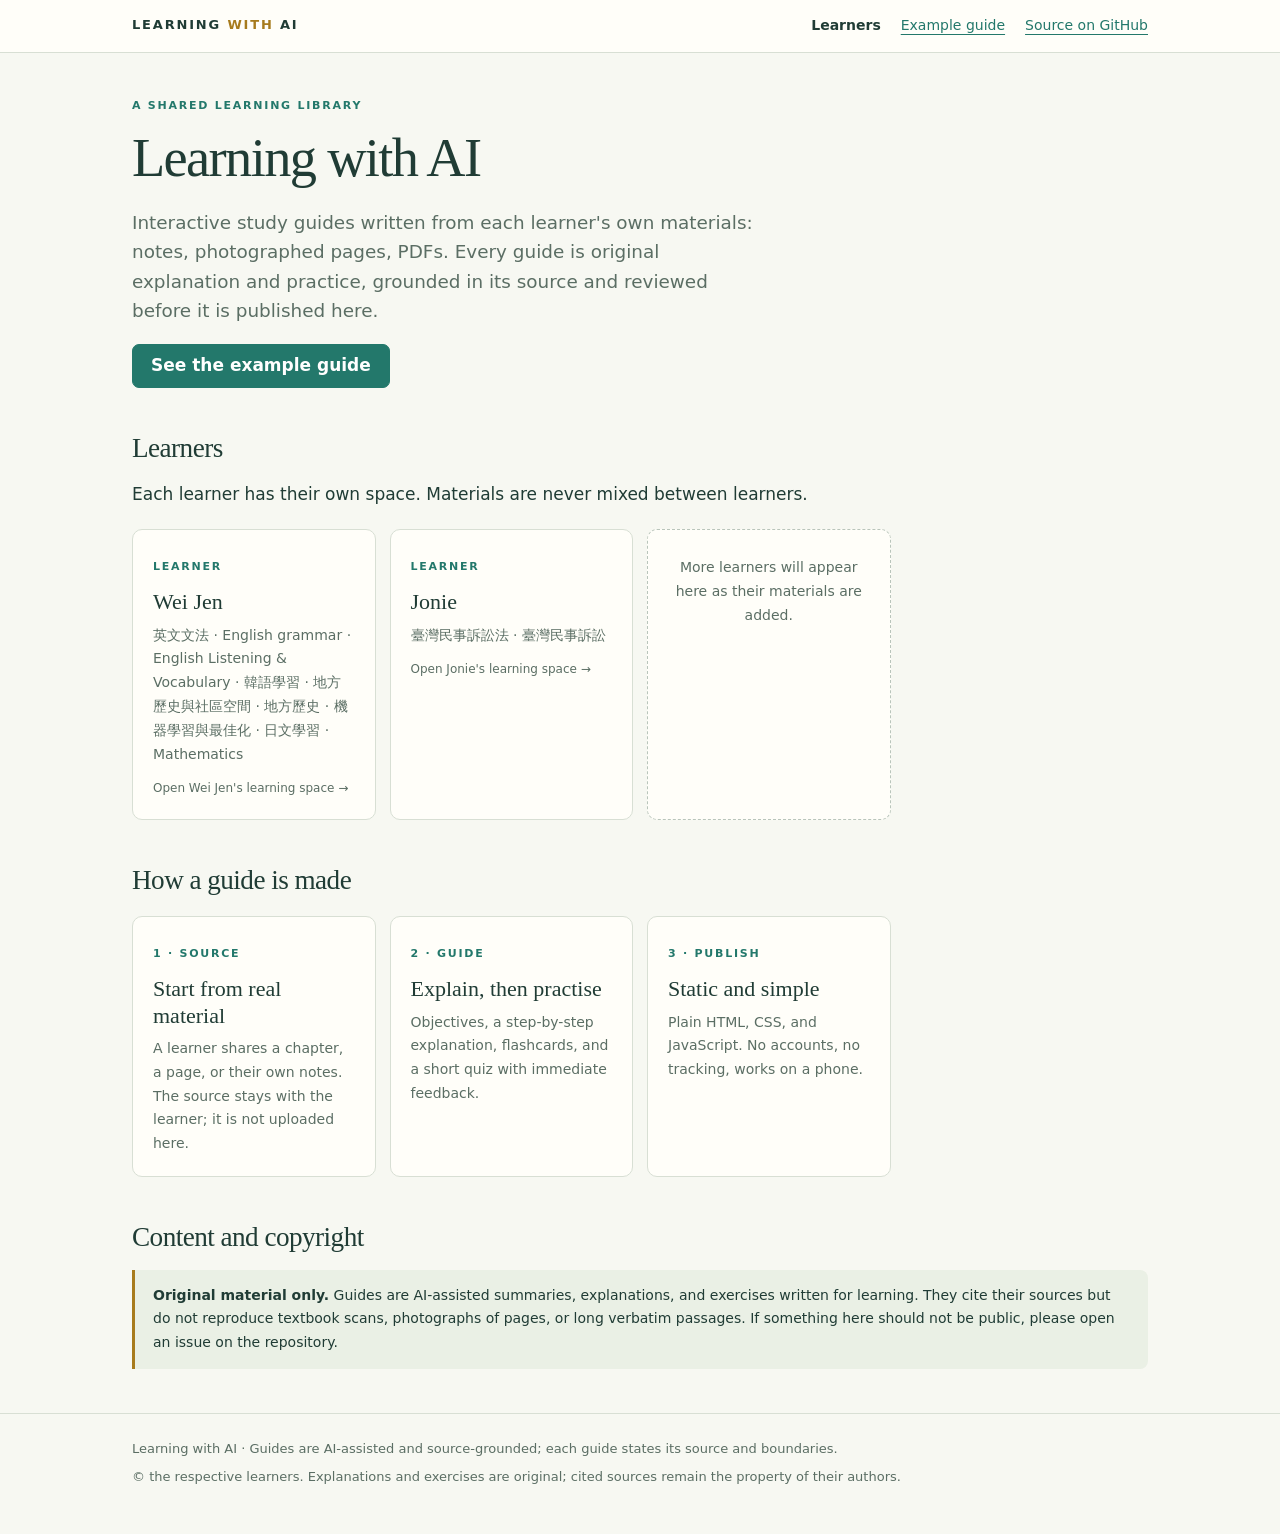
<file: index.html>
<!doctype html>
<html lang="en">
<head>
<meta charset="utf-8">
<meta name="viewport" content="width=device-width, initial-scale=1">
<meta name="description" content="Learning with AI: a public library of original, interactive study guides, organised per learner.">
<meta name="generator" content="hermes-azure learn_publisher">
<title>Learning with AI</title>
<link rel="icon" href="data:image/svg+xml,%3Csvg xmlns=%27http://www.w3.org/2000/svg%27 viewBox=%270 0 32 32%27%3E%3Crect width=%2732%27 height=%2732%27 rx=%277%27 fill=%27%2323786b%27/%3E%3Ctext x=%2716%27 y=%2722%27 font-family=%27Georgia,serif%27 font-size=%2719%27 text-anchor=%27middle%27 fill=%27%23fffef9%27%3EL%3C/text%3E%3C/svg%3E">
<link rel="stylesheet" href="assets/css/site.css">
<script src="assets/js/site.js" defer></script>
</head>
<body>
<a class="skip" href="#main">Skip to content</a>
<header class="site-header">
  <div class="wrap">
    <a class="brand" href="./">Learning <span>with</span> AI</a>
    <nav class="site-nav" aria-label="Site"><a href="./" aria-current="page">Learners</a><a href="examples/interactive-study-guide/">Example guide</a><a href="https://github.com/weijen-ai/learn">Source on GitHub</a></nav>
  </div>
</header>

<main id="main" class="wrap">
  <section aria-labelledby="intro">
    <p class="eyebrow">A shared learning library</p>
    <h1 id="intro">Learning with AI</h1>
    <p class="lede">Interactive study guides written from each learner's own materials: notes, photographed pages, PDFs. Every guide is original explanation and practice, grounded in its source and reviewed before it is published here.</p>
    <p><a class="button" href="examples/interactive-study-guide/">See the example guide</a></p>
  </section>

  <section aria-labelledby="learners">
    <h2 id="learners">Learners</h2>
    <p>Each learner has their own space. Materials are never mixed between learners.</p>
    <div class="cards">
      <a class="card" href="weijen/">
        <span class="eyebrow">Learner</span>
        <h3>Wei Jen</h3>
        <p>英文文法 · English grammar · English Listening &amp; Vocabulary · 韓語學習 · 地方歷史與社區空間 · 地方歷史 · 機器學習與最佳化 · 日文學習 · Mathematics</p>
        <span class="meta">Open Wei Jen's learning space →</span>
      </a>
      <a class="card" href="jonie/">
        <span class="eyebrow">Learner</span>
        <h3>Jonie</h3>
        <p>臺灣民事訴訟法 · 臺灣民事訴訟</p>
        <span class="meta">Open Jonie's learning space →</span>
      </a>
      <div class="card empty" aria-label="More learners coming soon">
        <p>More learners will appear here as their materials are added.</p>
      </div>
    </div>
  </section>

  <section aria-labelledby="how">
    <h2 id="how">How a guide is made</h2>
    <div class="cards">
      <article class="card">
        <span class="eyebrow">1 · Source</span>
        <h3>Start from real material</h3>
        <p>A learner shares a chapter, a page, or their own notes. The source stays with the learner; it is not uploaded here.</p>
      </article>
      <article class="card">
        <span class="eyebrow">2 · Guide</span>
        <h3>Explain, then practise</h3>
        <p>Objectives, a step-by-step explanation, flashcards, and a short quiz with immediate feedback.</p>
      </article>
      <article class="card">
        <span class="eyebrow">3 · Publish</span>
        <h3>Static and simple</h3>
        <p>Plain HTML, CSS, and JavaScript. No accounts, no tracking, works on a phone.</p>
      </article>
    </div>
  </section>

  <section aria-labelledby="policy">
    <h2 id="policy">Content and copyright</h2>
    <div class="notice gold">
      <p><strong>Original material only.</strong> Guides are AI-assisted summaries, explanations, and exercises written for learning. They cite their sources but do not reproduce textbook scans, photographs of pages, or long verbatim passages. If something here should not be public, please open an issue on the repository.</p>
    </div>
  </section>
</main>

<footer class="site-footer">
  <div class="wrap">
    <p>Learning with AI · Guides are AI-assisted and source-grounded; each guide states its source and boundaries.</p>
    <p>© the respective learners. Explanations and exercises are original; cited sources remain the property of their authors.</p>
  </div>
</footer>
</body>
</html>
</file>
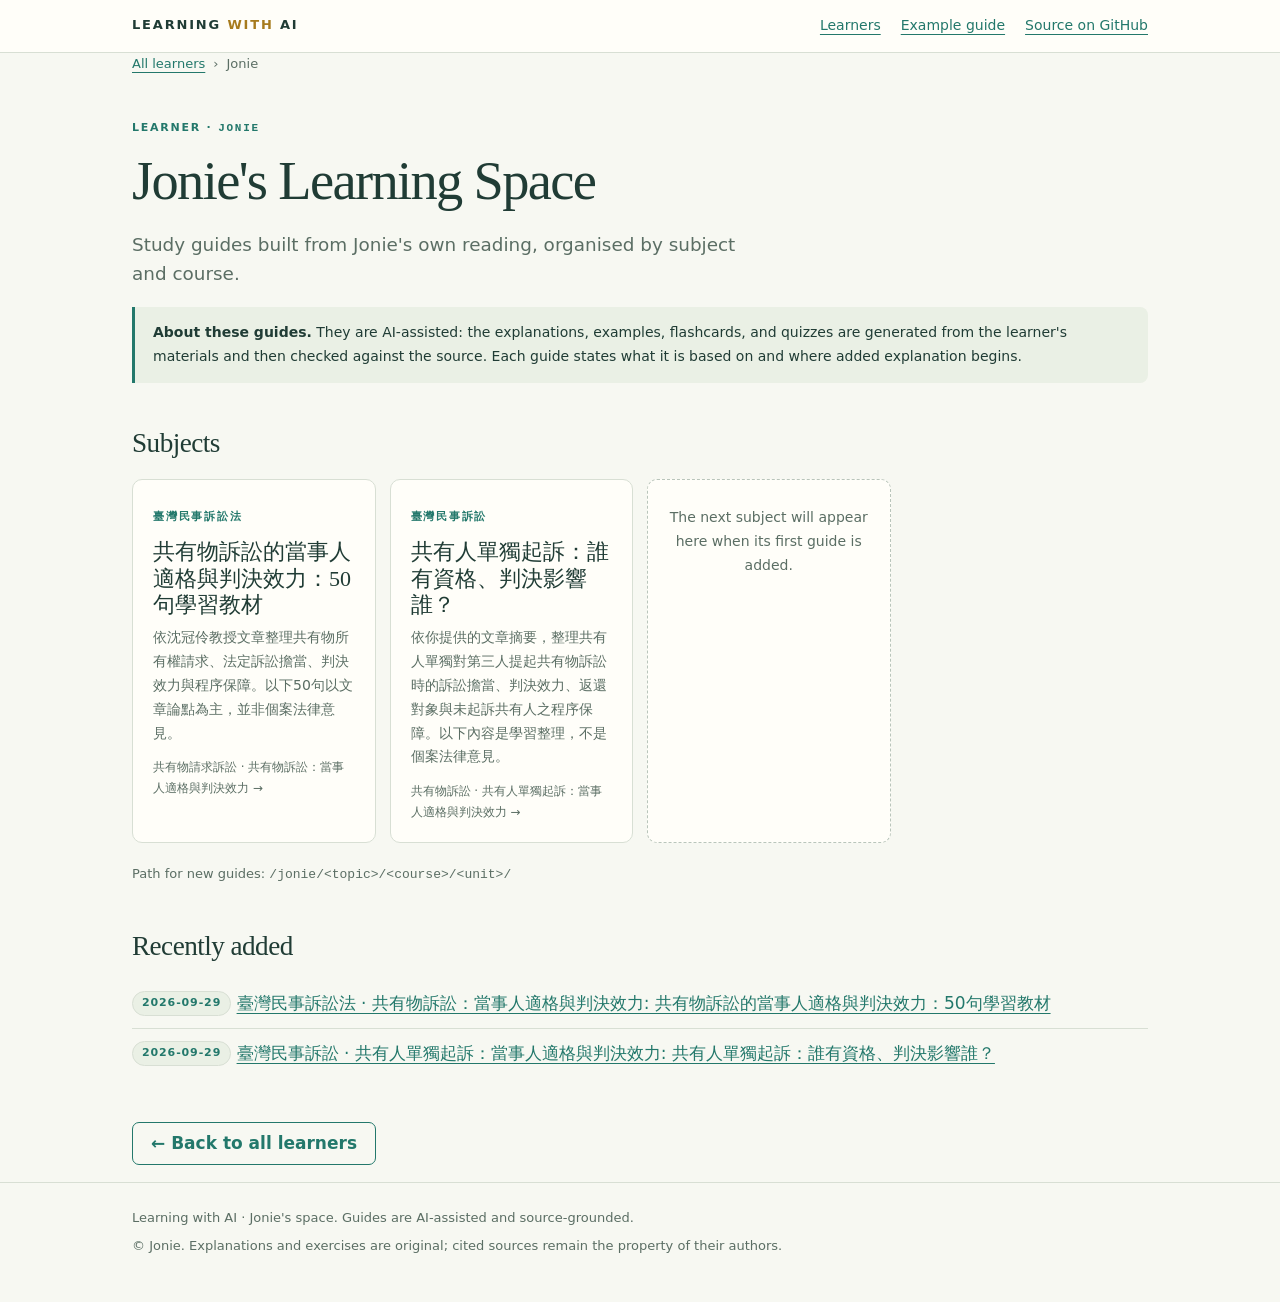
<file: jonie/index.html>
<!doctype html>
<html lang="en">
<head>
<meta charset="utf-8">
<meta name="viewport" content="width=device-width, initial-scale=1">
<meta name="description" content="Jonie&#x27;s learning space: subjects, courses, and recently added study guides.">
<meta name="generator" content="hermes-azure learn_publisher">
<title>Jonie&#x27;s Learning Space · Learning with AI</title>
<link rel="icon" href="data:image/svg+xml,%3Csvg xmlns=%27http://www.w3.org/2000/svg%27 viewBox=%270 0 32 32%27%3E%3Crect width=%2732%27 height=%2732%27 rx=%277%27 fill=%27%2323786b%27/%3E%3Ctext x=%2716%27 y=%2722%27 font-family=%27Georgia,serif%27 font-size=%2719%27 text-anchor=%27middle%27 fill=%27%23fffef9%27%3EL%3C/text%3E%3C/svg%3E">
<link rel="stylesheet" href="../assets/css/site.css">
<script src="../assets/js/site.js" defer></script>
</head>
<body>
<a class="skip" href="#main">Skip to content</a>
<header class="site-header">
  <div class="wrap">
    <a class="brand" href="../">Learning <span>with</span> AI</a>
    <nav class="site-nav" aria-label="Site"><a href="../">Learners</a><a href="../examples/interactive-study-guide/">Example guide</a><a href="https://github.com/weijen-ai/learn">Source on GitHub</a></nav>
  </div>
</header>

<main id="main" class="wrap">
  <nav class="breadcrumb" aria-label="Breadcrumb">
    <ol>
      <li><a href="../">All learners</a></li>
      <li aria-current="page">Jonie</li>
    </ol>
  </nav>

  <section aria-labelledby="title">
    <p class="eyebrow">Learner · <code>jonie</code></p>
    <h1 id="title">Jonie's Learning Space</h1>
    <p class="lede">Study guides built from Jonie&#x27;s own reading, organised by subject and course.</p>
    <div class="notice">
      <p><strong>About these guides.</strong> They are AI-assisted: the explanations, examples, flashcards, and quizzes are generated from the learner's materials and then checked against the source. Each guide states what it is based on and where added explanation begins.</p>
    </div>
  </section>

  <section aria-labelledby="subjects">
    <h2 id="subjects">Subjects</h2>
    <div class="cards">
      <a class="card" href="taiwan-civil-procedure/shared-property-litigation/party-standing-and-judgment-effect/">
        <span class="eyebrow">臺灣民事訴訟法</span>
        <h3>共有物訴訟的當事人適格與判決效力：50句學習教材</h3>
        <p>依沈冠伶教授文章整理共有物所有權請求、法定訴訟擔當、判決效力與程序保障。以下50句以文章論點為主，並非個案法律意見。</p>
        <span class="meta">共有物請求訴訟 · 共有物訴訟：當事人適格與判決效力 →</span>
      </a>
      <a class="card" href="taiwan-civil-procedure/shared-property-litigation/single-co-owner-standing-and-judgment-effect/">
        <span class="eyebrow">臺灣民事訴訟</span>
        <h3>共有人單獨起訴：誰有資格、判決影響誰？</h3>
        <p>依你提供的文章摘要，整理共有人單獨對第三人提起共有物訴訟時的訴訟擔當、判決效力、返還對象與未起訴共有人之程序保障。以下內容是學習整理，不是個案法律意見。</p>
        <span class="meta">共有物訴訟 · 共有人單獨起訴：當事人適格與判決效力 →</span>
      </a>
      <div class="card empty" aria-label="Next subject coming soon">
        <p>The next subject will appear here when its first guide is added.</p>
      </div>
    </div>
    <p class="breadcrumb">Path for new guides: <code>/jonie/&lt;topic&gt;/&lt;course&gt;/&lt;unit&gt;/</code></p>
  </section>

  <section aria-labelledby="recent">
    <h2 id="recent">Recently added</h2>
    <ul class="plain">
      <li><span class="badge">2026-09-29</span> <a href="taiwan-civil-procedure/shared-property-litigation/party-standing-and-judgment-effect/">臺灣民事訴訟法 · 共有物訴訟：當事人適格與判決效力: 共有物訴訟的當事人適格與判決效力：50句學習教材</a></li>
      <li><span class="badge">2026-09-29</span> <a href="taiwan-civil-procedure/shared-property-litigation/single-co-owner-standing-and-judgment-effect/">臺灣民事訴訟 · 共有人單獨起訴：當事人適格與判決效力: 共有人單獨起訴：誰有資格、判決影響誰？</a></li>
    </ul>
  </section>

  <p><a class="button secondary" href="../">← Back to all learners</a></p>
</main>

<footer class="site-footer">
  <div class="wrap">
    <p>Learning with AI · Jonie's space. Guides are AI-assisted and source-grounded.</p>
    <p>© Jonie. Explanations and exercises are original; cited sources remain the property of their authors.</p>
  </div>
</footer>
</body>
</html>
</file>
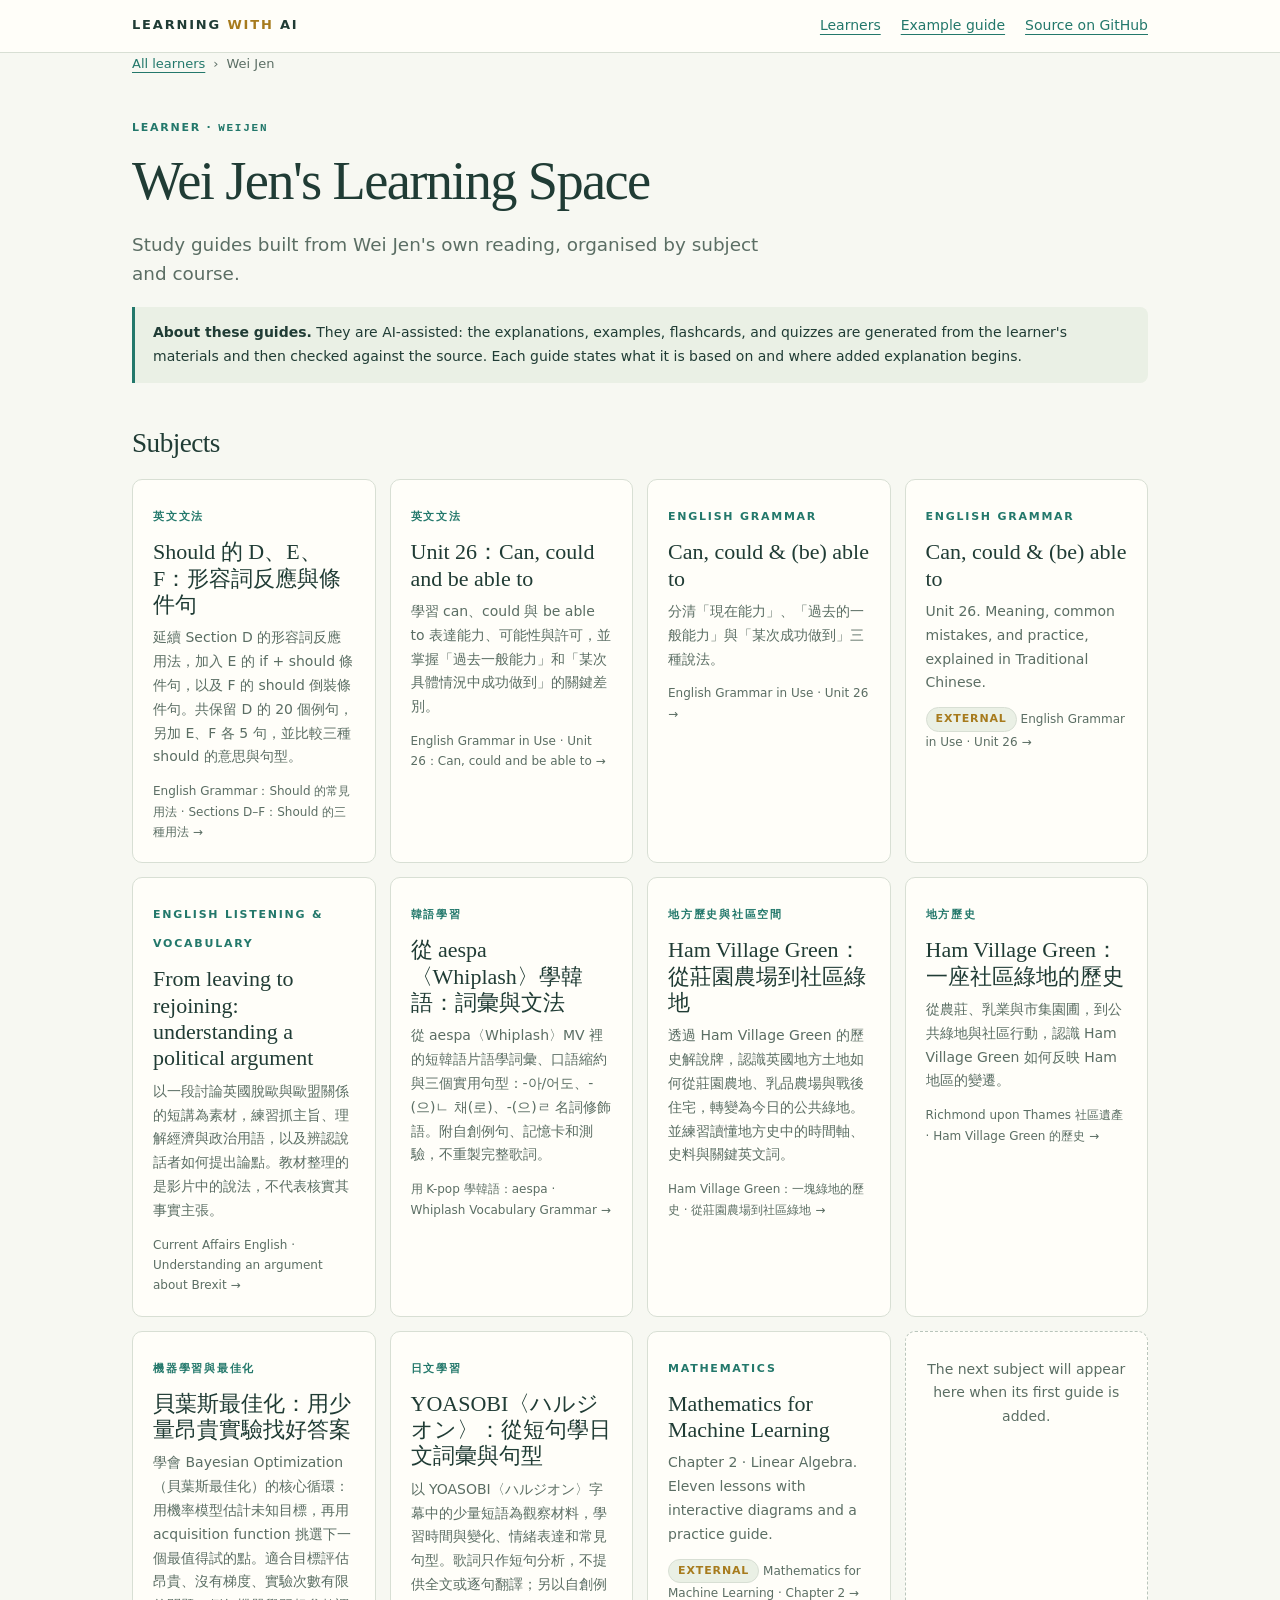
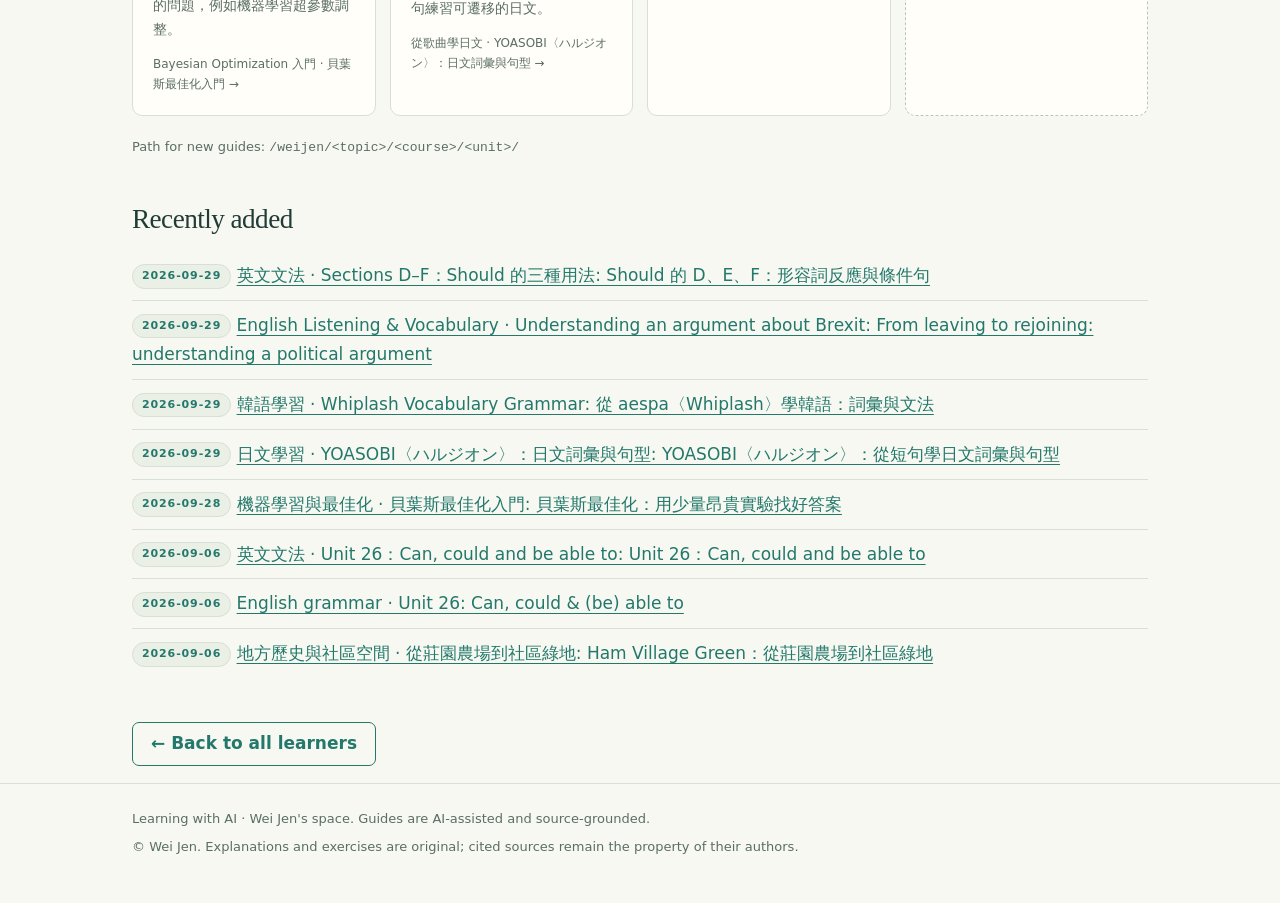
<file: weijen/index.html>
<!doctype html>
<html lang="en">
<head>
<meta charset="utf-8">
<meta name="viewport" content="width=device-width, initial-scale=1">
<meta name="description" content="Wei Jen&#x27;s learning space: subjects, courses, and recently added study guides.">
<meta name="generator" content="hermes-azure learn_publisher">
<title>Wei Jen&#x27;s Learning Space · Learning with AI</title>
<link rel="icon" href="data:image/svg+xml,%3Csvg xmlns=%27http://www.w3.org/2000/svg%27 viewBox=%270 0 32 32%27%3E%3Crect width=%2732%27 height=%2732%27 rx=%277%27 fill=%27%2323786b%27/%3E%3Ctext x=%2716%27 y=%2722%27 font-family=%27Georgia,serif%27 font-size=%2719%27 text-anchor=%27middle%27 fill=%27%23fffef9%27%3EL%3C/text%3E%3C/svg%3E">
<link rel="stylesheet" href="../assets/css/site.css">
<script src="../assets/js/site.js" defer></script>
</head>
<body>
<a class="skip" href="#main">Skip to content</a>
<header class="site-header">
  <div class="wrap">
    <a class="brand" href="../">Learning <span>with</span> AI</a>
    <nav class="site-nav" aria-label="Site"><a href="../">Learners</a><a href="../examples/interactive-study-guide/">Example guide</a><a href="https://github.com/weijen-ai/learn">Source on GitHub</a></nav>
  </div>
</header>

<main id="main" class="wrap">
  <nav class="breadcrumb" aria-label="Breadcrumb">
    <ol>
      <li><a href="../">All learners</a></li>
      <li aria-current="page">Wei Jen</li>
    </ol>
  </nav>

  <section aria-labelledby="title">
    <p class="eyebrow">Learner · <code>weijen</code></p>
    <h1 id="title">Wei Jen's Learning Space</h1>
    <p class="lede">Study guides built from Wei Jen&#x27;s own reading, organised by subject and course.</p>
    <div class="notice">
      <p><strong>About these guides.</strong> They are AI-assisted: the explanations, examples, flashcards, and quizzes are generated from the learner's materials and then checked against the source. Each guide states what it is based on and where added explanation begins.</p>
    </div>
  </section>

  <section aria-labelledby="subjects">
    <h2 id="subjects">Subjects</h2>
    <div class="cards">
      <a class="card" href="english-grammar/english-grammar-should/should-after-adjectives-d/">
        <span class="eyebrow">英文文法</span>
        <h3>Should 的 D、E、F：形容詞反應與條件句</h3>
        <p>延續 Section D 的形容詞反應用法，加入 E 的 if + should 條件句，以及 F 的 should 倒裝條件句。共保留 D 的 20 個例句，另加 E、F 各 5 句，並比較三種 should 的意思與句型。</p>
        <span class="meta">English Grammar：Should 的常見用法 · Sections D–F：Should 的三種用法 →</span>
      </a>
      <a class="card" href="english-grammar/english-grammar-in-use/unit-26-can-could-be-able-to/">
        <span class="eyebrow">英文文法</span>
        <h3>Unit 26：Can, could and be able to</h3>
        <p>學習 can、could 與 be able to 表達能力、可能性與許可，並掌握「過去一般能力」和「某次具體情況中成功做到」的關鍵差別。</p>
        <span class="meta">English Grammar in Use · Unit 26：Can, could and be able to →</span>
      </a>
      <a class="card" href="english-grammar/english-grammar-in-use/unit-26/">
        <span class="eyebrow">English grammar</span>
        <h3>Can, could &amp; (be) able to</h3>
        <p>分清「現在能力」、「過去的一般能力」與「某次成功做到」三種說法。</p>
        <span class="meta">English Grammar in Use · Unit 26 →</span>
      </a>
      <a class="card" href="https://weijen.github.io/Learning-with-ai/weijen/english-grammar/can-could-able-to/unit-26/">
        <span class="eyebrow">English grammar</span>
        <h3>Can, could &amp; (be) able to</h3>
        <p>Unit 26. Meaning, common mistakes, and practice, explained in Traditional Chinese.</p>
        <span class="meta"><span class="badge gold">External</span> English Grammar in Use · Unit 26 →</span>
      </a>
      <a class="card" href="english-listening/current-affairs-english/brexit-prosperity-argument/">
        <span class="eyebrow">English Listening &amp; Vocabulary</span>
        <h3>From leaving to rejoining: understanding a political argument</h3>
        <p>以一段討論英國脫歐與歐盟關係的短講為素材，練習抓主旨、理解經濟與政治用語，以及辨認說話者如何提出論點。教材整理的是影片中的說法，不代表核實其事實主張。</p>
        <span class="meta">Current Affairs English · Understanding an argument about Brexit →</span>
      </a>
      <a class="card" href="korean-learning/aespa-whiplash-korean/whiplash-vocabulary-grammar/">
        <span class="eyebrow">韓語學習</span>
        <h3>從 aespa〈Whiplash〉學韓語：詞彙與文法</h3>
        <p>從 aespa〈Whiplash〉MV 裡的短韓語片語學詞彙、口語縮約與三個實用句型：-아/어도、-(으)ㄴ 채(로)、-(으)ㄹ 名詞修飾語。附自創例句、記憶卡和測驗，不重製完整歌詞。</p>
        <span class="meta">用 K-pop 學韓語：aespa · Whiplash Vocabulary Grammar →</span>
      </a>
      <a class="card" href="local-history/ham-village-green/from-manor-farm-to-community-green/">
        <span class="eyebrow">地方歷史與社區空間</span>
        <h3>Ham Village Green：從莊園農場到社區綠地</h3>
        <p>透過 Ham Village Green 的歷史解說牌，認識英國地方土地如何從莊園農地、乳品農場與戰後住宅，轉變為今日的公共綠地。並練習讀懂地方史中的時間軸、史料與關鍵英文詞。</p>
        <span class="meta">Ham Village Green：一塊綠地的歷史 · 從莊園農場到社區綠地 →</span>
      </a>
      <a class="card" href="local-history/richmond-upon-thames-heritage/ham-village-green/">
        <span class="eyebrow">地方歷史</span>
        <h3>Ham Village Green：一座社區綠地的歷史</h3>
        <p>從農莊、乳業與市集園圃，到公共綠地與社區行動，認識 Ham Village Green 如何反映 Ham 地區的變遷。</p>
        <span class="meta">Richmond upon Thames 社區遺產 · Ham Village Green 的歷史 →</span>
      </a>
      <a class="card" href="machine-learning/bayesian-optimization-foundations/bayesian-optimization-intro/">
        <span class="eyebrow">機器學習與最佳化</span>
        <h3>貝葉斯最佳化：用少量昂貴實驗找好答案</h3>
        <p>學會 Bayesian Optimization（貝葉斯最佳化）的核心循環：用機率模型估計未知目標，再用 acquisition function 挑選下一個最值得試的點。適合目標評估昂貴、沒有梯度、實驗次數有限的問題，例如機器學習超參數調整。</p>
        <span class="meta">Bayesian Optimization 入門 · 貝葉斯最佳化入門 →</span>
      </a>
      <a class="card" href="japanese-learning/japanese-through-music/yoasobi-halzion-japanese/">
        <span class="eyebrow">日文學習</span>
        <h3>YOASOBI〈ハルジオン〉：從短句學日文詞彙與句型</h3>
        <p>以 YOASOBI〈ハルジオン〉字幕中的少量短語為觀察材料，學習時間與變化、情緒表達和常見句型。歌詞只作短句分析，不提供全文或逐句翻譯；另以自創例句練習可遷移的日文。</p>
        <span class="meta">從歌曲學日文 · YOASOBI〈ハルジオン〉：日文詞彙與句型 →</span>
      </a>
      <a class="card" href="https://weijen.github.io/mml/chapter-2/">
        <span class="eyebrow">Mathematics</span>
        <h3>Mathematics for Machine Learning</h3>
        <p>Chapter 2 · Linear Algebra. Eleven lessons with interactive diagrams and a practice guide.</p>
        <span class="meta"><span class="badge gold">External</span> Mathematics for Machine Learning · Chapter 2 →</span>
      </a>
      <div class="card empty" aria-label="Next subject coming soon">
        <p>The next subject will appear here when its first guide is added.</p>
      </div>
    </div>
    <p class="breadcrumb">Path for new guides: <code>/weijen/&lt;topic&gt;/&lt;course&gt;/&lt;unit&gt;/</code></p>
  </section>

  <section aria-labelledby="recent">
    <h2 id="recent">Recently added</h2>
    <ul class="plain">
      <li><span class="badge">2026-09-29</span> <a href="english-grammar/english-grammar-should/should-after-adjectives-d/">英文文法 · Sections D–F：Should 的三種用法: Should 的 D、E、F：形容詞反應與條件句</a></li>
      <li><span class="badge">2026-09-29</span> <a href="english-listening/current-affairs-english/brexit-prosperity-argument/">English Listening &amp; Vocabulary · Understanding an argument about Brexit: From leaving to rejoining: understanding a political argument</a></li>
      <li><span class="badge">2026-09-29</span> <a href="korean-learning/aespa-whiplash-korean/whiplash-vocabulary-grammar/">韓語學習 · Whiplash Vocabulary Grammar: 從 aespa〈Whiplash〉學韓語：詞彙與文法</a></li>
      <li><span class="badge">2026-09-29</span> <a href="japanese-learning/japanese-through-music/yoasobi-halzion-japanese/">日文學習 · YOASOBI〈ハルジオン〉：日文詞彙與句型: YOASOBI〈ハルジオン〉：從短句學日文詞彙與句型</a></li>
      <li><span class="badge">2026-09-28</span> <a href="machine-learning/bayesian-optimization-foundations/bayesian-optimization-intro/">機器學習與最佳化 · 貝葉斯最佳化入門: 貝葉斯最佳化：用少量昂貴實驗找好答案</a></li>
      <li><span class="badge">2026-09-06</span> <a href="english-grammar/english-grammar-in-use/unit-26-can-could-be-able-to/">英文文法 · Unit 26：Can, could and be able to: Unit 26：Can, could and be able to</a></li>
      <li><span class="badge">2026-09-06</span> <a href="english-grammar/english-grammar-in-use/unit-26/">English grammar · Unit 26: Can, could &amp; (be) able to</a></li>
      <li><span class="badge">2026-09-06</span> <a href="local-history/ham-village-green/from-manor-farm-to-community-green/">地方歷史與社區空間 · 從莊園農場到社區綠地: Ham Village Green：從莊園農場到社區綠地</a></li>
    </ul>
  </section>

  <p><a class="button secondary" href="../">← Back to all learners</a></p>
</main>

<footer class="site-footer">
  <div class="wrap">
    <p>Learning with AI · Wei Jen's space. Guides are AI-assisted and source-grounded.</p>
    <p>© Wei Jen. Explanations and exercises are original; cited sources remain the property of their authors.</p>
  </div>
</footer>
</body>
</html>
</file>
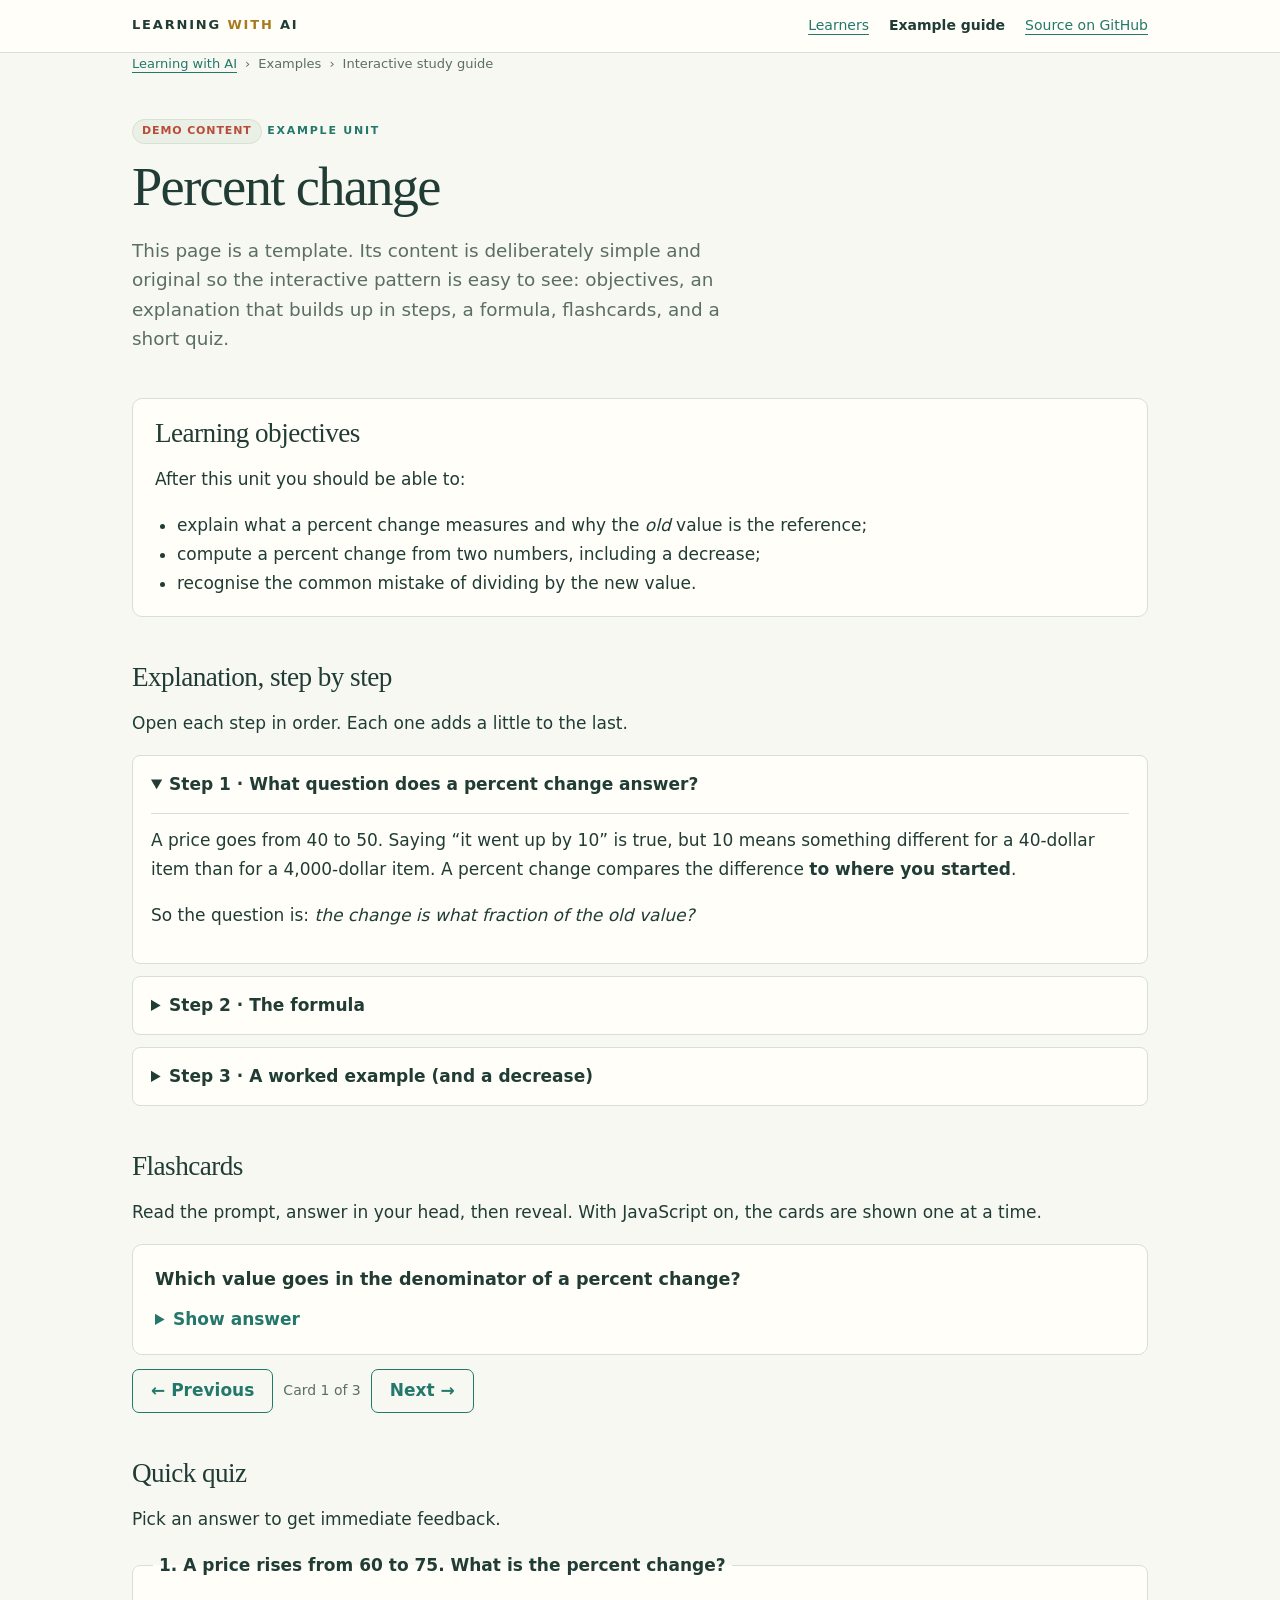
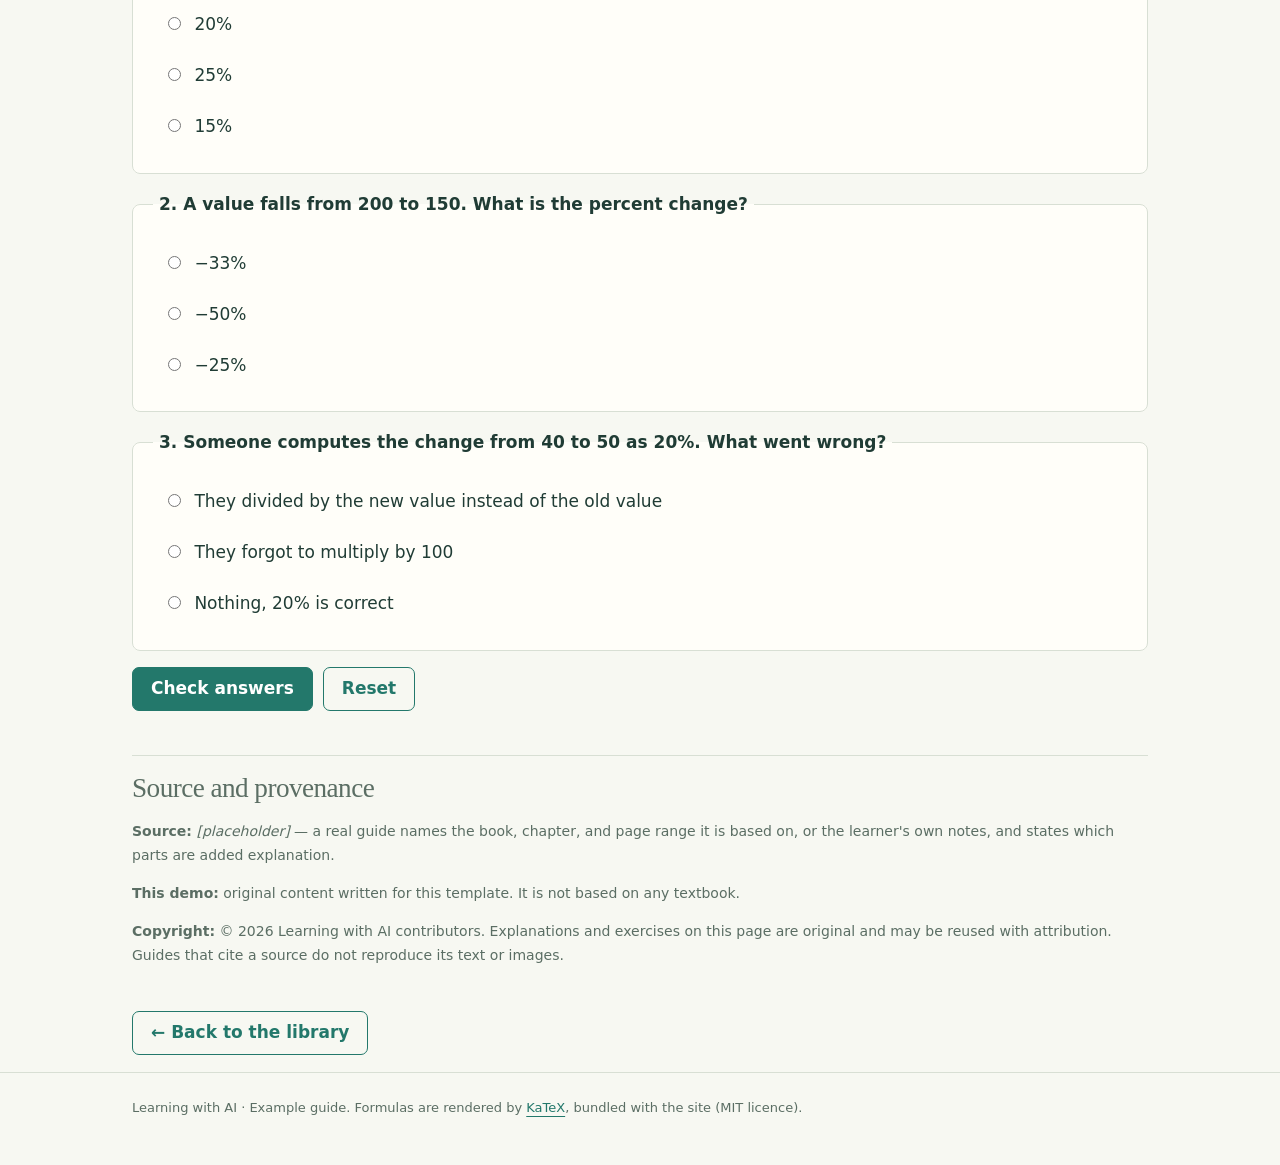
<file: examples/interactive-study-guide/index.html>
<!doctype html>
<html lang="en">
<head>
<meta charset="utf-8">
<meta name="viewport" content="width=device-width, initial-scale=1">
<meta name="description" content="Demo study guide showing the Learning with AI pattern: objectives, progressive explanation, formulas, flashcards, and a quiz with immediate feedback.">
<title>Example study guide · Percent change</title>
<link rel="icon" href="data:image/svg+xml,%3Csvg xmlns=%27http://www.w3.org/2000/svg%27 viewBox=%270 0 32 32%27%3E%3Crect width=%2732%27 height=%2732%27 rx=%277%27 fill=%27%2323786b%27/%3E%3Ctext x=%2716%27 y=%2722%27 font-family=%27Georgia,serif%27 font-size=%2719%27 text-anchor=%27middle%27 fill=%27%23fffef9%27%3EL%3C/text%3E%3C/svg%3E">
<link rel="stylesheet" href="../../assets/css/site.css">
<link rel="stylesheet" href="../../assets/vendor/katex/katex.min.css">
<script src="../../assets/vendor/katex/katex.min.js" defer></script>
<script src="../../assets/vendor/katex/contrib/auto-render.min.js" defer></script>
<script src="../../assets/js/site.js" defer></script>
</head>
<body>
<a class="skip" href="#main">Skip to content</a>
<header class="site-header">
  <div class="wrap">
    <a class="brand" href="../../">Learning <span>with</span> AI</a>
    <nav class="site-nav" aria-label="Site">
      <a href="../../">Learners</a>
      <a href="./" aria-current="page">Example guide</a>
      <a href="https://github.com/weijen-ai/learn">Source on GitHub</a>
    </nav>
  </div>
</header>

<main id="main" class="wrap">
  <nav class="breadcrumb" aria-label="Breadcrumb">
    <ol>
      <li><a href="../../">Learning with AI</a></li>
      <li>Examples</li>
      <li aria-current="page">Interactive study guide</li>
    </ol>
  </nav>

  <section aria-labelledby="title">
    <p class="eyebrow"><span class="badge coral">Demo content</span> Example unit</p>
    <h1 id="title">Percent change</h1>
    <p class="lede">This page is a template. Its content is deliberately simple and original so the interactive pattern is easy to see: objectives, an explanation that builds up in steps, a formula, flashcards, and a short quiz.</p>
  </section>

  <section class="objectives" aria-labelledby="objectives">
    <h2 id="objectives">Learning objectives</h2>
    <p>After this unit you should be able to:</p>
    <ul>
      <li>explain what a percent change measures and why the <em>old</em> value is the reference;</li>
      <li>compute a percent change from two numbers, including a decrease;</li>
      <li>recognise the common mistake of dividing by the new value.</li>
    </ul>
  </section>

  <section aria-labelledby="explain">
    <h2 id="explain">Explanation, step by step</h2>
    <p>Open each step in order. Each one adds a little to the last.</p>

    <details class="step" open>
      <summary>Step 1 · What question does a percent change answer?</summary>
      <div class="body">
        <p>A price goes from 40 to 50. Saying “it went up by 10” is true, but 10 means something different for a 40-dollar item than for a 4,000-dollar item. A percent change compares the difference <strong>to where you started</strong>.</p>
        <p>So the question is: <em>the change is what fraction of the old value?</em></p>
      </div>
    </details>

    <details class="step">
      <summary>Step 2 · The formula</summary>
      <div class="body">
        <p>Write the old value as $\text{old}$ and the new value as $\text{new}$. Then</p>
        <div class="math-block">$$\text{percent change} = \frac{\text{new} - \text{old}}{\text{old}} \times 100\%$$</div>
        <p>The numerator is the change. The denominator is the reference: always the old value.</p>
      </div>
    </details>

    <details class="step">
      <summary>Step 3 · A worked example (and a decrease)</summary>
      <div class="body">
        <p>From 40 to 50: $\frac{50 - 40}{40} \times 100\% = \frac{10}{40} \times 100\% = 25\%$.</p>
        <p>From 50 back to 40: $\frac{40 - 50}{50} \times 100\% = -20\%$. The same 10 is now a smaller share, because the reference is 50, and the sign tells you it is a decrease.</p>
        <p><strong>Check yourself:</strong> going up 25% and then down 20% returns you to the start. Percent changes do not simply cancel.</p>
      </div>
    </details>
  </section>

  <section aria-labelledby="flashcards">
    <h2 id="flashcards">Flashcards</h2>
    <p>Read the prompt, answer in your head, then reveal. With JavaScript on, the cards are shown one at a time.</p>
    <div class="flashcard-deck">
      <article class="flashcard">
        <p class="prompt">Which value goes in the denominator of a percent change?</p>
        <details><summary>Show answer</summary><div class="answer">The <strong>old</strong> value. The change is measured relative to where you started.</div></details>
      </article>
      <article class="flashcard">
        <p class="prompt">A quantity goes from 80 to 100. What is the percent change?</p>
        <details><summary>Show answer</summary><div class="answer">$\frac{100-80}{80}\times100\% = 25\%$.</div></details>
      </article>
      <article class="flashcard">
        <p class="prompt">What does a negative percent change mean?</p>
        <details><summary>Show answer</summary><div class="answer">A decrease: the new value is smaller than the old one.</div></details>
      </article>
    </div>
  </section>

  <section aria-labelledby="quiz">
    <h2 id="quiz">Quick quiz</h2>
    <p>Pick an answer to get immediate feedback.</p>
    <form class="quiz" novalidate>
      <fieldset class="quiz-item" data-answer="b" data-explain="The change is 15 and the reference is the old value 60, so 15 ÷ 60 = 25%.">
        <legend>1. A price rises from 60 to 75. What is the percent change?</legend>
        <label><input type="radio" name="q1" value="a"> 20%</label>
        <label><input type="radio" name="q1" value="b"> 25%</label>
        <label><input type="radio" name="q1" value="c"> 15%</label>
      </fieldset>
      <fieldset class="quiz-item" data-answer="c" data-explain="From 200 to 150 the change is −50, and −50 ÷ 200 = −25%.">
        <legend>2. A value falls from 200 to 150. What is the percent change?</legend>
        <label><input type="radio" name="q2" value="a"> −33%</label>
        <label><input type="radio" name="q2" value="b"> −50%</label>
        <label><input type="radio" name="q2" value="c"> −25%</label>
      </fieldset>
      <fieldset class="quiz-item" data-answer="a" data-explain="Dividing by the new value gives 10 ÷ 50 = 20%, which is the common mistake; the correct reference is the old value.">
        <legend>3. Someone computes the change from 40 to 50 as 20%. What went wrong?</legend>
        <label><input type="radio" name="q3" value="a"> They divided by the new value instead of the old value</label>
        <label><input type="radio" name="q3" value="b"> They forgot to multiply by 100</label>
        <label><input type="radio" name="q3" value="c"> Nothing, 20% is correct</label>
      </fieldset>
      <p class="quiz-score" role="status" aria-live="polite"></p>
      <div class="quiz-actions">
        <button type="submit" class="button">Check answers</button>
        <button type="reset" class="button secondary">Reset</button>
      </div>
    </form>
  </section>

  <section class="provenance" aria-labelledby="source">
    <h2 id="source">Source and provenance</h2>
    <p><strong>Source:</strong> <em>[placeholder]</em> — a real guide names the book, chapter, and page range it is based on, or the learner's own notes, and states which parts are added explanation.</p>
    <p><strong>This demo:</strong> original content written for this template. It is not based on any textbook.</p>
    <p><strong>Copyright:</strong> © 2026 Learning with AI contributors. Explanations and exercises on this page are original and may be reused with attribution. Guides that cite a source do not reproduce its text or images.</p>
  </section>

  <p><a class="button secondary" href="../../">← Back to the library</a></p>
</main>

<footer class="site-footer">
  <div class="wrap">
    <p>Learning with AI · Example guide. Formulas are rendered by <a href="https://katex.org/">KaTeX</a>, bundled with the site (MIT licence).</p>
  </div>
</footer>
</body>
</html>
</file>
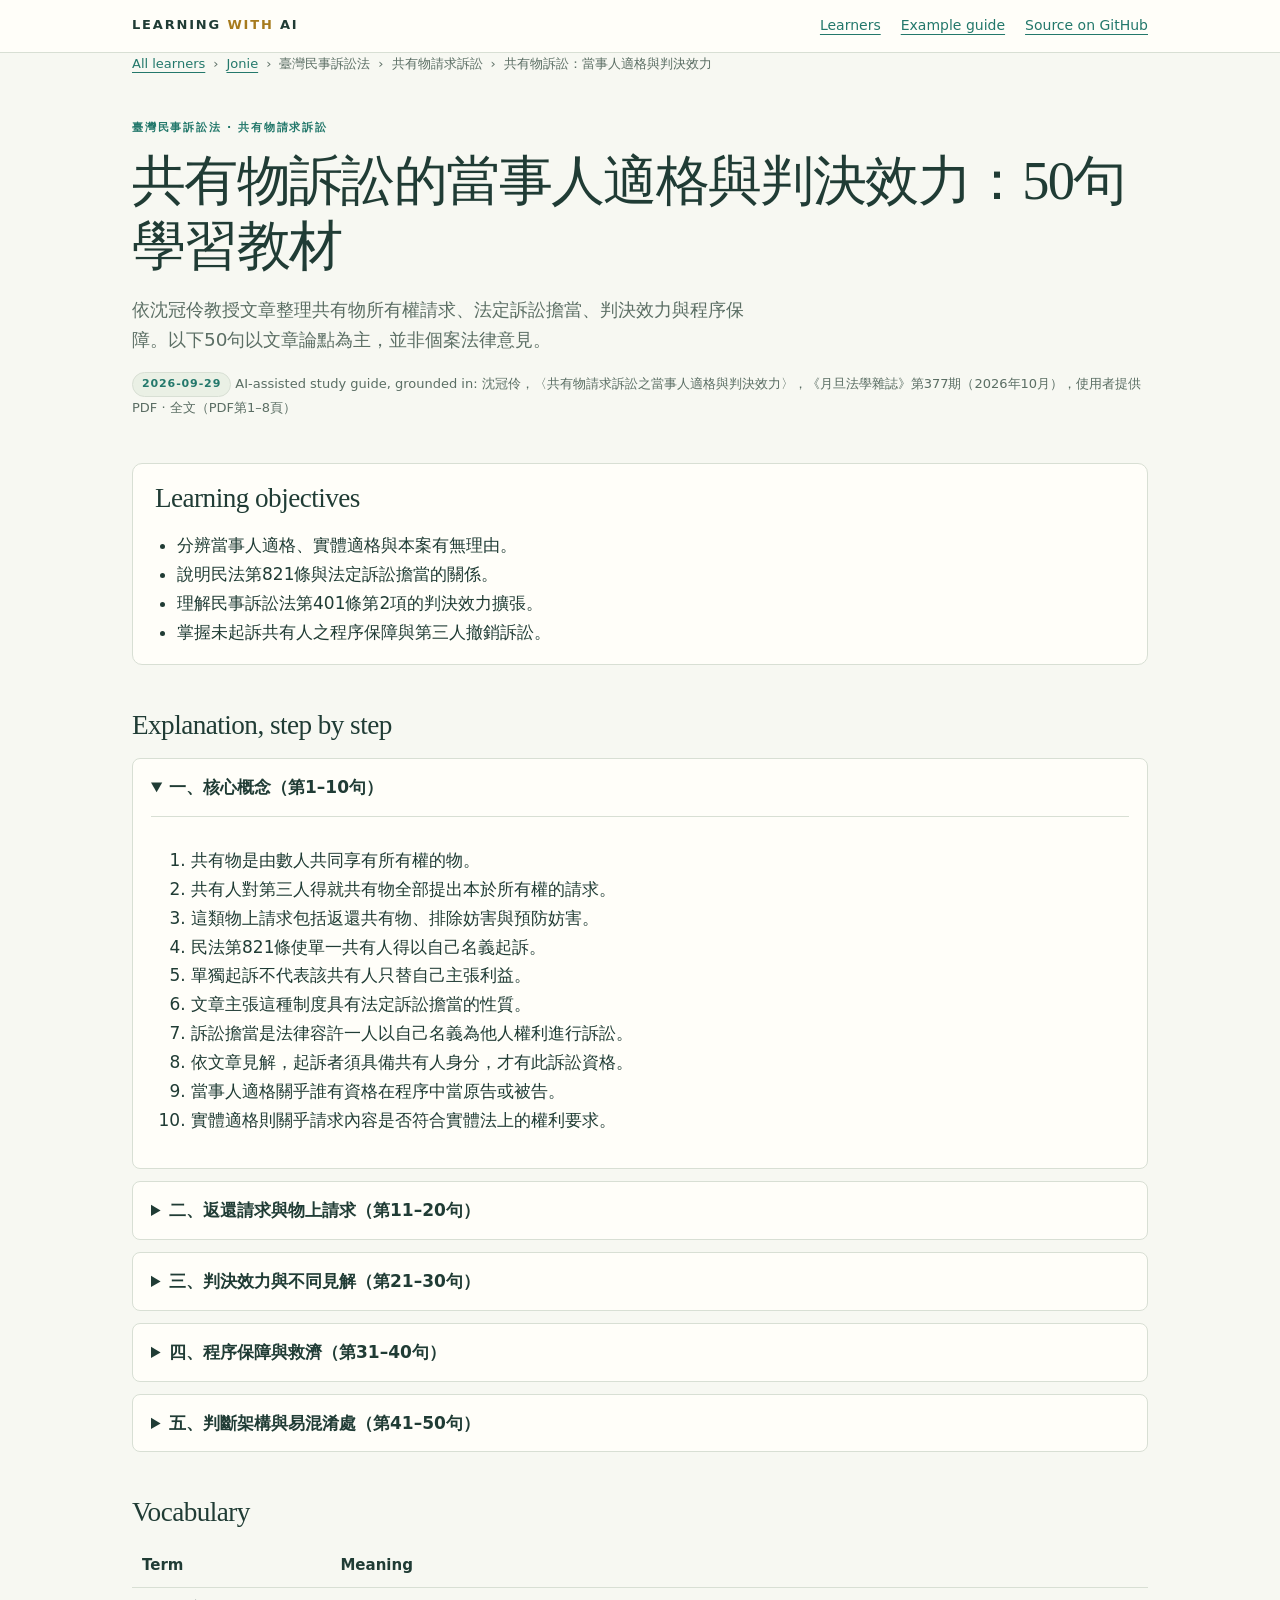
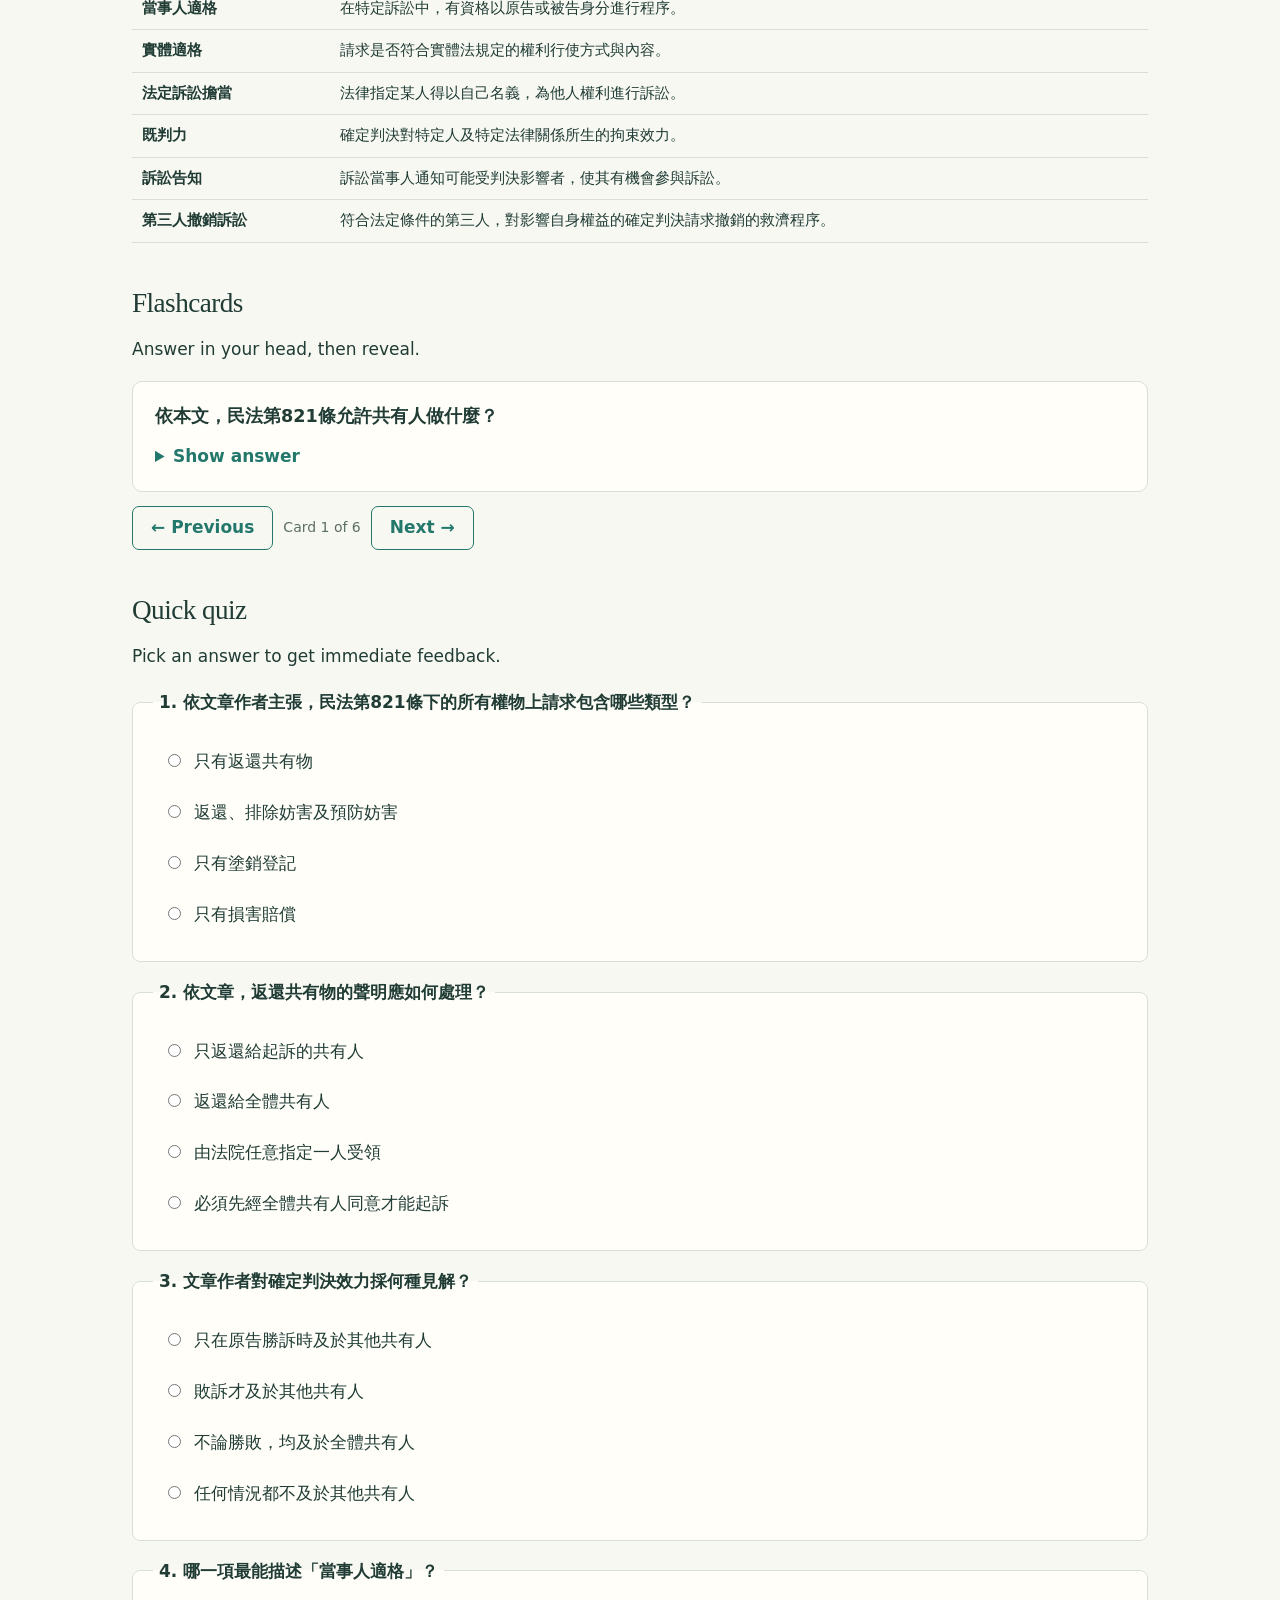
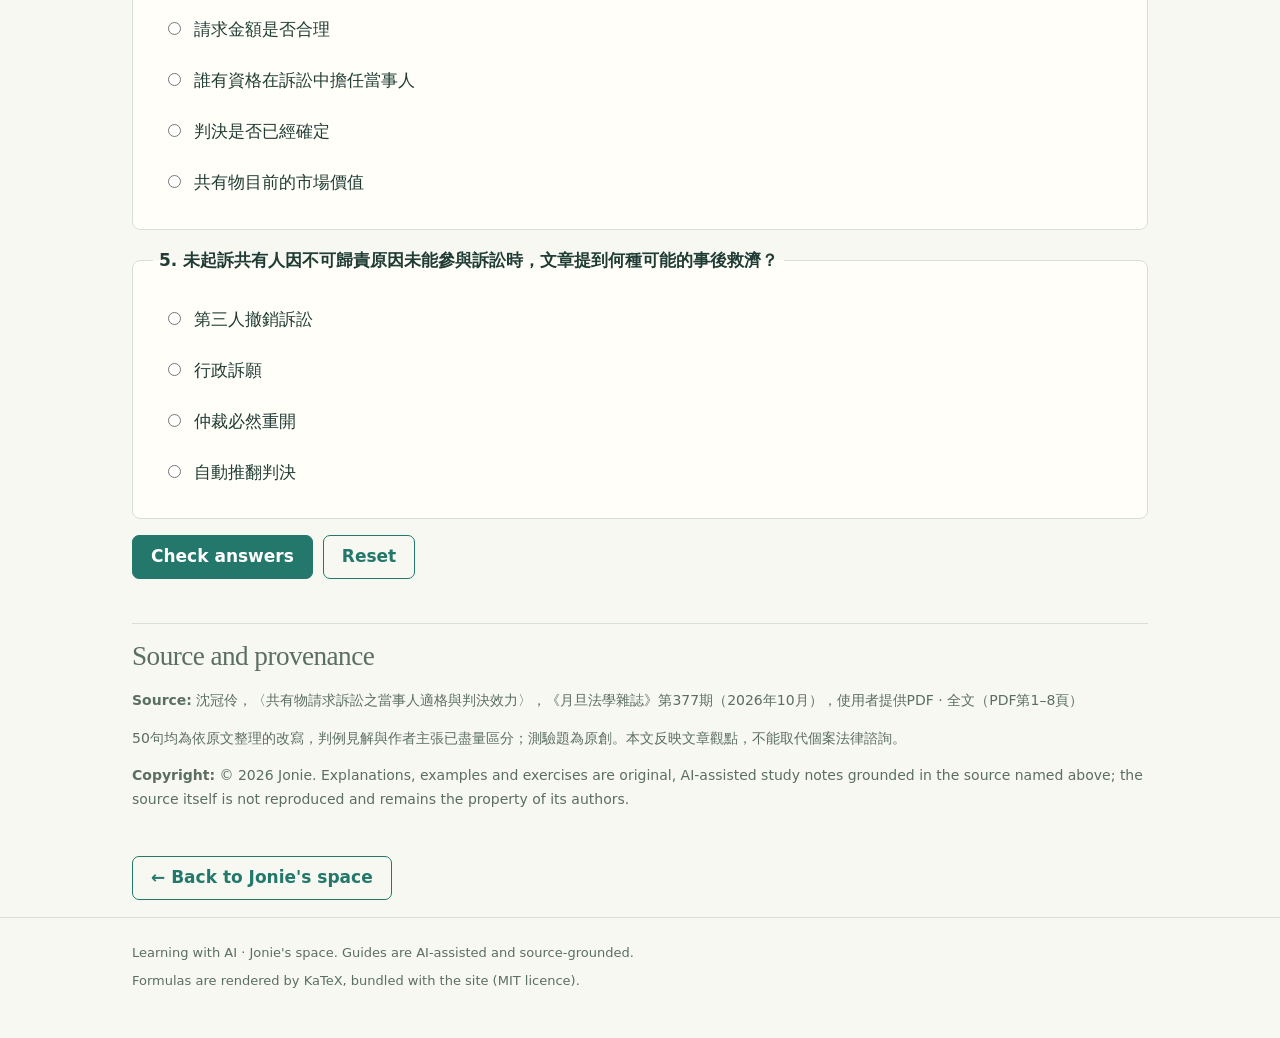
<file: jonie/taiwan-civil-procedure/shared-property-litigation/party-standing-and-judgment-effect/index.html>
<!doctype html>
<html lang="zh-Hant">
<head>
<meta charset="utf-8">
<meta name="viewport" content="width=device-width, initial-scale=1">
<meta name="description" content="依沈冠伶教授文章整理共有物所有權請求、法定訴訟擔當、判決效力與程序保障。以下50句以文章論點為主，並非個案法律意見。">
<meta name="learn-publish-id" content="06e8c16a23d64311b0d5326a2d3a79f9">
<meta name="generator" content="hermes-azure learn_publisher">
<title>共有物訴訟的當事人適格與判決效力：50句學習教材 · Jonie · Learning with AI</title>
<link rel="icon" href="data:image/svg+xml,%3Csvg xmlns=%27http://www.w3.org/2000/svg%27 viewBox=%270 0 32 32%27%3E%3Crect width=%2732%27 height=%2732%27 rx=%277%27 fill=%27%2323786b%27/%3E%3Ctext x=%2716%27 y=%2722%27 font-family=%27Georgia,serif%27 font-size=%2719%27 text-anchor=%27middle%27 fill=%27%23fffef9%27%3EL%3C/text%3E%3C/svg%3E">
<link rel="stylesheet" href="../../../../assets/css/site.css">
<link rel="stylesheet" href="../../../../assets/vendor/katex/katex.min.css">
<script src="../../../../assets/vendor/katex/katex.min.js" defer></script>
<script src="../../../../assets/vendor/katex/contrib/auto-render.min.js" defer></script>
<script src="../../../../assets/js/site.js" defer></script>
</head>
<body>
<a class="skip" href="#main">Skip to content</a>
<header class="site-header">
  <div class="wrap">
    <a class="brand" href="../../../../">Learning <span>with</span> AI</a>
    <nav class="site-nav" aria-label="Site"><a href="../../../../">Learners</a><a href="../../../../examples/interactive-study-guide/">Example guide</a><a href="https://github.com/weijen-ai/learn">Source on GitHub</a></nav>
  </div>
</header>

<main id="main" class="wrap">
  <nav class="breadcrumb" aria-label="Breadcrumb">
    <ol>
      <li><a href="../../../../">All learners</a></li>
      <li><a href="../../../../jonie/">Jonie</a></li>
      <li>臺灣民事訴訟法</li>
      <li>共有物請求訴訟</li>
      <li aria-current="page">共有物訴訟：當事人適格與判決效力</li>
    </ol>
  </nav>

  <section aria-labelledby="title">
    <p class="eyebrow">臺灣民事訴訟法 · 共有物請求訴訟</p>
    <h1 id="title">共有物訴訟的當事人適格與判決效力：50句學習教材</h1>
    <p class="lede">依沈冠伶教授文章整理共有物所有權請求、法定訴訟擔當、判決效力與程序保障。以下50句以文章論點為主，並非個案法律意見。</p>
    <p class="breadcrumb"><span class="badge">2026-09-29</span> AI-assisted study guide, grounded in: 沈冠伶，〈共有物請求訴訟之當事人適格與判決效力〉，《月旦法學雜誌》第377期（2026年10月），使用者提供PDF · 全文（PDF第1–8頁）</p>
  </section>

  <section class="objectives" aria-labelledby="objectives">
    <h2 id="objectives">Learning objectives</h2>
    <ul><li>分辨當事人適格、實體適格與本案有無理由。</li><li>說明民法第821條與法定訴訟擔當的關係。</li><li>理解民事訴訟法第401條第2項的判決效力擴張。</li><li>掌握未起訴共有人之程序保障與第三人撤銷訴訟。</li></ul>
  </section>

  <section aria-labelledby="explain">
    <h2 id="explain">Explanation, step by step</h2>
<details class="step" open>
<summary>一、核心概念（第1–10句）</summary>
<div class="body">
<ol><li>共有物是由數人共同享有所有權的物。</li><li>共有人對第三人得就共有物全部提出本於所有權的請求。</li><li>這類物上請求包括返還共有物、排除妨害與預防妨害。</li><li>民法第821條使單一共有人得以自己名義起訴。</li><li>單獨起訴不代表該共有人只替自己主張利益。</li><li>文章主張這種制度具有法定訴訟擔當的性質。</li><li>訴訟擔當是法律容許一人以自己名義為他人權利進行訴訟。</li><li>依文章見解，起訴者須具備共有人身分，才有此訴訟資格。</li><li>當事人適格關乎誰有資格在程序中當原告或被告。</li><li>實體適格則關乎請求內容是否符合實體法上的權利要求。</li></ol>
</div>
</details>
<details class="step">
<summary>二、返還請求與物上請求（第11–20句）</summary>
<div class="body">
<ol><li>返還共有物是要求占有人把物交還給權利人。</li><li>民法第821條但書要求返還請求須為全體共有人利益而行使。</li><li>因此返還聲明原則上應寫明返還給全體共有人。</li><li>文章將這項返還對象要求定位為實體上的行使方式。</li><li>所以只請求返還給起訴者自己，可能是實體請求有問題。</li><li>這種聲明瑕疵不必然等於原告欠缺當事人適格。</li><li>妨害排除請求是要求除去已存在的所有權妨害。</li><li>妨害預防請求是要求防止可預見的所有權妨害發生。</li><li>文章認為三類物上請求都可能涉及共有物全部及其他共有人權利。</li><li>所以文章主張法定訴訟擔當不限於返還共有物的案件。</li></ol>
</div>
</details>
<details class="step">
<summary>三、判決效力與不同見解（第21–30句）</summary>
<div class="body">
<ol><li>民事訴訟法第401條第2項規定，為他人而為原告或被告的確定判決，對該他人也有效力。</li><li>所謂判決效力擴張，是判決影響到沒有列名為當事人的權利主體。</li><li>學說與裁判曾對共有物訴訟是否屬訴訟擔當有不同看法。</li><li>有見解認為只有返還共有物才是為全體共有人進行訴訟。</li><li>另有見解認為妨害排除或預防也可能是為其他共有人主張權利。</li><li>對於判決結果，有人主張效力一概不及其他共有人。</li><li>也有人主張勝訴效力及於其他共有人、敗訴效力則不及。</li><li>文章作者採取不區分勝敗結果的法定訴訟擔當說。</li><li>依作者主張，共有人依法進行所有權請求時，確定判決效力及於全體共有人。</li><li>作者認為此解釋有助於統一解決紛爭並避免被告重複應訴。</li></ol>
</div>
</details>
<details class="step">
<summary>四、程序保障與救濟（第31–40句）</summary>
<div class="body">
<ol><li>判決效力擴張可能使未參加訴訟的共有人也受判決拘束。</li><li>因此程序保障是判決效力正當化的重要議題。</li><li>未起訴共有人可能透過訴訟參加表達意見及提出證據。</li><li>當事人也可能以訴訟告知方式通知其他共有人訴訟正在進行。</li><li>法院在適當情形下可依民事訴訟法第67條之1職權通知利害關係人。</li><li>文章指出，這些機制可讓未起訴者有事前參與機會。</li><li>若共有人因不可歸責於己的原因未能參與，可能涉及事後救濟。</li><li>民事訴訟法第507條之1規範第三人撤銷訴訟。</li><li>第三人撤銷訴訟可在法定條件下請求撤銷對自己不利的確定判決部分。</li><li>個案是否符合救濟要件與期間，仍須依卷證及現行法判斷。</li></ol>
</div>
</details>
<details class="step">
<summary>五、判斷架構與易混淆處（第41–50句）</summary>
<div class="body">
<ol><li>分析案件時，先確認起訴者是否主張自己是共有人。</li><li>接著辨認其請求是返還、排除妨害還是預防妨害。</li><li>再檢查返還聲明是否要求交付給全體共有人。</li><li>然後判斷案件是否屬法定訴訟擔當及判決效力是否擴張。</li><li>最後檢視未起訴共有人是否有參與或事後救濟的機會。</li><li>若起訴者根本不是共有人，文章認為其欠缺法定訴訟擔當資格。</li><li>欠缺當事人適格與有當事人適格但實體請求不成立，是兩種不同問題。</li><li>前者屬程序資格欠缺，後者才是實體請求有無理由的判斷。</li><li>文章認為欠缺當事人適格時，判決不應被混同為實體敗訴判決。</li><li>本文結論是以紛爭統一解決為原則，同時重視共有人程序保障。</li></ol>
</div>
</details>
  </section>

<section aria-labelledby="vocab">
<h2 id="vocab">Vocabulary</h2>
<div class="table-wrap"><table><thead><tr><th scope="col">Term</th><th scope="col">Meaning</th></tr></thead><tbody><tr><th scope="row">當事人適格</th><td>在特定訴訟中，有資格以原告或被告身分進行程序。</td></tr><tr><th scope="row">實體適格</th><td>請求是否符合實體法規定的權利行使方式與內容。</td></tr><tr><th scope="row">法定訴訟擔當</th><td>法律指定某人得以自己名義，為他人權利進行訴訟。</td></tr><tr><th scope="row">既判力</th><td>確定判決對特定人及特定法律關係所生的拘束效力。</td></tr><tr><th scope="row">訴訟告知</th><td>訴訟當事人通知可能受判決影響者，使其有機會參與訴訟。</td></tr><tr><th scope="row">第三人撤銷訴訟</th><td>符合法定條件的第三人，對影響自身權益的確定判決請求撤銷的救濟程序。</td></tr></tbody></table></div>
</section>
<section aria-labelledby="flashcards">
<h2 id="flashcards">Flashcards</h2>
<p>Answer in your head, then reveal.</p>
<div class="flashcard-deck">
<article class="flashcard">
<p class="prompt">依本文，民法第821條允許共有人做什麼？</p>
<details><summary>Show answer</summary><div class="answer"><p>共有人得就共有物全部，單獨以自己名義提出本於所有權的請求。</p></div></details>
</article>
<article class="flashcard">
<p class="prompt">本文列出哪三種所有權物上請求？</p>
<details><summary>Show answer</summary><div class="answer"><p>共有物返還、妨害排除及妨害預防。</p></div></details>
</article>
<article class="flashcard">
<p class="prompt">返還共有物的聲明應返還給誰？</p>
<details><summary>Show answer</summary><div class="answer"><p>依民法第821條但書，應為全體共有人利益而請求返還。</p></div></details>
</article>
<article class="flashcard">
<p class="prompt">本文如何解釋法定訴訟擔當下的判決效力？</p>
<details><summary>Show answer</summary><div class="answer"><p>依作者見解，確定判決不論勝敗，效力均及於全體共有人。</p></div></details>
</article>
<article class="flashcard">
<p class="prompt">當事人適格和實體請求有無理由差在哪裡？</p>
<details><summary>Show answer</summary><div class="answer"><p>當事人適格是程序上誰能當事；有無理由是實體法上的權利請求是否成立。</p></div></details>
</article>
<article class="flashcard">
<p class="prompt">未起訴共有人可能有哪些程序保障？</p>
<details><summary>Show answer</summary><div class="answer"><p>訴訟參加、訴訟告知、法院職權通知，以及符合條件時的第三人撤銷訴訟。</p></div></details>
</article>
</div>
</section>
<section aria-labelledby="quiz">
<h2 id="quiz">Quick quiz</h2>
<p>Pick an answer to get immediate feedback.</p>
<form class="quiz" novalidate>
<fieldset class="quiz-item" data-answer="b" data-explain="文章認為所有權物上請求包括返還、妨害排除及妨害預防。">
<legend>1. 依文章作者主張，民法第821條下的所有權物上請求包含哪些類型？</legend>
<label><input type="radio" name="q1" value="a"> 只有返還共有物</label>
<label><input type="radio" name="q1" value="b"> 返還、排除妨害及預防妨害</label>
<label><input type="radio" name="q1" value="c"> 只有塗銷登記</label>
<label><input type="radio" name="q1" value="d"> 只有損害賠償</label>
</fieldset>
<fieldset class="quiz-item" data-answer="b" data-explain="民法第821條但書要求回復共有物的請求為全體共有人利益而為。">
<legend>2. 依文章，返還共有物的聲明應如何處理？</legend>
<label><input type="radio" name="q2" value="a"> 只返還給起訴的共有人</label>
<label><input type="radio" name="q2" value="b"> 返還給全體共有人</label>
<label><input type="radio" name="q2" value="c"> 由法院任意指定一人受領</label>
<label><input type="radio" name="q2" value="d"> 必須先經全體共有人同意才能起訴</label>
</fieldset>
<fieldset class="quiz-item" data-answer="c" data-explain="作者認為法定訴訟擔當下，依民事訴訟法第401條第2項，判決效力不因勝敗而區別。">
<legend>3. 文章作者對確定判決效力採何種見解？</legend>
<label><input type="radio" name="q3" value="a"> 只在原告勝訴時及於其他共有人</label>
<label><input type="radio" name="q3" value="b"> 敗訴才及於其他共有人</label>
<label><input type="radio" name="q3" value="c"> 不論勝敗，均及於全體共有人</label>
<label><input type="radio" name="q3" value="d"> 任何情況都不及於其他共有人</label>
</fieldset>
<fieldset class="quiz-item" data-answer="b" data-explain="當事人適格是程序上能否以當事人身分進行特定訴訟的問題。">
<legend>4. 哪一項最能描述「當事人適格」？</legend>
<label><input type="radio" name="q4" value="a"> 請求金額是否合理</label>
<label><input type="radio" name="q4" value="b"> 誰有資格在訴訟中擔任當事人</label>
<label><input type="radio" name="q4" value="c"> 判決是否已經確定</label>
<label><input type="radio" name="q4" value="d"> 共有物目前的市場價值</label>
</fieldset>
<fieldset class="quiz-item" data-answer="a" data-explain="文章提及民事訴訟法第507條之1的第三人撤銷訴訟，但仍須符合法定要件。">
<legend>5. 未起訴共有人因不可歸責原因未能參與訴訟時，文章提到何種可能的事後救濟？</legend>
<label><input type="radio" name="q5" value="a"> 第三人撤銷訴訟</label>
<label><input type="radio" name="q5" value="b"> 行政訴願</label>
<label><input type="radio" name="q5" value="c"> 仲裁必然重開</label>
<label><input type="radio" name="q5" value="d"> 自動推翻判決</label>
</fieldset>
<p class="quiz-score" role="status" aria-live="polite"></p>
<div class="quiz-actions"><button type="submit" class="button">Check answers</button><button type="reset" class="button secondary">Reset</button></div>
</form>
</section>
  <section class="provenance" aria-labelledby="source">
    <h2 id="source">Source and provenance</h2>
    <p><strong>Source:</strong> 沈冠伶，〈共有物請求訴訟之當事人適格與判決效力〉，《月旦法學雜誌》第377期（2026年10月），使用者提供PDF · 全文（PDF第1–8頁）</p>
    <p>50句均為依原文整理的改寫，判例見解與作者主張已盡量區分；測驗題為原創。本文反映文章觀點，不能取代個案法律諮詢。</p>
    <p><strong>Copyright:</strong> © 2026 Jonie. Explanations, examples and exercises are original, AI-assisted study notes grounded in the source named above; the source itself is not reproduced and remains the property of its authors.</p>
  </section>

  <p><a class="button secondary" href="../../../../jonie/">← Back to Jonie's space</a></p>
</main>

<footer class="site-footer">
  <div class="wrap">
    <p>Learning with AI · Jonie's space. Guides are AI-assisted and source-grounded.</p>
    <p>Formulas are rendered by KaTeX, bundled with the site (MIT licence).</p>
  </div>
</footer>
</body>
</html>
</file>
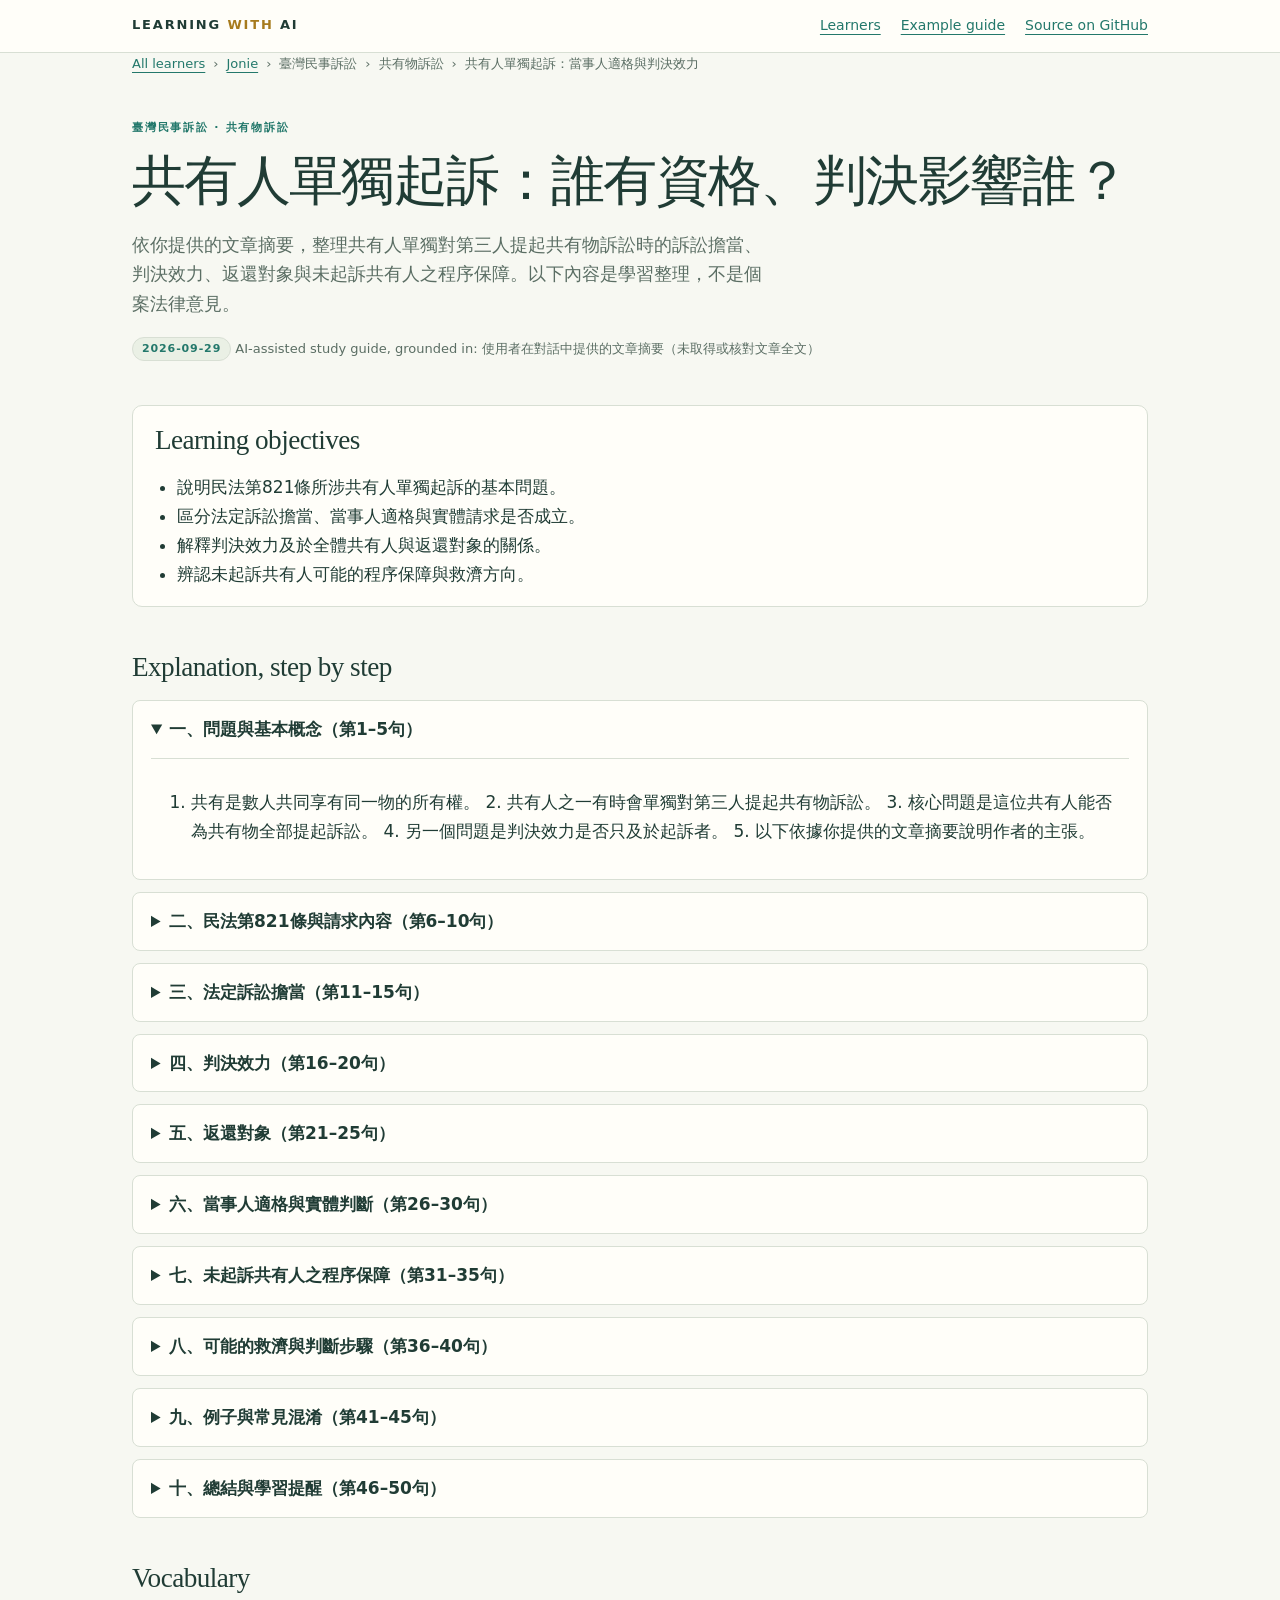
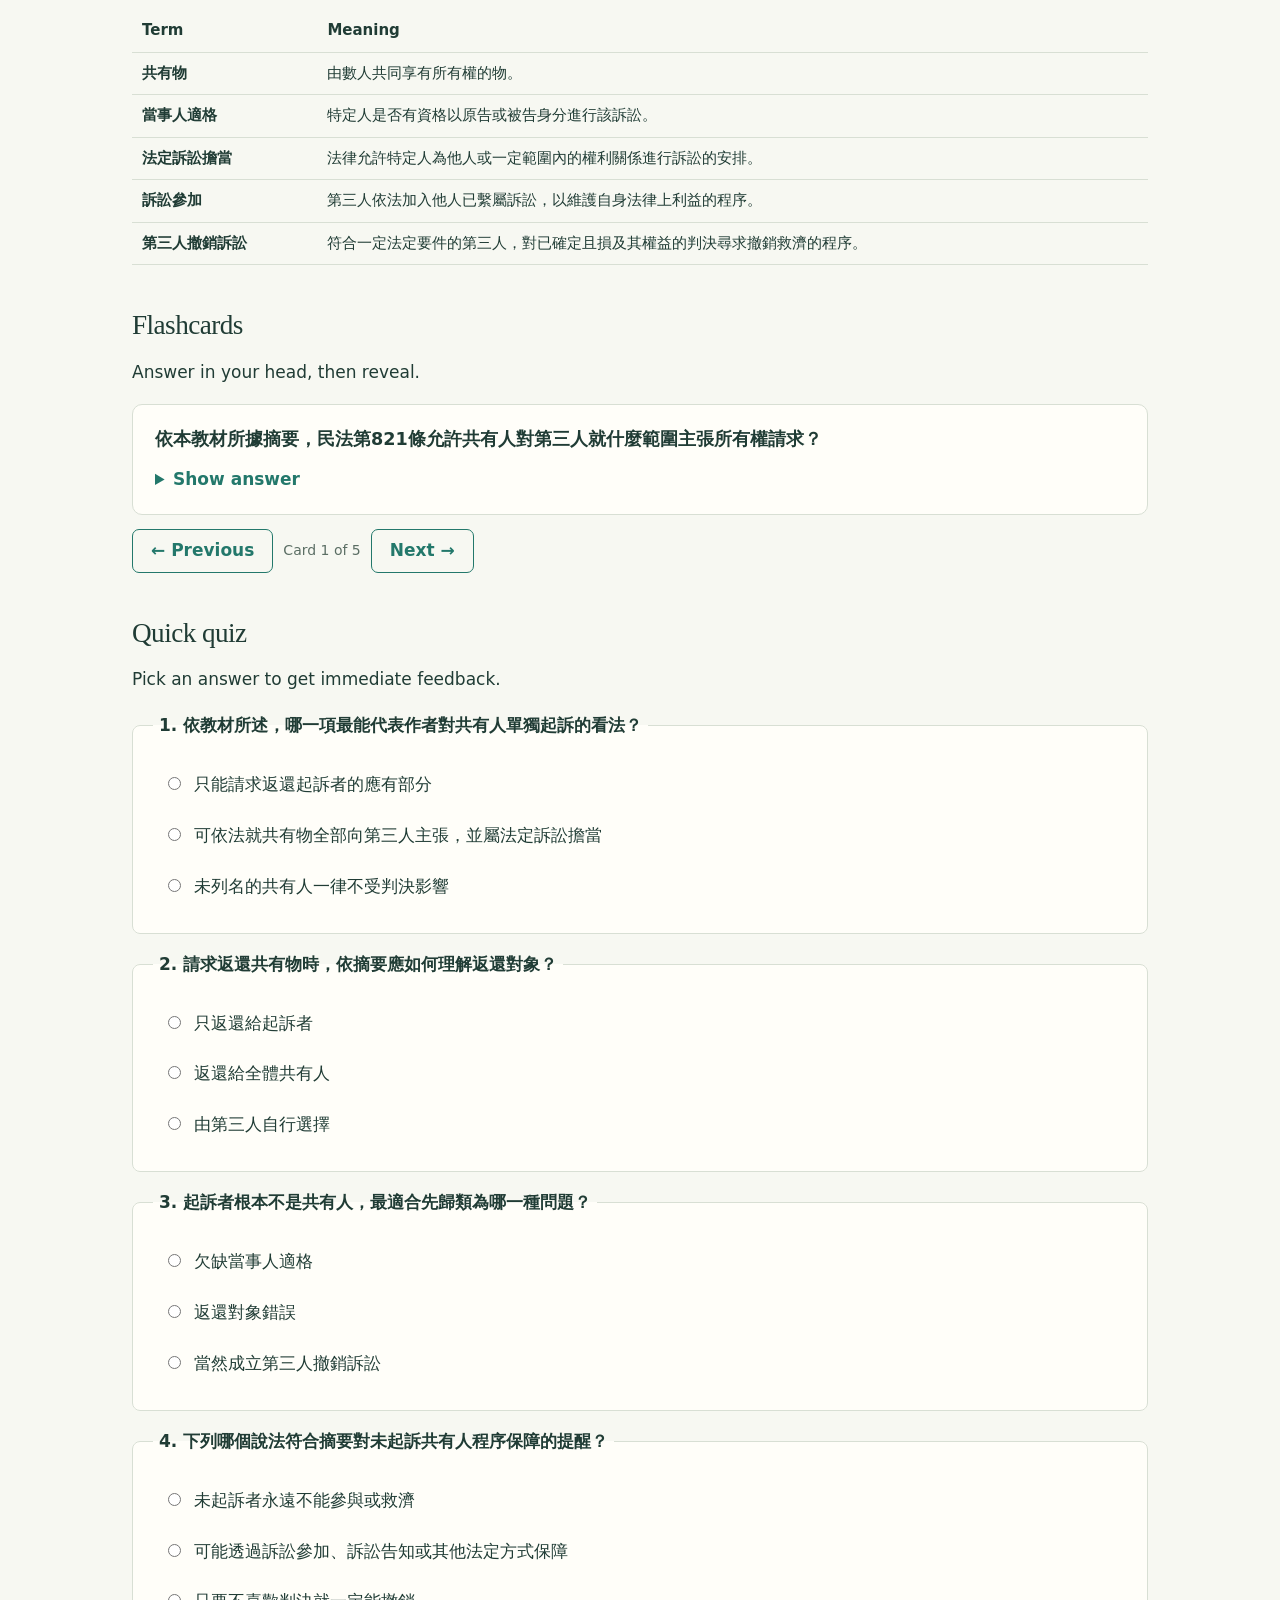
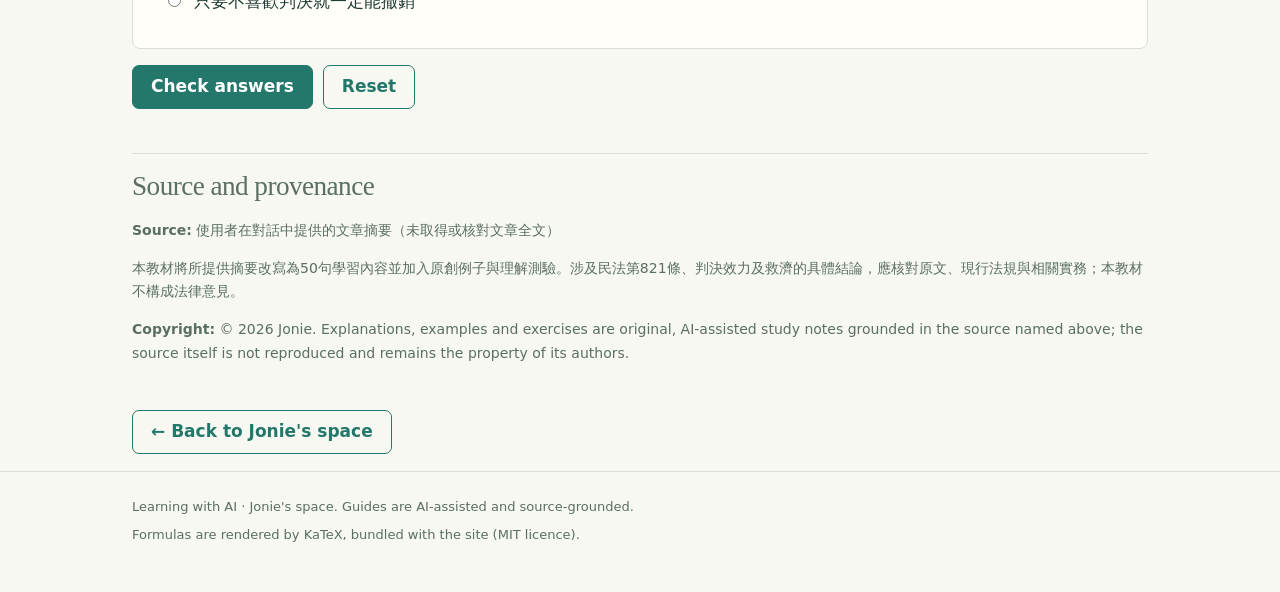
<file: jonie/taiwan-civil-procedure/shared-property-litigation/single-co-owner-standing-and-judgment-effect/index.html>
<!doctype html>
<html lang="zh-Hant">
<head>
<meta charset="utf-8">
<meta name="viewport" content="width=device-width, initial-scale=1">
<meta name="description" content="依你提供的文章摘要，整理共有人單獨對第三人提起共有物訴訟時的訴訟擔當、判決效力、返還對象與未起訴共有人之程序保障。以下內容是學習整理，不是個案法律意見。">
<meta name="learn-publish-id" content="a648e9baedb647008a16f077d8f91fc4">
<meta name="generator" content="hermes-azure learn_publisher">
<title>共有人單獨起訴：誰有資格、判決影響誰？ · Jonie · Learning with AI</title>
<link rel="icon" href="data:image/svg+xml,%3Csvg xmlns=%27http://www.w3.org/2000/svg%27 viewBox=%270 0 32 32%27%3E%3Crect width=%2732%27 height=%2732%27 rx=%277%27 fill=%27%2323786b%27/%3E%3Ctext x=%2716%27 y=%2722%27 font-family=%27Georgia,serif%27 font-size=%2719%27 text-anchor=%27middle%27 fill=%27%23fffef9%27%3EL%3C/text%3E%3C/svg%3E">
<link rel="stylesheet" href="../../../../assets/css/site.css">
<link rel="stylesheet" href="../../../../assets/vendor/katex/katex.min.css">
<script src="../../../../assets/vendor/katex/katex.min.js" defer></script>
<script src="../../../../assets/vendor/katex/contrib/auto-render.min.js" defer></script>
<script src="../../../../assets/js/site.js" defer></script>
</head>
<body>
<a class="skip" href="#main">Skip to content</a>
<header class="site-header">
  <div class="wrap">
    <a class="brand" href="../../../../">Learning <span>with</span> AI</a>
    <nav class="site-nav" aria-label="Site"><a href="../../../../">Learners</a><a href="../../../../examples/interactive-study-guide/">Example guide</a><a href="https://github.com/weijen-ai/learn">Source on GitHub</a></nav>
  </div>
</header>

<main id="main" class="wrap">
  <nav class="breadcrumb" aria-label="Breadcrumb">
    <ol>
      <li><a href="../../../../">All learners</a></li>
      <li><a href="../../../../jonie/">Jonie</a></li>
      <li>臺灣民事訴訟</li>
      <li>共有物訴訟</li>
      <li aria-current="page">共有人單獨起訴：當事人適格與判決效力</li>
    </ol>
  </nav>

  <section aria-labelledby="title">
    <p class="eyebrow">臺灣民事訴訟 · 共有物訴訟</p>
    <h1 id="title">共有人單獨起訴：誰有資格、判決影響誰？</h1>
    <p class="lede">依你提供的文章摘要，整理共有人單獨對第三人提起共有物訴訟時的訴訟擔當、判決效力、返還對象與未起訴共有人之程序保障。以下內容是學習整理，不是個案法律意見。</p>
    <p class="breadcrumb"><span class="badge">2026-09-29</span> AI-assisted study guide, grounded in: 使用者在對話中提供的文章摘要（未取得或核對文章全文）</p>
  </section>

  <section class="objectives" aria-labelledby="objectives">
    <h2 id="objectives">Learning objectives</h2>
    <ul><li>說明民法第821條所涉共有人單獨起訴的基本問題。</li><li>區分法定訴訟擔當、當事人適格與實體請求是否成立。</li><li>解釋判決效力及於全體共有人與返還對象的關係。</li><li>辨認未起訴共有人可能的程序保障與救濟方向。</li></ul>
  </section>

  <section aria-labelledby="explain">
    <h2 id="explain">Explanation, step by step</h2>
<details class="step" open>
<summary>一、問題與基本概念（第1–5句）</summary>
<div class="body">
<ol><li>共有是數人共同享有同一物的所有權。 2. 共有人之一有時會單獨對第三人提起共有物訴訟。 3. 核心問題是這位共有人能否為共有物全部提起訴訟。 4. 另一個問題是判決效力是否只及於起訴者。 5. 以下依據你提供的文章摘要說明作者的主張。</li></ol>
</div>
</details>
<details class="step">
<summary>二、民法第821條與請求內容（第6–10句）</summary>
<div class="body">
<ol><li>摘要指出，民法第821條允許共有人就共有物全部向第三人提出所有權請求。 7. 這類請求可能包括返還共有物。 8. 這類請求也可能包括排除妨害。 9. 若妨害尚未發生，請求還可能是預防妨害。 10. 請求範圍指向共有物全部，不是只限於起訴者的應有部分。</li></ol>
</div>
</details>
<details class="step">
<summary>三、法定訴訟擔當（第11–15句）</summary>
<div class="body">
<ol><li>作者將這種單獨起訴的安排理解為法定訴訟擔當。 12. 訴訟擔當是由一人依法在訴訟中為特定權利主張。 13. 在此理解下，起訴者不只是為自己個人利益請求救濟。 14. 起訴者的訴訟行為具有代表全體共有人處理共有物請求的意義。 15. 因此，其他共有人沒有共同列名為原告，不必然表示訴訟無效。</li></ol>
</div>
</details>
<details class="step">
<summary>四、判決效力（第16–20句）</summary>
<div class="body">
<ol><li>依摘要所述，只要起訴者確實具有共有人身分，判決確定後效力原則上及於全體共有人。 17. 這項主張不以起訴者勝訴為限。 18. 起訴者敗訴時，判決效力原則上也及於全體共有人。 19. 判決效力及於全體，與誰實際列名為原告是不同問題。 20. 判斷效力前，仍須確認起訴者是否確為共有人。</li></ol>
</div>
</details>
<details class="step">
<summary>五、返還對象（第21–25句）</summary>
<div class="body">
<ol><li>訴訟請求的內容仍須符合實體法上的要求。 22. 若請求返還共有物，摘要指出返還對象應是全體共有人。 23. 請求不宜表述成只把共有物交給起訴者個人。 24. 返還給誰，屬於請求內容是否適當的問題。 25. 返還對象的問題，不等同於原告有沒有起訴資格。</li></ol>
</div>
</details>
<details class="step">
<summary>六、當事人適格與實體判斷（第26–30句）</summary>
<div class="body">
<ol><li>當事人適格是在問這個人能不能以原告身分提起該訴訟。 27. 實體判斷則是在問所主張的權利與請求是否成立。 28. 若起訴者確是共有人，依摘要中的作者見解，其可依法單獨主張共有物請求。 29. 若起訴者根本不是共有人，問題是欠缺當事人適格。 30. 欠缺當事人適格不應和實體請求沒有理由混為一談。</li></ol>
</div>
</details>
<details class="step">
<summary>七、未起訴共有人之程序保障（第31–35句）</summary>
<div class="body">
<ol><li>判決可能影響未起訴的共有人，因此程序保障不可忽略。 32. 摘要提到，未起訴共有人可能透過訴訟參加加入程序。 33. 起訴者也可能透過訴訟告知使其他共有人知悉訴訟。 34. 摘要另提及法院通知參與作為可能的保障方式。 35. 具體可用的程序方式仍須依適用法律與案件情況判斷。</li></ol>
</div>
</details>
<details class="step">
<summary>八、可能的救濟與判斷步驟（第36–40句）</summary>
<div class="body">
<ol><li>若未起訴共有人因不可歸責於自己的原因未能參與，摘要提到可能有第三人撤銷訴訟等救濟。 37. 這類救濟不是只要未參加訴訟就必然可以提起。 38. 是否符合救濟條件，須依法律規定與個案事實確認。 39. 閱讀案件時，可先確認起訴者是不是共有人。 40. 接著可分別檢查請求範圍、返還對象、判決效力與未起訴者的程序保障。</li></ol>
</div>
</details>
<details class="step">
<summary>九、例子與常見混淆（第41–45句）</summary>
<div class="body">
<ol><li>假設甲與乙共有一間房屋，而第三人丙無權占有房屋。 42. 依摘要中的見解，甲可能單獨對丙提起返還共有物的請求。 43. 若請求返還，請求內容應指向全體共有人，而非只交給甲。 44. 甲是否為共有人是起訴資格問題，而房屋應返還給誰是請求內容問題。 45. 乙未列名為原告，也不代表判決效力必然只及於甲。</li></ol>
</div>
</details>
<details class="step">
<summary>十、總結與學習提醒（第46–50句）</summary>
<div class="body">
<ol><li>這篇文章摘要的主軸是共有人依法得單獨對第三人主張共有物全部的權利。 47. 作者認為這種安排屬於法定訴訟擔當。 48. 在起訴者確有共有人身分的前提下，確定判決原則上及於全體共有人。 49. 起訴資格、請求內容、判決效力與程序保障必須分開分析。 50. 本教材依據你貼出的摘要編寫，引用原文或處理實際案件前仍應核對法條、原文與最新實務。</li></ol>
</div>
</details>
  </section>

<section aria-labelledby="vocab">
<h2 id="vocab">Vocabulary</h2>
<div class="table-wrap"><table><thead><tr><th scope="col">Term</th><th scope="col">Meaning</th></tr></thead><tbody><tr><th scope="row">共有物</th><td>由數人共同享有所有權的物。</td></tr><tr><th scope="row">當事人適格</th><td>特定人是否有資格以原告或被告身分進行該訴訟。</td></tr><tr><th scope="row">法定訴訟擔當</th><td>法律允許特定人為他人或一定範圍內的權利關係進行訴訟的安排。</td></tr><tr><th scope="row">訴訟參加</th><td>第三人依法加入他人已繫屬訴訟，以維護自身法律上利益的程序。</td></tr><tr><th scope="row">第三人撤銷訴訟</th><td>符合一定法定要件的第三人，對已確定且損及其權益的判決尋求撤銷救濟的程序。</td></tr></tbody></table></div>
</section>
<section aria-labelledby="flashcards">
<h2 id="flashcards">Flashcards</h2>
<p>Answer in your head, then reveal.</p>
<div class="flashcard-deck">
<article class="flashcard">
<p class="prompt">依本教材所據摘要，民法第821條允許共有人對第三人就什麼範圍主張所有權請求？</p>
<details><summary>Show answer</summary><div class="answer"><p>可就共有物全部主張，例如請求返還、排除妨害或預防妨害。</p></div></details>
</article>
<article class="flashcard">
<p class="prompt">作者如何定性共有人單獨為共有物全部提起訴訟？</p>
<details><summary>Show answer</summary><div class="answer"><p>作者將其理解為法定訴訟擔當。</p></div></details>
</article>
<article class="flashcard">
<p class="prompt">依摘要中的主張，起訴共有人勝訴或敗訴時，確定判決效力原則上及於誰？</p>
<details><summary>Show answer</summary><div class="answer"><p>原則上及於全體共有人。</p></div></details>
</article>
<article class="flashcard">
<p class="prompt">返還共有物的請求，摘要認為返還對象應是誰？</p>
<details><summary>Show answer</summary><div class="answer"><p>應是全體共有人，而不是只交給起訴者個人。</p></div></details>
</article>
<article class="flashcard">
<p class="prompt">若起訴者根本不是共有人，摘要指出首先涉及什麼問題？</p>
<details><summary>Show answer</summary><div class="answer"><p>涉及當事人適格，而非單純把它當成實體請求敗訴。</p></div></details>
</article>
</div>
</section>
<section aria-labelledby="quiz">
<h2 id="quiz">Quick quiz</h2>
<p>Pick an answer to get immediate feedback.</p>
<form class="quiz" novalidate>
<fieldset class="quiz-item" data-answer="b" data-explain="摘要指出民法第821條容許共有人就共有物全部對第三人請求，作者並將其理解為法定訴訟擔當。">
<legend>1. 依教材所述，哪一項最能代表作者對共有人單獨起訴的看法？</legend>
<label><input type="radio" name="q1" value="a"> 只能請求返還起訴者的應有部分</label>
<label><input type="radio" name="q1" value="b"> 可依法就共有物全部向第三人主張，並屬法定訴訟擔當</label>
<label><input type="radio" name="q1" value="c"> 未列名的共有人一律不受判決影響</label>
</fieldset>
<fieldset class="quiz-item" data-answer="b" data-explain="摘要認為請求應是返還給全體共有人；這屬於請求內容問題。">
<legend>2. 請求返還共有物時，依摘要應如何理解返還對象？</legend>
<label><input type="radio" name="q2" value="a"> 只返還給起訴者</label>
<label><input type="radio" name="q2" value="b"> 返還給全體共有人</label>
<label><input type="radio" name="q2" value="c"> 由第三人自行選擇</label>
</fieldset>
<fieldset class="quiz-item" data-answer="a" data-explain="摘要明確區分起訴資格與實體請求是否成立，非共有人涉及當事人適格。">
<legend>3. 起訴者根本不是共有人，最適合先歸類為哪一種問題？</legend>
<label><input type="radio" name="q3" value="a"> 欠缺當事人適格</label>
<label><input type="radio" name="q3" value="b"> 返還對象錯誤</label>
<label><input type="radio" name="q3" value="c"> 當然成立第三人撤銷訴訟</label>
</fieldset>
<fieldset class="quiz-item" data-answer="b" data-explain="摘要提到程序參與及符合法定條件時可能的救濟，但都要視法律要件與案件事實判斷。">
<legend>4. 下列哪個說法符合摘要對未起訴共有人程序保障的提醒？</legend>
<label><input type="radio" name="q4" value="a"> 未起訴者永遠不能參與或救濟</label>
<label><input type="radio" name="q4" value="b"> 可能透過訴訟參加、訴訟告知或其他法定方式保障</label>
<label><input type="radio" name="q4" value="c"> 只要不喜歡判決就一定能撤銷</label>
</fieldset>
<p class="quiz-score" role="status" aria-live="polite"></p>
<div class="quiz-actions"><button type="submit" class="button">Check answers</button><button type="reset" class="button secondary">Reset</button></div>
</form>
</section>
  <section class="provenance" aria-labelledby="source">
    <h2 id="source">Source and provenance</h2>
    <p><strong>Source:</strong> 使用者在對話中提供的文章摘要（未取得或核對文章全文）</p>
    <p>本教材將所提供摘要改寫為50句學習內容並加入原創例子與理解測驗。涉及民法第821條、判決效力及救濟的具體結論，應核對原文、現行法規與相關實務；本教材不構成法律意見。</p>
    <p><strong>Copyright:</strong> © 2026 Jonie. Explanations, examples and exercises are original, AI-assisted study notes grounded in the source named above; the source itself is not reproduced and remains the property of its authors.</p>
  </section>

  <p><a class="button secondary" href="../../../../jonie/">← Back to Jonie's space</a></p>
</main>

<footer class="site-footer">
  <div class="wrap">
    <p>Learning with AI · Jonie's space. Guides are AI-assisted and source-grounded.</p>
    <p>Formulas are rendered by KaTeX, bundled with the site (MIT licence).</p>
  </div>
</footer>
</body>
</html>
</file>
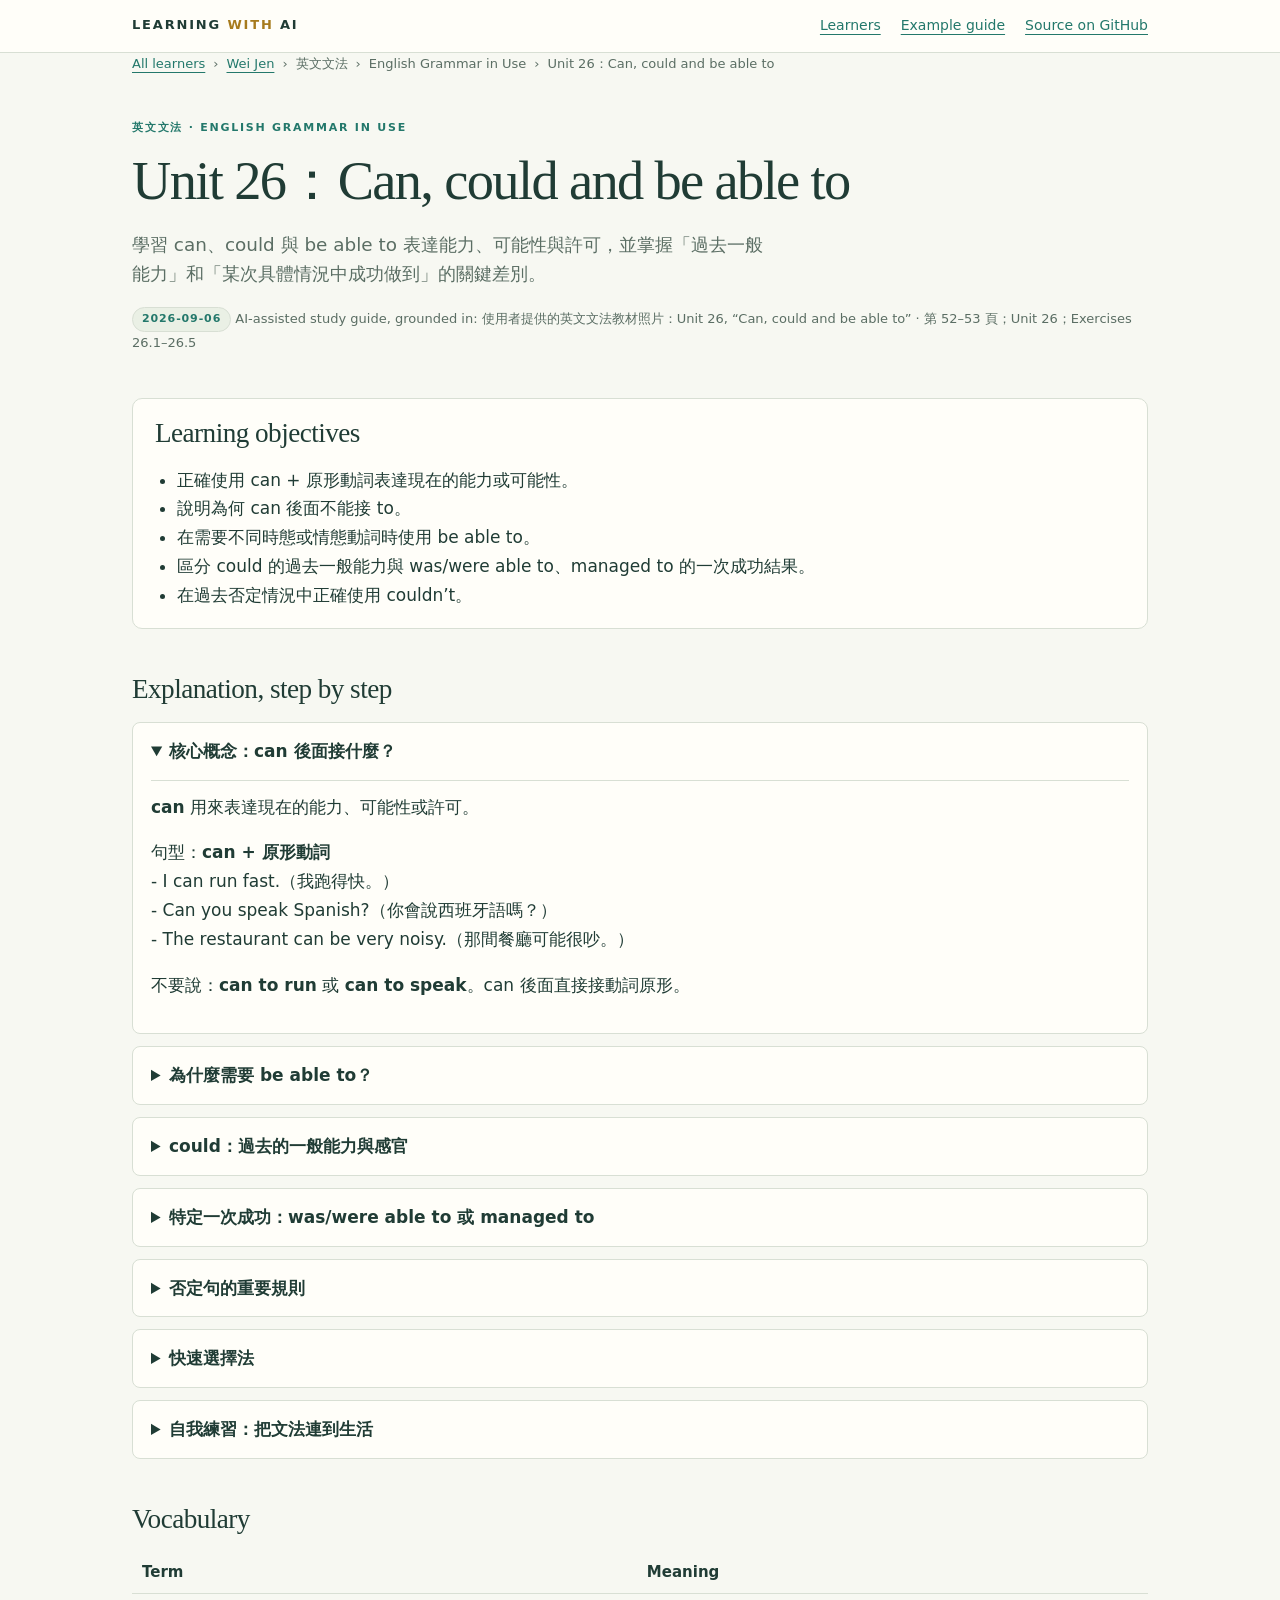
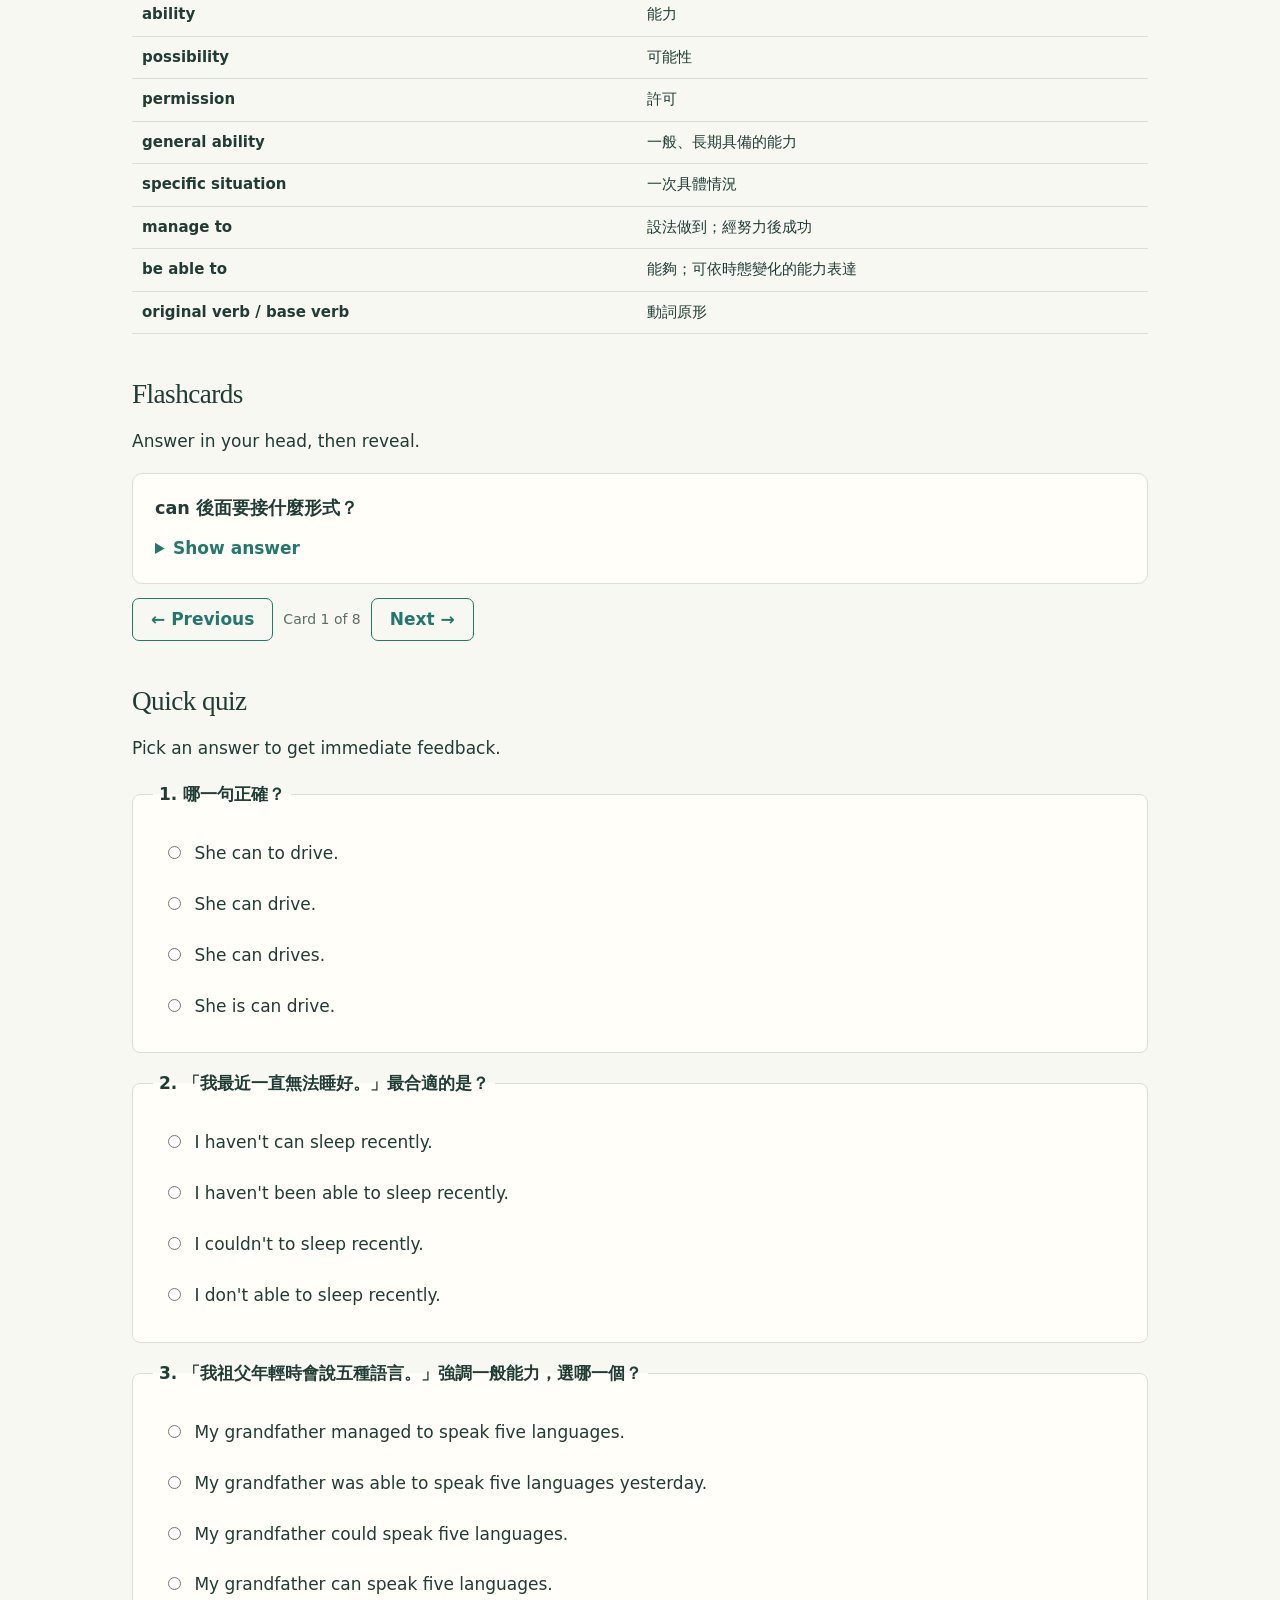
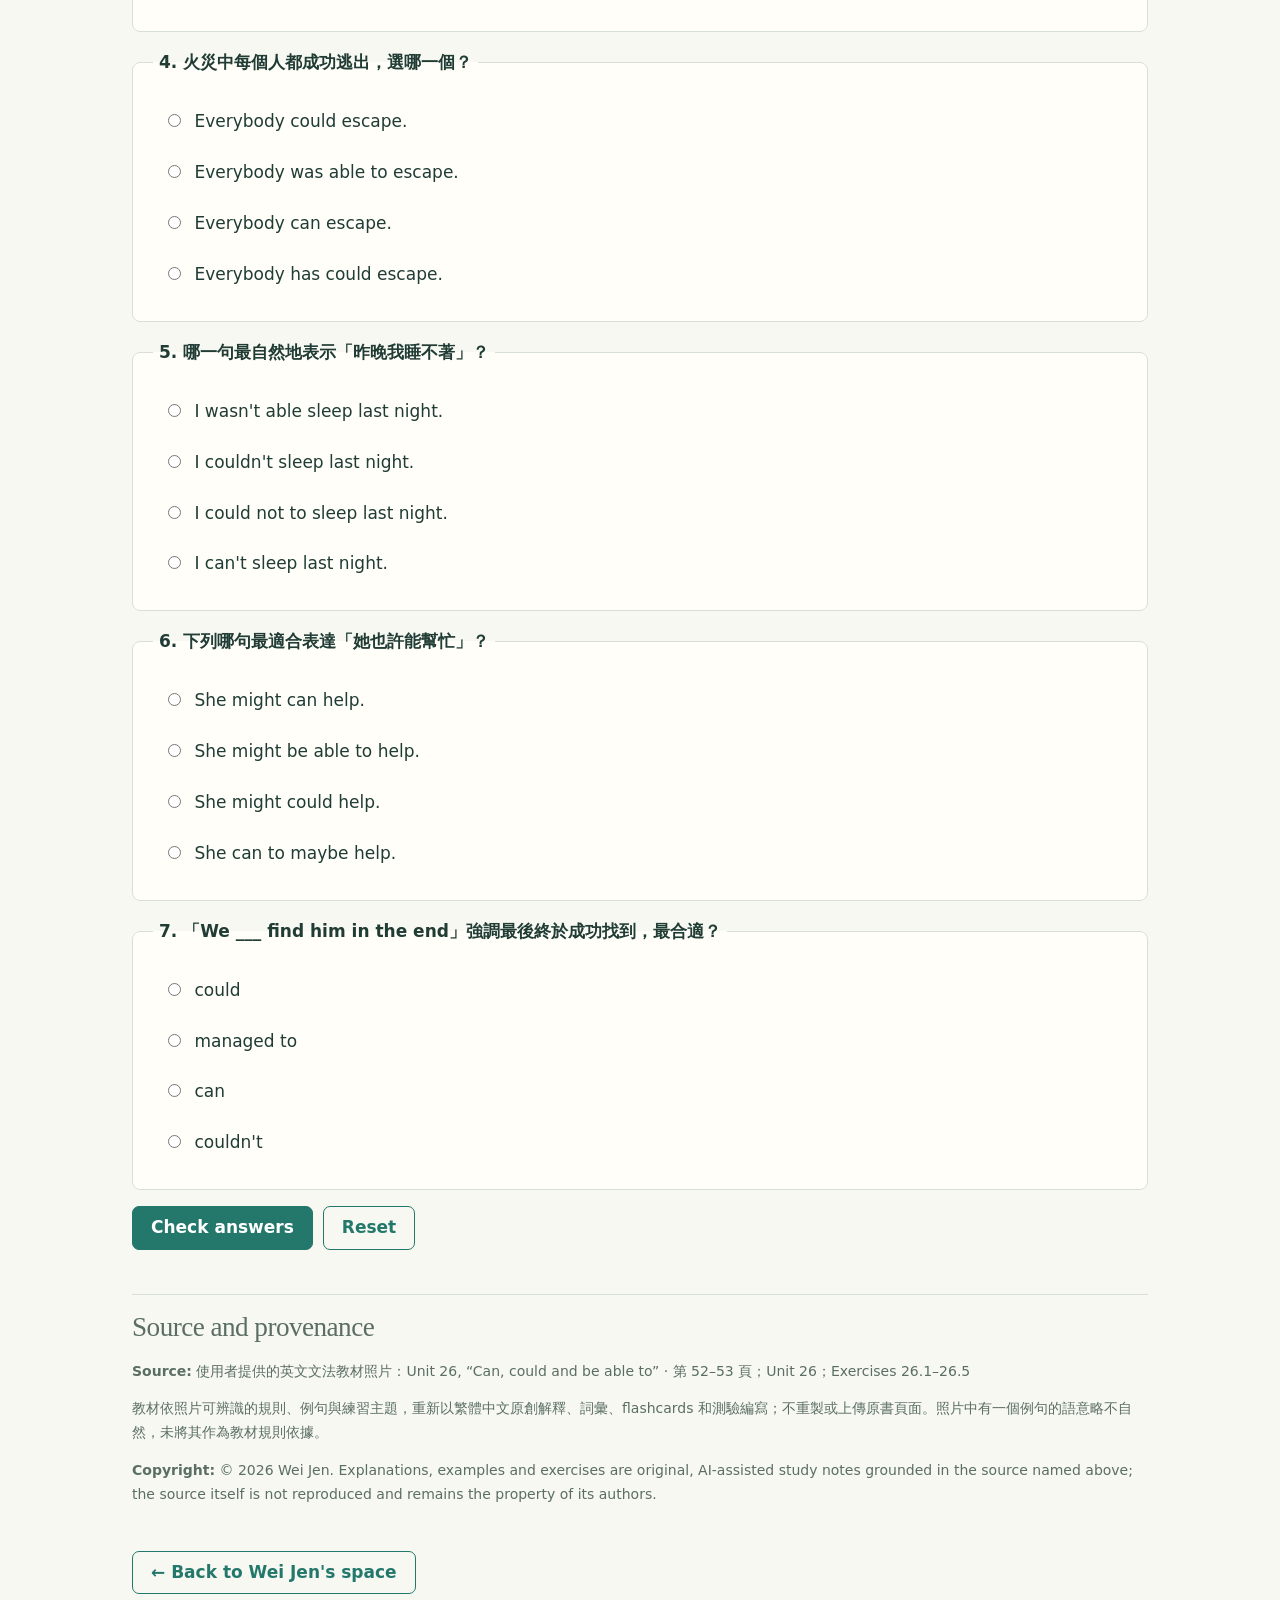
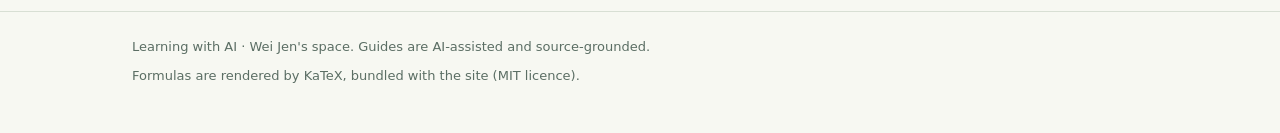
<file: weijen/english-grammar/english-grammar-in-use/unit-26-can-could-be-able-to/index.html>
<!doctype html>
<html lang="zh-Hant">
<head>
<meta charset="utf-8">
<meta name="viewport" content="width=device-width, initial-scale=1">
<meta name="description" content="學習 can、could 與 be able to 表達能力、可能性與許可，並掌握「過去一般能力」和「某次具體情況中成功做到」的關鍵差別。">
<meta name="learn-publish-id" content="687b8474f378428ea85e5047614fcc50">
<meta name="generator" content="hermes-azure learn_publisher">
<title>Unit 26：Can, could and be able to · Wei Jen · Learning with AI</title>
<link rel="icon" href="data:image/svg+xml,%3Csvg xmlns=%27http://www.w3.org/2000/svg%27 viewBox=%270 0 32 32%27%3E%3Crect width=%2732%27 height=%2732%27 rx=%277%27 fill=%27%2323786b%27/%3E%3Ctext x=%2716%27 y=%2722%27 font-family=%27Georgia,serif%27 font-size=%2719%27 text-anchor=%27middle%27 fill=%27%23fffef9%27%3EL%3C/text%3E%3C/svg%3E">
<link rel="stylesheet" href="../../../../assets/css/site.css">
<link rel="stylesheet" href="../../../../assets/vendor/katex/katex.min.css">
<script src="../../../../assets/vendor/katex/katex.min.js" defer></script>
<script src="../../../../assets/vendor/katex/contrib/auto-render.min.js" defer></script>
<script src="../../../../assets/js/site.js" defer></script>
</head>
<body>
<a class="skip" href="#main">Skip to content</a>
<header class="site-header">
  <div class="wrap">
    <a class="brand" href="../../../../">Learning <span>with</span> AI</a>
    <nav class="site-nav" aria-label="Site"><a href="../../../../">Learners</a><a href="../../../../examples/interactive-study-guide/">Example guide</a><a href="https://github.com/weijen-ai/learn">Source on GitHub</a></nav>
  </div>
</header>

<main id="main" class="wrap">
  <nav class="breadcrumb" aria-label="Breadcrumb">
    <ol>
      <li><a href="../../../../">All learners</a></li>
      <li><a href="../../../../weijen/">Wei Jen</a></li>
      <li>英文文法</li>
      <li>English Grammar in Use</li>
      <li aria-current="page">Unit 26：Can, could and be able to</li>
    </ol>
  </nav>

  <section aria-labelledby="title">
    <p class="eyebrow">英文文法 · English Grammar in Use</p>
    <h1 id="title">Unit 26：Can, could and be able to</h1>
    <p class="lede">學習 can、could 與 be able to 表達能力、可能性與許可，並掌握「過去一般能力」和「某次具體情況中成功做到」的關鍵差別。</p>
    <p class="breadcrumb"><span class="badge">2026-09-06</span> AI-assisted study guide, grounded in: 使用者提供的英文文法教材照片：Unit 26, “Can, could and be able to” · 第 52–53 頁；Unit 26；Exercises 26.1–26.5</p>
  </section>

  <section class="objectives" aria-labelledby="objectives">
    <h2 id="objectives">Learning objectives</h2>
    <ul><li>正確使用 can + 原形動詞表達現在的能力或可能性。</li><li>說明為何 can 後面不能接 to。</li><li>在需要不同時態或情態動詞時使用 be able to。</li><li>區分 could 的過去一般能力與 was/were able to、managed to 的一次成功結果。</li><li>在過去否定情況中正確使用 couldn’t。</li></ul>
  </section>

  <section aria-labelledby="explain">
    <h2 id="explain">Explanation, step by step</h2>
<details class="step" open>
<summary>核心概念：can 後面接什麼？</summary>
<div class="body">
<p><strong>can</strong> 用來表達現在的能力、可能性或許可。</p>
<p>句型：<strong>can + 原形動詞</strong><br>- I can run fast.（我跑得快。）<br>- Can you speak Spanish?（你會說西班牙語嗎？）<br>- The restaurant can be very noisy.（那間餐廳可能很吵。）</p>
<p>不要說：<strong>can to run</strong> 或 <strong>can to speak</strong>。can 後面直接接動詞原形。</p>
</div>
</details>
<details class="step">
<summary>為什麼需要 be able to？</summary>
<div class="body">
<p><strong>can</strong> 只有 can（現在）和 could（過去）兩個形式。當句子需要完成式、未來式，或搭配其他情態動詞時，改用 <strong>be able to</strong>。</p>
<ul><li>I haven&#x27;t been able to sleep recently.（我最近一直沒能睡好。）</li><li>Applicants must be able to speak two foreign languages.（申請者必須能說兩種外語。）</li><li>She might be able to help you.（她或許能幫你。）</li></ul>
<p>把 be 隨主詞和時態變化：am/is/are able to、was/were able to、have been able to、will be able to。</p>
</div>
</details>
<details class="step">
<summary>could：過去的一般能力與感官</summary>
<div class="body">
<p><strong>could</strong> 可表示過去的一般能力或許可。<br>- My grandfather could speak five languages.（我祖父會說五種語言。）<br>- We could do what we wanted.（我們可以做想做的事。）</p>
<p>could 特別常搭配感官與理解動詞：<strong>see, hear, smell, taste, feel, remember, understand</strong>。<br>- We could see the lake.<br>- I could smell gas.<br>- I couldn&#x27;t hear very well.</p>
<p>這類句子描述當時能否感知或理解，因此 could / couldn&#x27;t 很自然。</p>
</div>
</details>
<details class="step">
<summary>特定一次成功：was/were able to 或 managed to</summary>
<div class="body">
<p>要表達某人<strong>在某個具體情境中真的成功完成了事情</strong>，使用 <strong>was/were able to</strong> 或 <strong>managed to</strong>，通常不使用 could 的肯定句。</p>
<ul><li>Everybody was able to escape.（每個人都成功逃出。）</li><li>We managed to find David in the end.（我們最後成功找到 David。）</li><li>Jack managed to beat Andy.（Jack 這一次成功打敗 Andy。）</li></ul>
<p><strong>managed to</strong> 常帶有「經過困難、努力後終於成功」的語氣。</p>
</div>
</details>
<details class="step">
<summary>否定句的重要規則</summary>
<div class="body">
<p><strong>couldn&#x27;t</strong> 可用於過去任何「未能做到」的情況，包括具體事件。<br>- We looked everywhere, but we couldn&#x27;t find him.<br>- I couldn&#x27;t sleep last night.<br>- Andy couldn&#x27;t beat Jack.</p>
<p>因此可先記住：<br>- 過去肯定、一次成功 → was/were able to 或 managed to<br>- 過去否定、做不到 → couldn&#x27;t 很常用</p>
</div>
</details>
<details class="step">
<summary>快速選擇法</summary>
<div class="body">
<p>遇到空格時依序問：<br>- 是現在能力或可能性嗎？→ <strong>can / can&#x27;t</strong><br>- 是過去的一般能力或感官嗎？→ <strong>could / couldn&#x27;t</strong><br>- 是過去某一次成功完成嗎？→ <strong>was/were able to</strong> 或 <strong>managed to</strong><br>- 需要 have, might, must, will 等其他形式嗎？→ <strong>be able to</strong></p>
<p>例：She might <strong>be able to</strong> help you. 不能說 <em>She might can help you.</em></p>
</div>
</details>
<details class="step">
<summary>自我練習：把文法連到生活</summary>
<div class="body">
<p>試著用自己的經驗完成這些問題：<br>- What could you do well when you were younger?<br>- What would you like to be able to do?<br>- What have you never been able to do?</p>
<p>回答時注意：一般的童年能力用 could；想在未來學會的能力可用 would like to be able to；到現在仍未成功的事可用 have never been able to。</p>
</div>
</details>
  </section>

<section aria-labelledby="vocab">
<h2 id="vocab">Vocabulary</h2>
<div class="table-wrap"><table><thead><tr><th scope="col">Term</th><th scope="col">Meaning</th></tr></thead><tbody><tr><th scope="row">ability</th><td>能力</td></tr><tr><th scope="row">possibility</th><td>可能性</td></tr><tr><th scope="row">permission</th><td>許可</td></tr><tr><th scope="row">general ability</th><td>一般、長期具備的能力</td></tr><tr><th scope="row">specific situation</th><td>一次具體情況</td></tr><tr><th scope="row">manage to</th><td>設法做到；經努力後成功</td></tr><tr><th scope="row">be able to</th><td>能夠；可依時態變化的能力表達</td></tr><tr><th scope="row">original verb / base verb</th><td>動詞原形</td></tr></tbody></table></div>
</section>
<section aria-labelledby="flashcards">
<h2 id="flashcards">Flashcards</h2>
<p>Answer in your head, then reveal.</p>
<div class="flashcard-deck">
<article class="flashcard">
<p class="prompt">can 後面要接什麼形式？</p>
<details><summary>Show answer</summary><div class="answer"><p>動詞原形：can + verb。例如 can swim；不能說 can to swim。</p></div></details>
</article>
<article class="flashcard">
<p class="prompt">can 有哪兩種基本形式？</p>
<details><summary>Show answer</summary><div class="answer"><p>can（現在）與 could（過去）。</p></div></details>
</article>
<article class="flashcard">
<p class="prompt">何時需要使用 be able to？</p>
<details><summary>Show answer</summary><div class="answer"><p>當需要 can 沒有的時態或形式，例如 have been able to、will be able to、might be able to、must be able to。</p></div></details>
</article>
<article class="flashcard">
<p class="prompt">could 的主要用途之一是什麼？</p>
<details><summary>Show answer</summary><div class="answer"><p>表達過去的一般能力，例如 My grandfather could speak five languages.</p></div></details>
</article>
<article class="flashcard">
<p class="prompt">過去感官動詞常可搭配什麼？</p>
<details><summary>Show answer</summary><div class="answer"><p>could / couldn&#x27;t，例如 could see、could smell、couldn&#x27;t hear。</p></div></details>
</article>
<article class="flashcard">
<p class="prompt">要說某人在一次特定事件中成功逃出，應用什麼？</p>
<details><summary>Show answer</summary><div class="answer"><p>was/were able to escape 或 managed to escape。</p></div></details>
</article>
<article class="flashcard">
<p class="prompt">managed to 帶有什麼額外語氣？</p>
<details><summary>Show answer</summary><div class="answer"><p>經過困難、努力後終於成功。</p></div></details>
</article>
<article class="flashcard">
<p class="prompt">過去某次找不到人，能用 couldn&#x27;t find 嗎？</p>
<details><summary>Show answer</summary><div class="answer"><p>可以。couldn&#x27;t 可用於過去各種無法做到的否定情況。</p></div></details>
</article>
</div>
</section>
<section aria-labelledby="quiz">
<h2 id="quiz">Quick quiz</h2>
<p>Pick an answer to get immediate feedback.</p>
<form class="quiz" novalidate>
<fieldset class="quiz-item" data-answer="b" data-explain="can 後面直接接動詞原形：can drive。">
<legend>1. 哪一句正確？</legend>
<label><input type="radio" name="q1" value="a"> She can to drive.</label>
<label><input type="radio" name="q1" value="b"> She can drive.</label>
<label><input type="radio" name="q1" value="c"> She can drives.</label>
<label><input type="radio" name="q1" value="d"> She is can drive.</label>
</fieldset>
<fieldset class="quiz-item" data-answer="b" data-explain="完成式需要 have/has been able to；can 不可這樣變化。">
<legend>2. 「我最近一直無法睡好。」最合適的是？</legend>
<label><input type="radio" name="q2" value="a"> I haven&#x27;t can sleep recently.</label>
<label><input type="radio" name="q2" value="b"> I haven&#x27;t been able to sleep recently.</label>
<label><input type="radio" name="q2" value="c"> I couldn&#x27;t to sleep recently.</label>
<label><input type="radio" name="q2" value="d"> I don&#x27;t able to sleep recently.</label>
</fieldset>
<fieldset class="quiz-item" data-answer="c" data-explain="過去的一般能力用 could。">
<legend>3. 「我祖父年輕時會說五種語言。」強調一般能力，選哪一個？</legend>
<label><input type="radio" name="q3" value="a"> My grandfather managed to speak five languages.</label>
<label><input type="radio" name="q3" value="b"> My grandfather was able to speak five languages yesterday.</label>
<label><input type="radio" name="q3" value="c"> My grandfather could speak five languages.</label>
<label><input type="radio" name="q3" value="d"> My grandfather can speak five languages.</label>
</fieldset>
<fieldset class="quiz-item" data-answer="b" data-explain="特定事件中的成功結果，使用 was/were able to 或 managed to。">
<legend>4. 火災中每個人都成功逃出，選哪一個？</legend>
<label><input type="radio" name="q4" value="a"> Everybody could escape.</label>
<label><input type="radio" name="q4" value="b"> Everybody was able to escape.</label>
<label><input type="radio" name="q4" value="c"> Everybody can escape.</label>
<label><input type="radio" name="q4" value="d"> Everybody has could escape.</label>
</fieldset>
<fieldset class="quiz-item" data-answer="b" data-explain="過去否定可用 couldn&#x27;t + 原形動詞。">
<legend>5. 哪一句最自然地表示「昨晚我睡不著」？</legend>
<label><input type="radio" name="q5" value="a"> I wasn&#x27;t able sleep last night.</label>
<label><input type="radio" name="q5" value="b"> I couldn&#x27;t sleep last night.</label>
<label><input type="radio" name="q5" value="c"> I could not to sleep last night.</label>
<label><input type="radio" name="q5" value="d"> I can&#x27;t sleep last night.</label>
</fieldset>
<fieldset class="quiz-item" data-answer="b" data-explain="情態動詞 might 後面用 be able to，而不是 can。">
<legend>6. 下列哪句最適合表達「她也許能幫忙」？</legend>
<label><input type="radio" name="q6" value="a"> She might can help.</label>
<label><input type="radio" name="q6" value="b"> She might be able to help.</label>
<label><input type="radio" name="q6" value="c"> She might could help.</label>
<label><input type="radio" name="q6" value="d"> She can to maybe help.</label>
</fieldset>
<fieldset class="quiz-item" data-answer="b" data-explain="managed to 強調經過困難後終於成功。">
<legend>7. 「We ___ find him in the end」強調最後終於成功找到，最合適？</legend>
<label><input type="radio" name="q7" value="a"> could</label>
<label><input type="radio" name="q7" value="b"> managed to</label>
<label><input type="radio" name="q7" value="c"> can</label>
<label><input type="radio" name="q7" value="d"> couldn&#x27;t</label>
</fieldset>
<p class="quiz-score" role="status" aria-live="polite"></p>
<div class="quiz-actions"><button type="submit" class="button">Check answers</button><button type="reset" class="button secondary">Reset</button></div>
</form>
</section>
  <section class="provenance" aria-labelledby="source">
    <h2 id="source">Source and provenance</h2>
    <p><strong>Source:</strong> 使用者提供的英文文法教材照片：Unit 26, “Can, could and be able to” · 第 52–53 頁；Unit 26；Exercises 26.1–26.5</p>
    <p>教材依照片可辨識的規則、例句與練習主題，重新以繁體中文原創解釋、詞彙、flashcards 和測驗編寫；不重製或上傳原書頁面。照片中有一個例句的語意略不自然，未將其作為教材規則依據。</p>
    <p><strong>Copyright:</strong> © 2026 Wei Jen. Explanations, examples and exercises are original, AI-assisted study notes grounded in the source named above; the source itself is not reproduced and remains the property of its authors.</p>
  </section>

  <p><a class="button secondary" href="../../../../weijen/">← Back to Wei Jen's space</a></p>
</main>

<footer class="site-footer">
  <div class="wrap">
    <p>Learning with AI · Wei Jen's space. Guides are AI-assisted and source-grounded.</p>
    <p>Formulas are rendered by KaTeX, bundled with the site (MIT licence).</p>
  </div>
</footer>
</body>
</html>
</file>
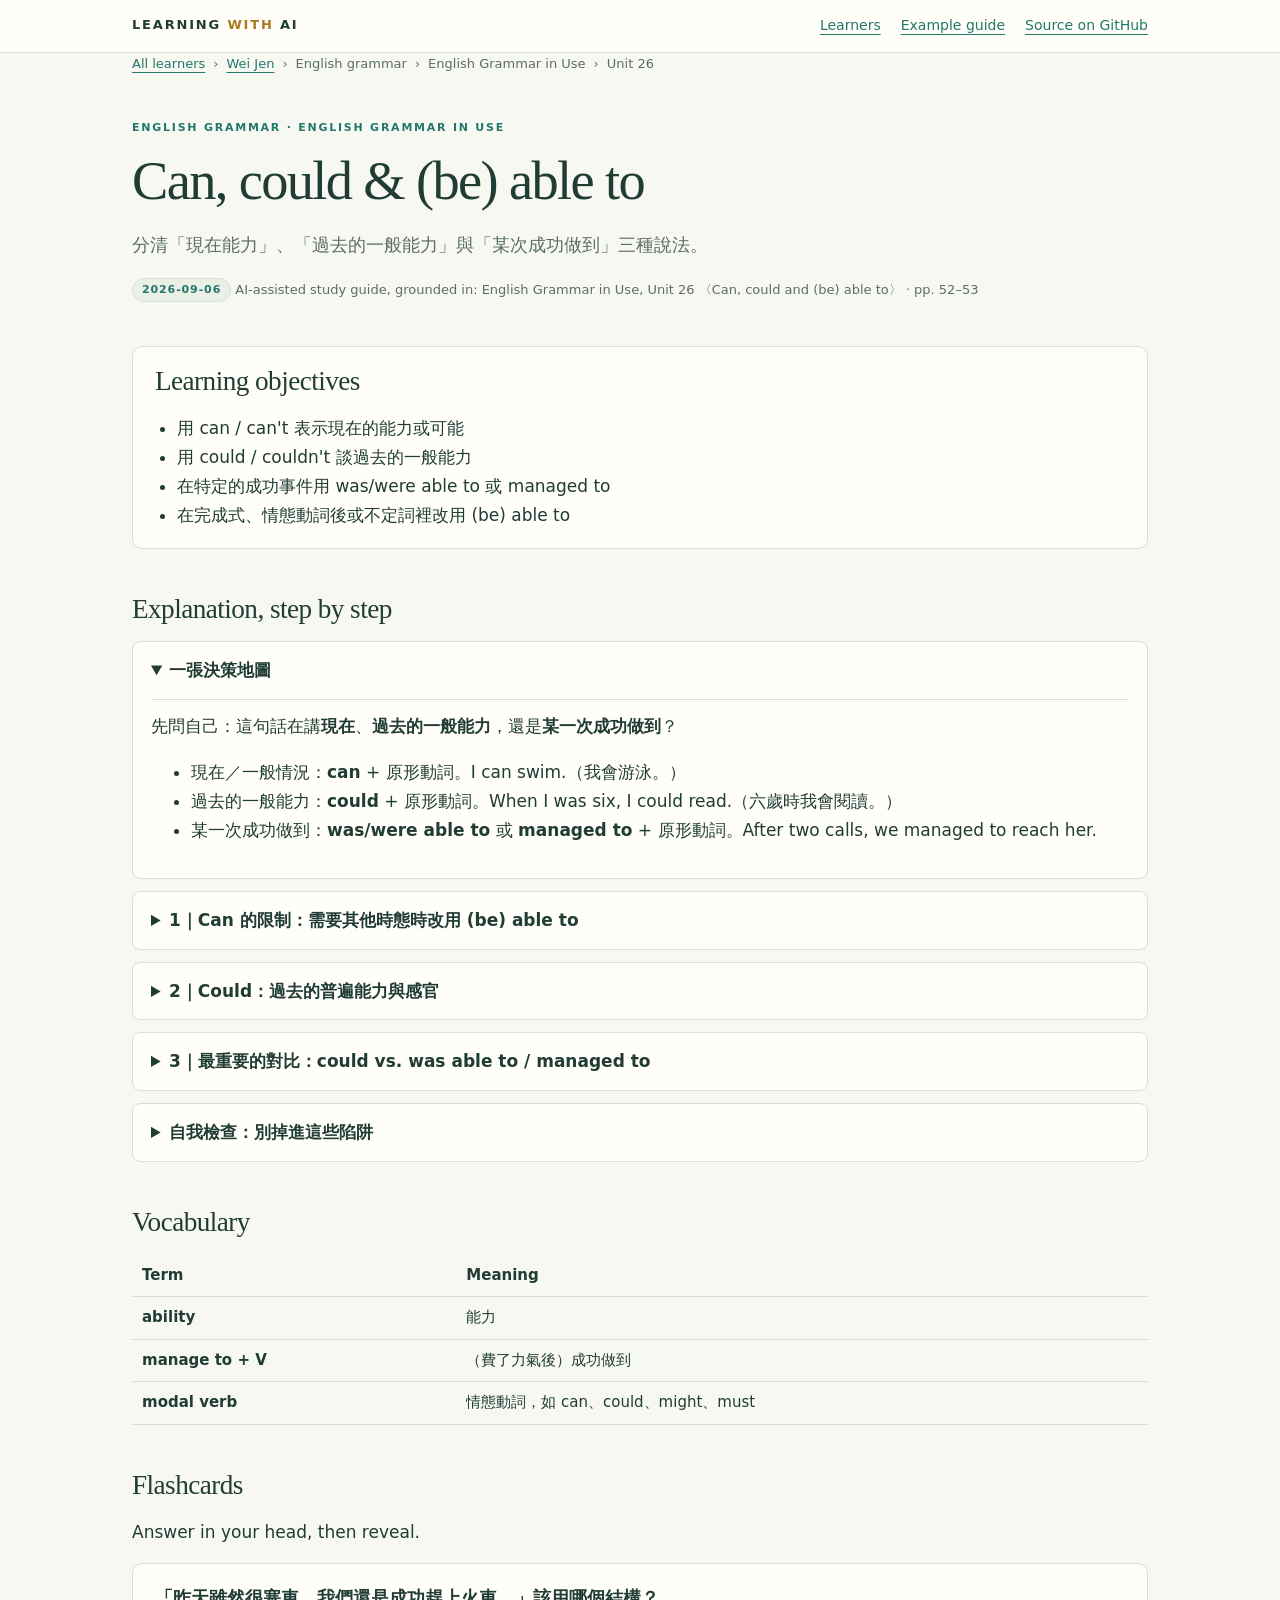
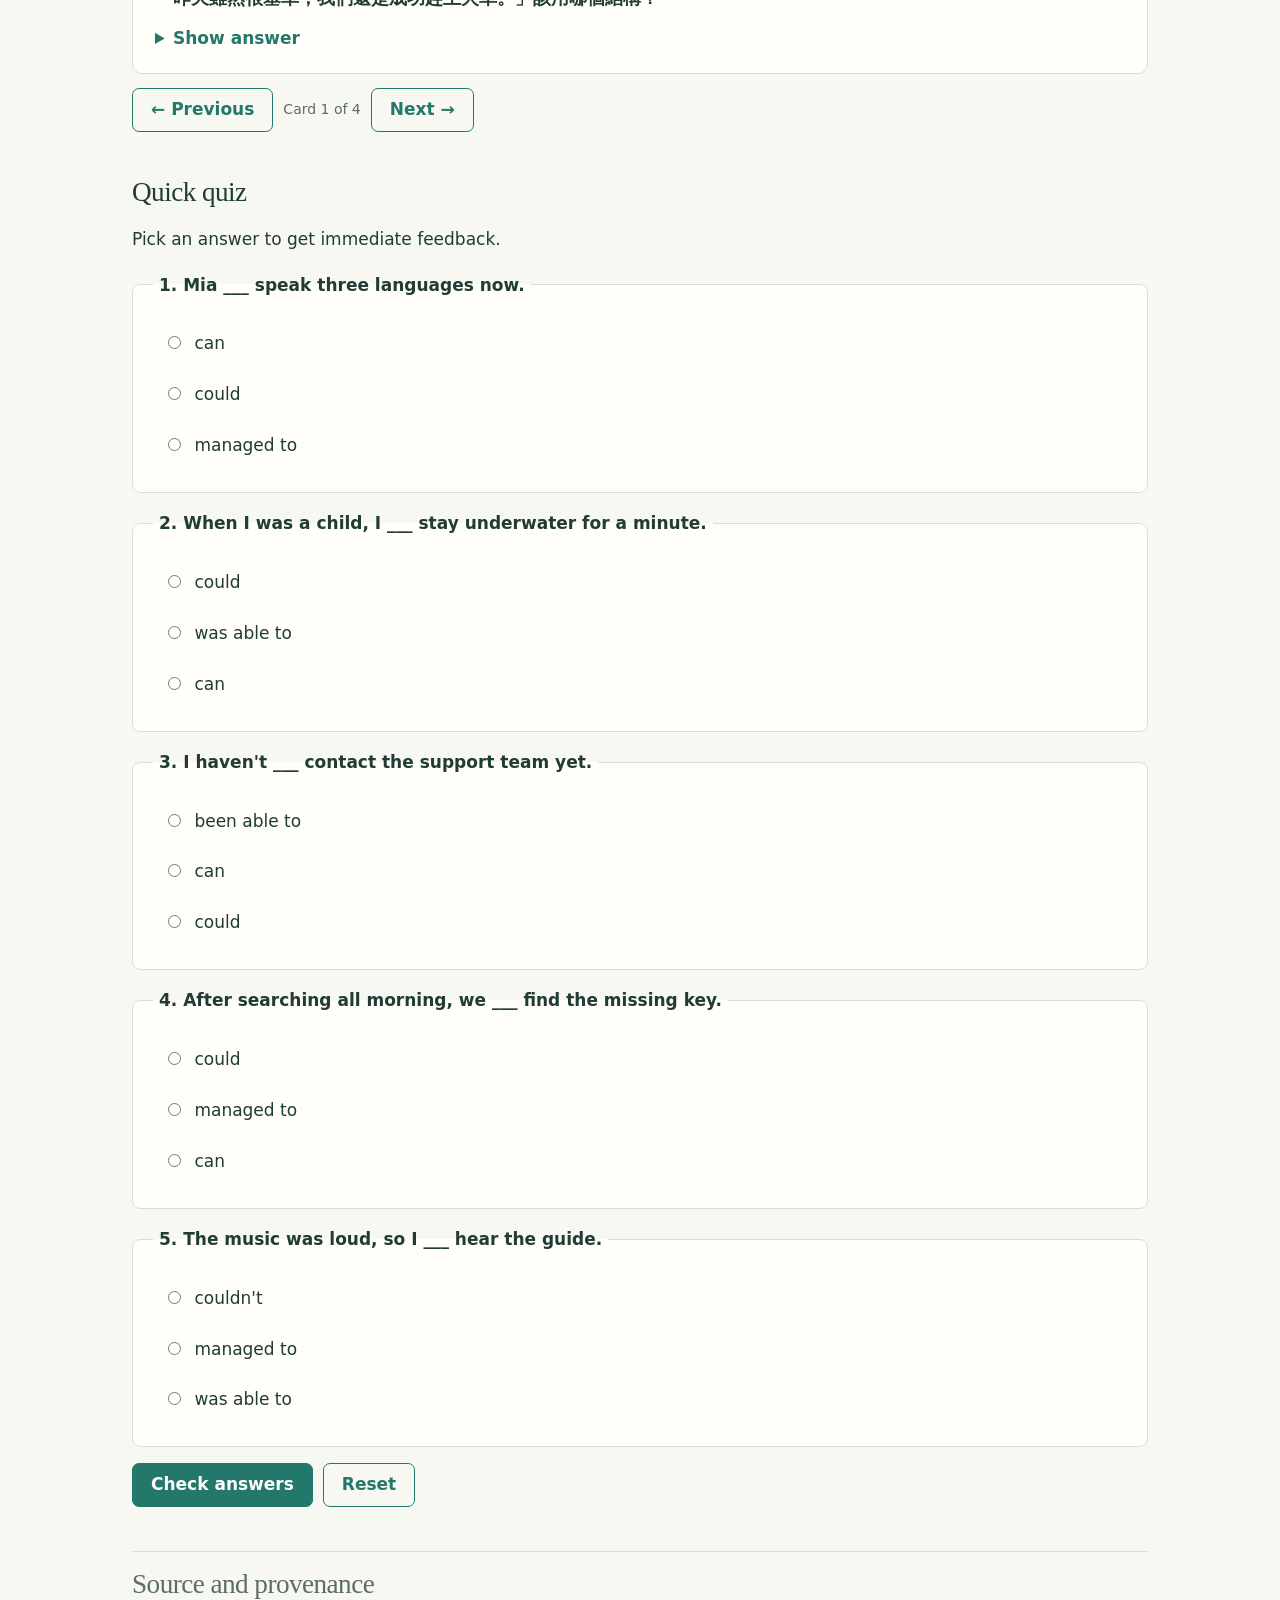
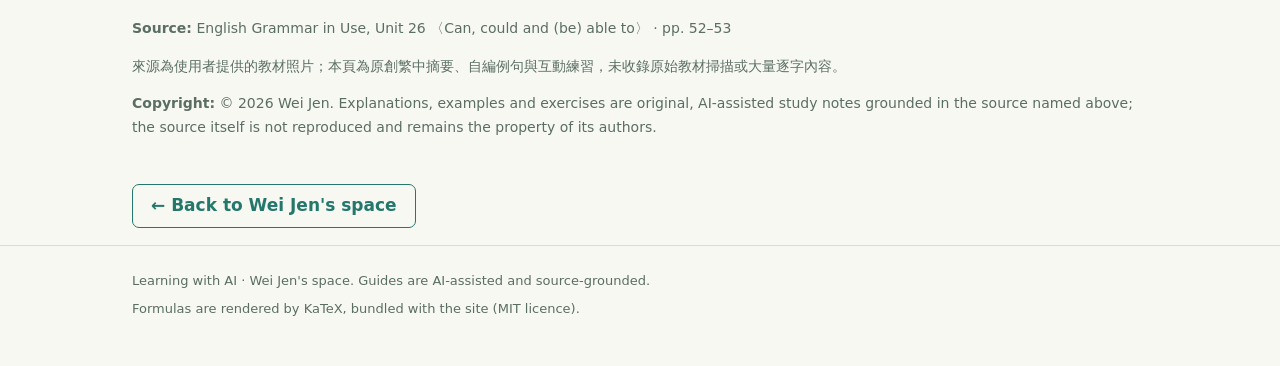
<file: weijen/english-grammar/english-grammar-in-use/unit-26/index.html>
<!doctype html>
<html lang="zh-Hant">
<head>
<meta charset="utf-8">
<meta name="viewport" content="width=device-width, initial-scale=1">
<meta name="description" content="分清「現在能力」、「過去的一般能力」與「某次成功做到」三種說法。">
<meta name="learn-publish-id" content="a01971a77b704873b858e6a88d15cace">
<meta name="generator" content="hermes-azure learn_publisher">
<title>Can, could &amp; (be) able to · Wei Jen · Learning with AI</title>
<link rel="icon" href="data:image/svg+xml,%3Csvg xmlns=%27http://www.w3.org/2000/svg%27 viewBox=%270 0 32 32%27%3E%3Crect width=%2732%27 height=%2732%27 rx=%277%27 fill=%27%2323786b%27/%3E%3Ctext x=%2716%27 y=%2722%27 font-family=%27Georgia,serif%27 font-size=%2719%27 text-anchor=%27middle%27 fill=%27%23fffef9%27%3EL%3C/text%3E%3C/svg%3E">
<link rel="stylesheet" href="../../../../assets/css/site.css">
<link rel="stylesheet" href="../../../../assets/vendor/katex/katex.min.css">
<script src="../../../../assets/vendor/katex/katex.min.js" defer></script>
<script src="../../../../assets/vendor/katex/contrib/auto-render.min.js" defer></script>
<script src="../../../../assets/js/site.js" defer></script>
</head>
<body>
<a class="skip" href="#main">Skip to content</a>
<header class="site-header">
  <div class="wrap">
    <a class="brand" href="../../../../">Learning <span>with</span> AI</a>
    <nav class="site-nav" aria-label="Site"><a href="../../../../">Learners</a><a href="../../../../examples/interactive-study-guide/">Example guide</a><a href="https://github.com/weijen-ai/learn">Source on GitHub</a></nav>
  </div>
</header>

<main id="main" class="wrap">
  <nav class="breadcrumb" aria-label="Breadcrumb">
    <ol>
      <li><a href="../../../../">All learners</a></li>
      <li><a href="../../../../weijen/">Wei Jen</a></li>
      <li>English grammar</li>
      <li>English Grammar in Use</li>
      <li aria-current="page">Unit 26</li>
    </ol>
  </nav>

  <section aria-labelledby="title">
    <p class="eyebrow">English grammar · English Grammar in Use</p>
    <h1 id="title">Can, could &amp; (be) able to</h1>
    <p class="lede">分清「現在能力」、「過去的一般能力」與「某次成功做到」三種說法。</p>
    <p class="breadcrumb"><span class="badge">2026-09-06</span> AI-assisted study guide, grounded in: English Grammar in Use, Unit 26 〈Can, could and (be) able to〉 · pp. 52–53</p>
  </section>

  <section class="objectives" aria-labelledby="objectives">
    <h2 id="objectives">Learning objectives</h2>
    <ul><li>用 can / can&#x27;t 表示現在的能力或可能</li><li>用 could / couldn&#x27;t 談過去的一般能力</li><li>在特定的成功事件用 was/were able to 或 managed to</li><li>在完成式、情態動詞後或不定詞裡改用 (be) able to</li></ul>
  </section>

  <section aria-labelledby="explain">
    <h2 id="explain">Explanation, step by step</h2>
<details class="step" open>
<summary>一張決策地圖</summary>
<div class="body">
<p>先問自己：這句話在講<strong>現在</strong>、<strong>過去的一般能力</strong>，還是<strong>某一次成功做到</strong>？</p>
<ul><li>現在／一般情況：<strong>can</strong> + 原形動詞。I can swim.（我會游泳。）</li><li>過去的一般能力：<strong>could</strong> + 原形動詞。When I was six, I could read.（六歲時我會閱讀。）</li><li>某一次成功做到：<strong>was/were able to</strong> 或 <strong>managed to</strong> + 原形動詞。After two calls, we managed to reach her.</li></ul>
</div>
</details>
<details class="step">
<summary>1｜Can 的限制：需要其他時態時改用 (be) able to</summary>
<div class="body">
<p>can 只有現在式 can 與過去式 could。當句子需要完成式、放在情態動詞後面，或需要不定詞時，就用 <strong>be able to</strong>。</p>
<ul><li>I can&#x27;t sleep tonight.</li><li>I haven&#x27;t <strong>been able to</strong> sleep recently.（完成式）</li><li>She might <strong>be able to</strong> join us.（情態動詞後）</li><li>You must <strong>be able to</strong> explain it clearly.</li></ul>
<p>記憶法：看到 have、might、must 這類結構，先問自己「can 能不能放在這裡？」不能時多半用 (be) able to。</p>
</div>
</details>
<details class="step">
<summary>2｜Could：過去的普遍能力與感官</summary>
<div class="body">
<p>could 適合描述一段時間中一貫擁有的能力，也常與感官或理解動詞一起出現：see, hear, smell, taste, feel, remember, understand。</p>
<ul><li>My grandfather could speak several languages.</li><li>From the window, we could see the sea.</li><li>I couldn&#x27;t hear the announcement.</li></ul>
</div>
</details>
<details class="step">
<summary>3｜最重要的對比：could vs. was able to / managed to</summary>
<div class="body">
<p>一般能力：Leo was a strong runner. He <strong>could</strong> run 10 kilometres easily.</p>
<p>一次具體成功：Yesterday, despite the rain, Leo <strong>managed to</strong> finish the race.</p>
<p>否定句比較寬鬆：<strong>couldn&#x27;t</strong> 既可用於一般能力，也可用於特定情況。We tried every route, but we couldn&#x27;t find the hotel.</p>
<p>為什麼？could 通常表示「有這項能力」。一次事件的肯定句若要表達「最後辦到了」，was/were able to 或 managed to 更精確；但 couldn&#x27;t 本身就能清楚表示「沒能做到」。</p>
</div>
</details>
<details class="step">
<summary>自我檢查：別掉進這些陷阱</summary>
<div class="body">
<ul><li>❌ Yesterday I could catch the bus. → ✅ Yesterday I <strong>managed to</strong> catch the bus.（一次具體成功）</li><li>❌ I haven&#x27;t can sleep. → ✅ I haven&#x27;t <strong>been able to</strong> sleep.（完成式要用 able to）</li><li>❌ We didn&#x27;t managed to leave. → ✅ We didn&#x27;t <strong>manage</strong> to leave.（didn&#x27;t 後接原形）</li></ul>
</div>
</details>
  </section>

<section aria-labelledby="vocab">
<h2 id="vocab">Vocabulary</h2>
<div class="table-wrap"><table><thead><tr><th scope="col">Term</th><th scope="col">Meaning</th></tr></thead><tbody><tr><th scope="row">ability</th><td>能力</td></tr><tr><th scope="row">manage to + V</th><td>（費了力氣後）成功做到</td></tr><tr><th scope="row">modal verb</th><td>情態動詞，如 can、could、might、must</td></tr></tbody></table></div>
</section>
<section aria-labelledby="flashcards">
<h2 id="flashcards">Flashcards</h2>
<p>Answer in your head, then reveal.</p>
<div class="flashcard-deck">
<article class="flashcard">
<p class="prompt">「昨天雖然很塞車，我們還是成功趕上火車。」該用哪個結構？</p>
<details><summary>Show answer</summary><div class="answer"><p>一次具體成功：We <strong>managed to</strong> catch the train. / We <strong>were able to</strong> catch the train.</p></div></details>
</article>
<article class="flashcard">
<p class="prompt">完成式裡要表達「一直沒辦法」，怎麼說？</p>
<details><summary>Show answer</summary><div class="answer"><p>haven&#x27;t <strong>been able to</strong> + 原形。例：I haven&#x27;t been able to sleep recently.</p></div></details>
</article>
<article class="flashcard">
<p class="prompt">過去長期擁有的能力，用哪個字？</p>
<details><summary>Show answer</summary><div class="answer"><p><strong>could</strong>。例：My grandfather could speak several languages.</p></div></details>
</article>
<article class="flashcard">
<p class="prompt">Although the door was locked, I ______ get inside.</p>
<details><summary>Show answer</summary><div class="answer"><p><strong>managed to</strong> / <strong>was able to</strong>。句子描述一次具體成功，兩者皆合適。</p></div></details>
</article>
</div>
</section>
<section aria-labelledby="quiz">
<h2 id="quiz">Quick quiz</h2>
<p>Pick an answer to get immediate feedback.</p>
<form class="quiz" novalidate>
<fieldset class="quiz-item" data-answer="a" data-explain="現在的能力用 can。">
<legend>1. Mia ___ speak three languages now.</legend>
<label><input type="radio" name="q1" value="a"> can</label>
<label><input type="radio" name="q1" value="b"> could</label>
<label><input type="radio" name="q1" value="c"> managed to</label>
</fieldset>
<fieldset class="quiz-item" data-answer="a" data-explain="過去的一般能力用 could；was able to 通常留給某一次的成功。">
<legend>2. When I was a child, I ___ stay underwater for a minute.</legend>
<label><input type="radio" name="q2" value="a"> could</label>
<label><input type="radio" name="q2" value="b"> was able to</label>
<label><input type="radio" name="q2" value="c"> can</label>
</fieldset>
<fieldset class="quiz-item" data-answer="a" data-explain="完成式不能用 can/could，要用 been able to。">
<legend>3. I haven&#x27;t ___ contact the support team yet.</legend>
<label><input type="radio" name="q3" value="a"> been able to</label>
<label><input type="radio" name="q3" value="b"> can</label>
<label><input type="radio" name="q3" value="c"> could</label>
</fieldset>
<fieldset class="quiz-item" data-answer="b" data-explain="一次具體的成功用 managed to（或 were able to）。">
<legend>4. After searching all morning, we ___ find the missing key.</legend>
<label><input type="radio" name="q4" value="a"> could</label>
<label><input type="radio" name="q4" value="b"> managed to</label>
<label><input type="radio" name="q4" value="c"> can</label>
</fieldset>
<fieldset class="quiz-item" data-answer="a" data-explain="否定句用 couldn&#x27;t 即可。">
<legend>5. The music was loud, so I ___ hear the guide.</legend>
<label><input type="radio" name="q5" value="a"> couldn&#x27;t</label>
<label><input type="radio" name="q5" value="b"> managed to</label>
<label><input type="radio" name="q5" value="c"> was able to</label>
</fieldset>
<p class="quiz-score" role="status" aria-live="polite"></p>
<div class="quiz-actions"><button type="submit" class="button">Check answers</button><button type="reset" class="button secondary">Reset</button></div>
</form>
</section>
  <section class="provenance" aria-labelledby="source">
    <h2 id="source">Source and provenance</h2>
    <p><strong>Source:</strong> English Grammar in Use, Unit 26 〈Can, could and (be) able to〉 · pp. 52–53</p>
    <p>來源為使用者提供的教材照片；本頁為原創繁中摘要、自編例句與互動練習，未收錄原始教材掃描或大量逐字內容。</p>
    <p><strong>Copyright:</strong> © 2026 Wei Jen. Explanations, examples and exercises are original, AI-assisted study notes grounded in the source named above; the source itself is not reproduced and remains the property of its authors.</p>
  </section>

  <p><a class="button secondary" href="../../../../weijen/">← Back to Wei Jen's space</a></p>
</main>

<footer class="site-footer">
  <div class="wrap">
    <p>Learning with AI · Wei Jen's space. Guides are AI-assisted and source-grounded.</p>
    <p>Formulas are rendered by KaTeX, bundled with the site (MIT licence).</p>
  </div>
</footer>
</body>
</html>
</file>
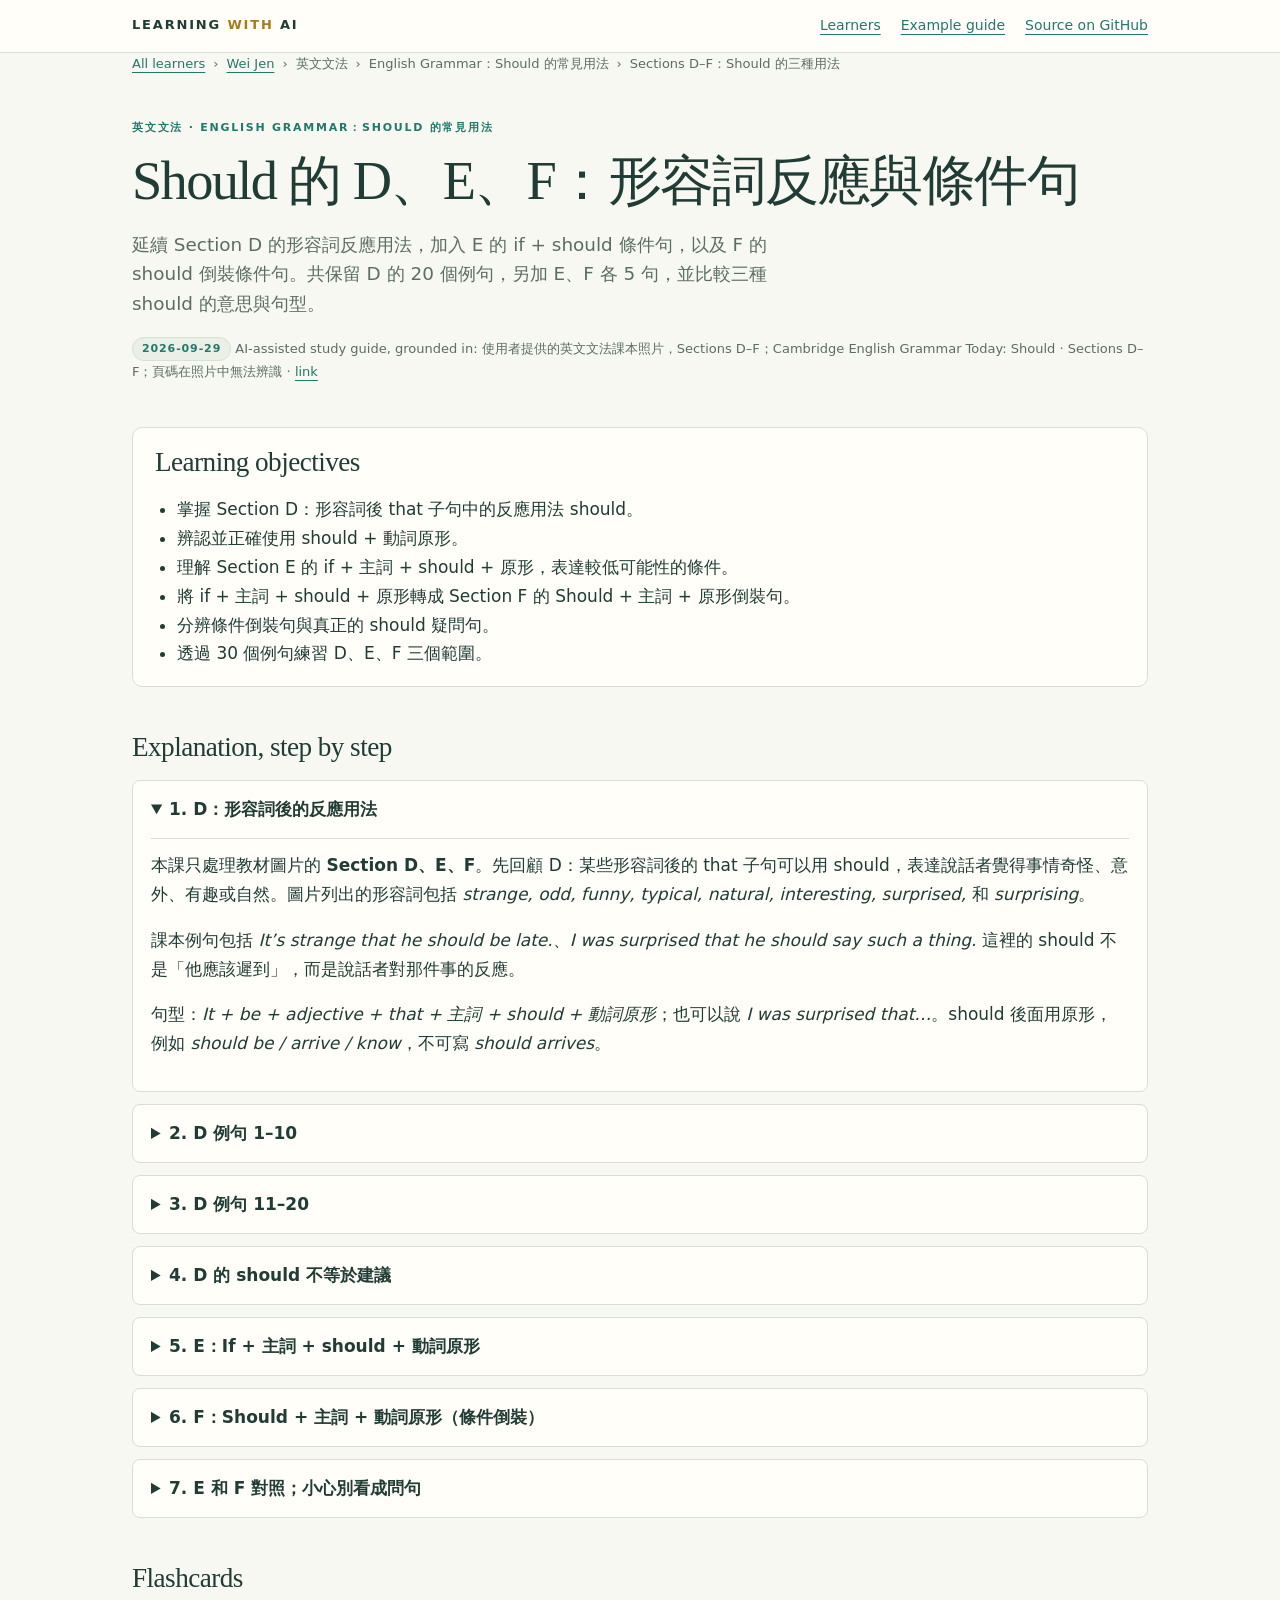
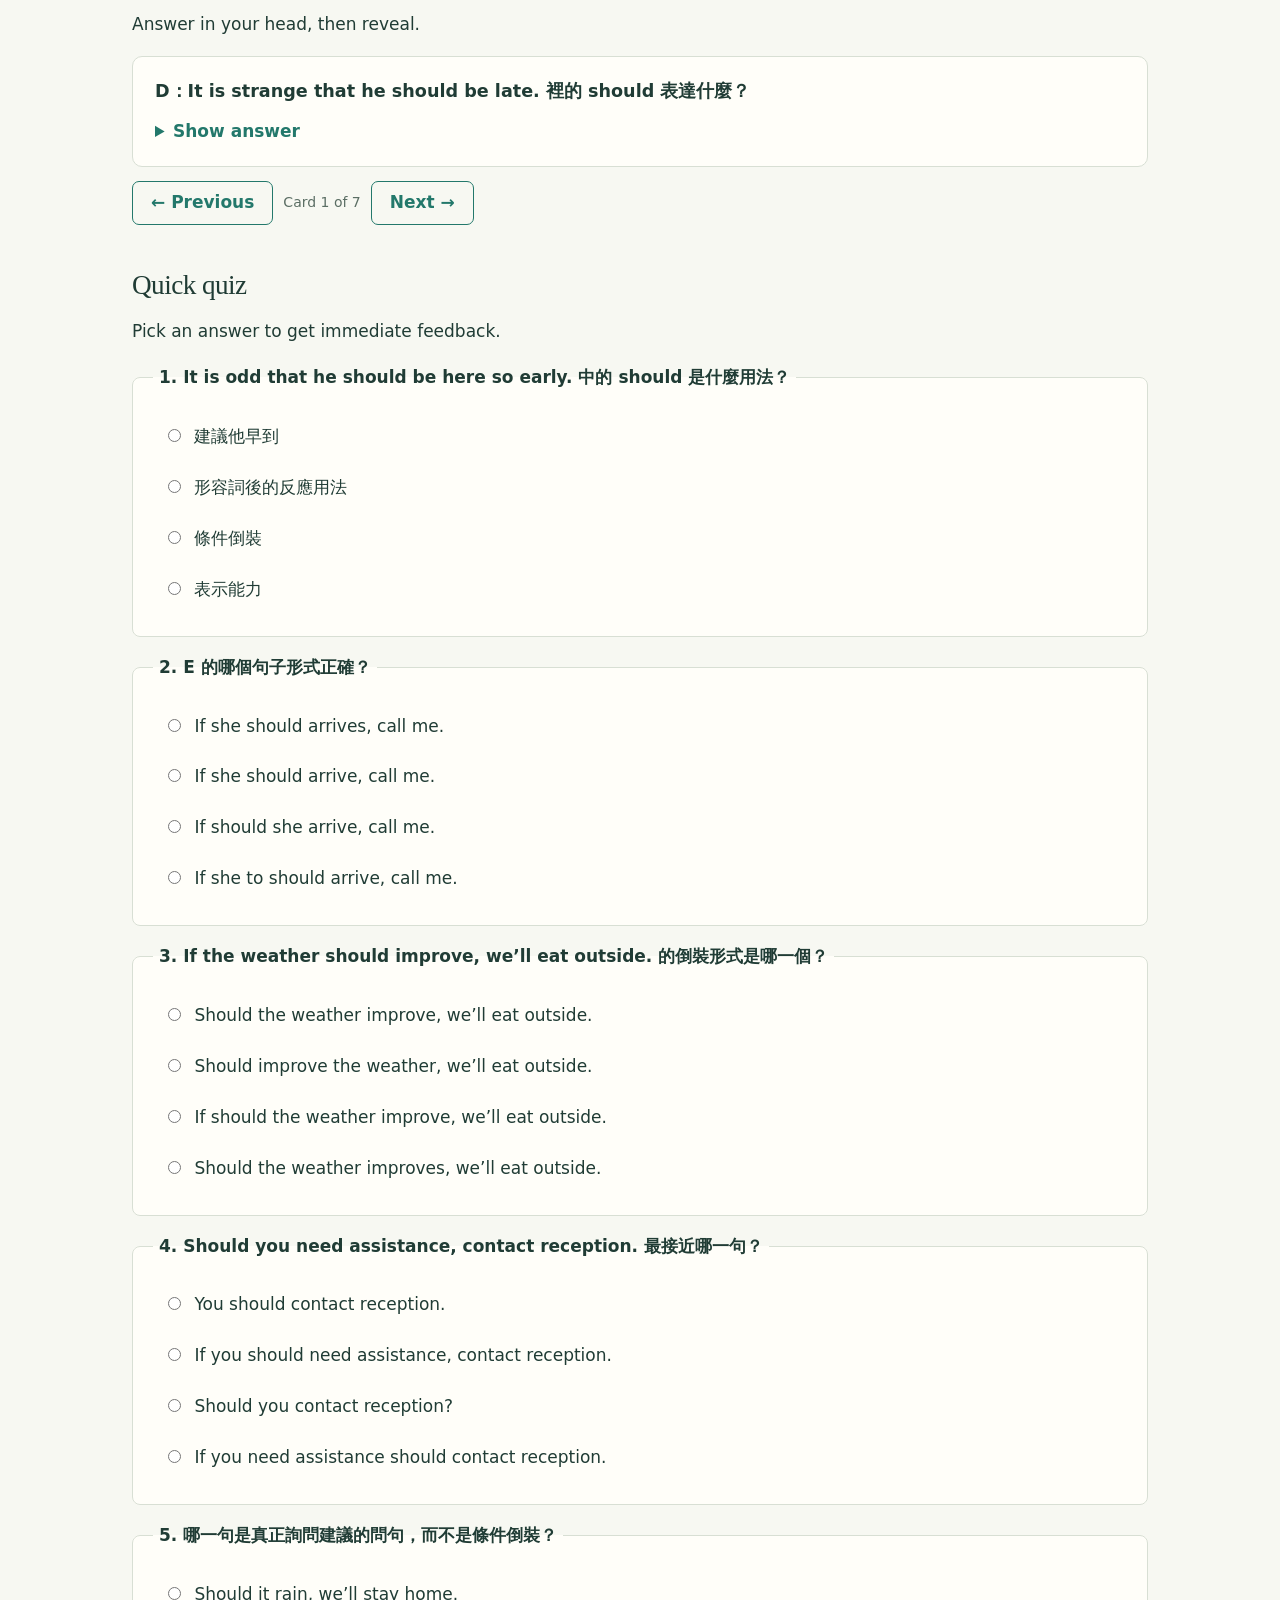
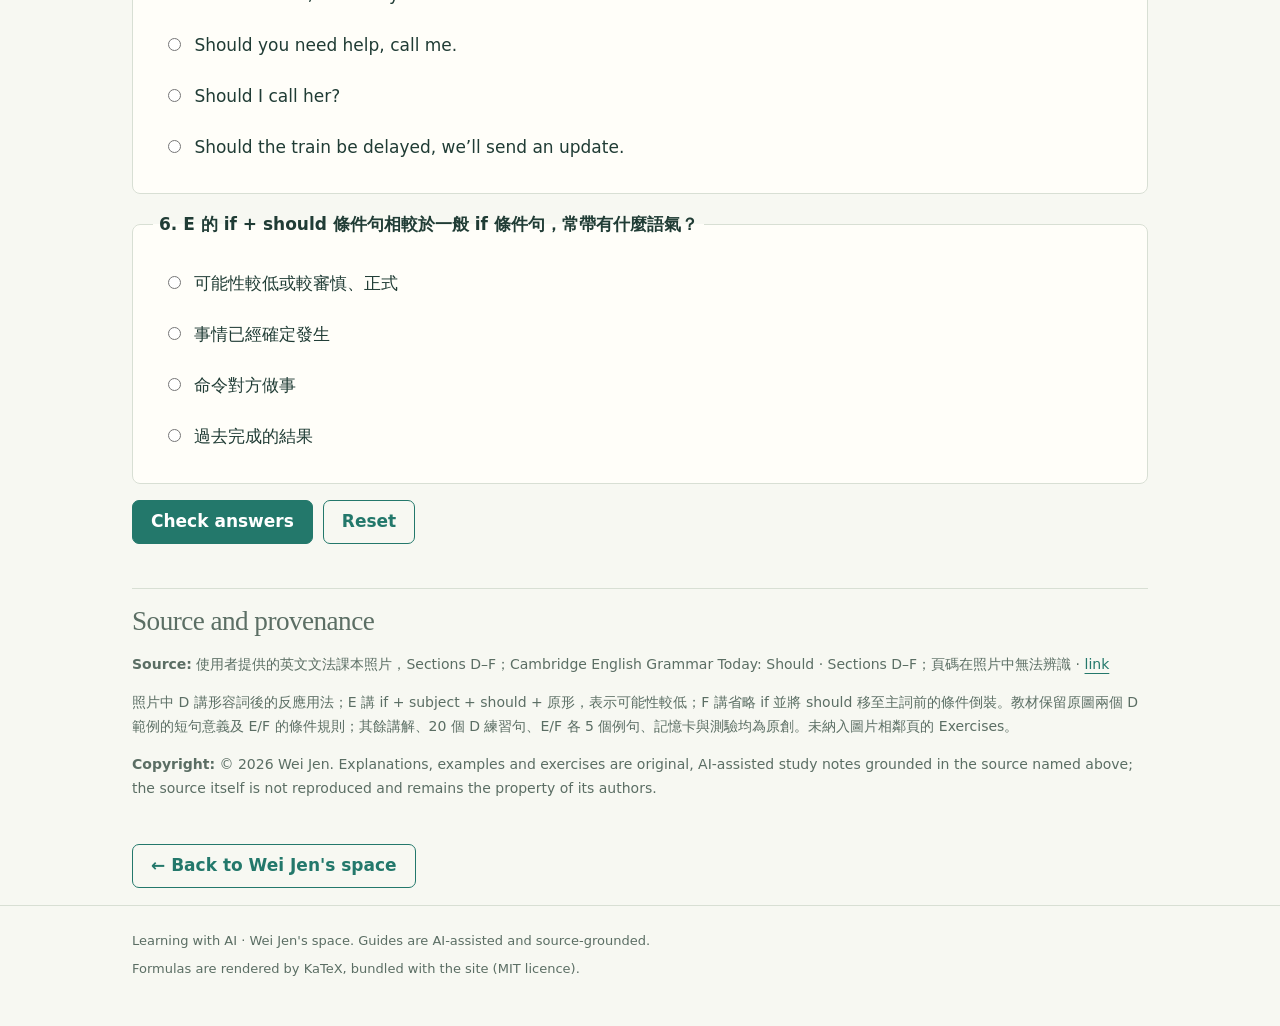
<file: weijen/english-grammar/english-grammar-should/should-after-adjectives-d/index.html>
<!doctype html>
<html lang="zh-Hant">
<head>
<meta charset="utf-8">
<meta name="viewport" content="width=device-width, initial-scale=1">
<meta name="description" content="延續 Section D 的形容詞反應用法，加入 E 的 if + should 條件句，以及 F 的 should 倒裝條件句。共保留 D 的 20 個例句，另加 E、F 各 5 句，並比較三種 should 的意思與句型。">
<meta name="learn-publish-id" content="6739aeb5162148afab4f817cba6183f3">
<meta name="generator" content="hermes-azure learn_publisher">
<title>Should 的 D、E、F：形容詞反應與條件句 · Wei Jen · Learning with AI</title>
<link rel="icon" href="data:image/svg+xml,%3Csvg xmlns=%27http://www.w3.org/2000/svg%27 viewBox=%270 0 32 32%27%3E%3Crect width=%2732%27 height=%2732%27 rx=%277%27 fill=%27%2323786b%27/%3E%3Ctext x=%2716%27 y=%2722%27 font-family=%27Georgia,serif%27 font-size=%2719%27 text-anchor=%27middle%27 fill=%27%23fffef9%27%3EL%3C/text%3E%3C/svg%3E">
<link rel="stylesheet" href="../../../../assets/css/site.css">
<link rel="stylesheet" href="../../../../assets/vendor/katex/katex.min.css">
<script src="../../../../assets/vendor/katex/katex.min.js" defer></script>
<script src="../../../../assets/vendor/katex/contrib/auto-render.min.js" defer></script>
<script src="../../../../assets/js/site.js" defer></script>
</head>
<body>
<a class="skip" href="#main">Skip to content</a>
<header class="site-header">
  <div class="wrap">
    <a class="brand" href="../../../../">Learning <span>with</span> AI</a>
    <nav class="site-nav" aria-label="Site"><a href="../../../../">Learners</a><a href="../../../../examples/interactive-study-guide/">Example guide</a><a href="https://github.com/weijen-ai/learn">Source on GitHub</a></nav>
  </div>
</header>

<main id="main" class="wrap">
  <nav class="breadcrumb" aria-label="Breadcrumb">
    <ol>
      <li><a href="../../../../">All learners</a></li>
      <li><a href="../../../../weijen/">Wei Jen</a></li>
      <li>英文文法</li>
      <li>English Grammar：Should 的常見用法</li>
      <li aria-current="page">Sections D–F：Should 的三種用法</li>
    </ol>
  </nav>

  <section aria-labelledby="title">
    <p class="eyebrow">英文文法 · English Grammar：Should 的常見用法</p>
    <h1 id="title">Should 的 D、E、F：形容詞反應與條件句</h1>
    <p class="lede">延續 Section D 的形容詞反應用法，加入 E 的 if + should 條件句，以及 F 的 should 倒裝條件句。共保留 D 的 20 個例句，另加 E、F 各 5 句，並比較三種 should 的意思與句型。</p>
    <p class="breadcrumb"><span class="badge">2026-09-29</span> AI-assisted study guide, grounded in: 使用者提供的英文文法課本照片，Sections D–F；Cambridge English Grammar Today: Should · Sections D–F；頁碼在照片中無法辨識 · <a href="https://dictionary.cambridge.org/us/grammar/british-grammar/should" rel="noopener">link</a></p>
  </section>

  <section class="objectives" aria-labelledby="objectives">
    <h2 id="objectives">Learning objectives</h2>
    <ul><li>掌握 Section D：形容詞後 that 子句中的反應用法 should。</li><li>辨認並正確使用 should + 動詞原形。</li><li>理解 Section E 的 if + 主詞 + should + 原形，表達較低可能性的條件。</li><li>將 if + 主詞 + should + 原形轉成 Section F 的 Should + 主詞 + 原形倒裝句。</li><li>分辨條件倒裝句與真正的 should 疑問句。</li><li>透過 30 個例句練習 D、E、F 三個範圍。</li></ul>
  </section>

  <section aria-labelledby="explain">
    <h2 id="explain">Explanation, step by step</h2>
<details class="step" open>
<summary>1. D：形容詞後的反應用法</summary>
<div class="body">
<p>本課只處理教材圖片的 <strong>Section D、E、F</strong>。先回顧 D：某些形容詞後的 that 子句可以用 should，表達說話者覺得事情奇怪、意外、有趣或自然。圖片列出的形容詞包括 <em>strange, odd, funny, typical, natural, interesting, surprised,</em> 和 <em>surprising</em>。</p>
<p>課本例句包括 <em>It’s strange that he should be late.</em>、<em>I was surprised that he should say such a thing.</em> 這裡的 should 不是「他應該遲到」，而是說話者對那件事的反應。</p>
<p>句型：<em>It + be + adjective + that + 主詞 + should + 動詞原形</em>；也可以說 <em>I was surprised that…</em>。should 後面用原形，例如 <em>should be / arrive / know</em>，不可寫 <em>should arrives</em>。</p>
</div>
</details>
<details class="step">
<summary>2. D 例句 1–10</summary>
<div class="body">
<p>以下是練習 D 的 10 個原創例句。可以先遮住中文，自己翻譯並找出形容詞。</p>
<ol><li>It’s strange that Liam should arrive before everyone else. — 奇怪的是，Liam 竟比所有人都早到。</li><li>It’s odd that the café should be empty at lunchtime. — 奇怪的是，這家咖啡館午餐時間竟然空無一人。</li><li>It’s funny that both sisters should choose the same song. — 有趣的是，兩姊妹竟選了同一首歌。</li><li>It’s typical of Maya that she should bring snacks for everyone. — Maya 竟帶點心給大家，真是她一貫的作風。</li><li>It’s natural that new students should feel nervous on the first day. — 新生第一天感到緊張是很自然的。</li><li>It’s interesting that the old map should show a path through the forest. — 有意思的是，舊地圖竟標出一條穿過森林的小路。</li><li>I was surprised that Daniel should remember my birthday. — 我很驚訝 Daniel 竟記得我的生日。</li><li>It was surprising that the small plant should survive the winter. — 令人驚訝的是，那株小植物竟熬過了冬天。</li><li>It is strange that no one should ask about the delay. — 奇怪的是，竟沒有人詢問延誤的事。</li><li>It seemed odd that the lights should still be on. — 燈竟然還亮著，這看起來很奇怪。</li></ol>
</div>
</details>
<details class="step">
<summary>3. D 例句 11–20</summary>
<div class="body">
<ol><li>I find it funny that our dog should hide whenever it rains. — 我覺得很有趣，我們家的狗每逢下雨竟然就躲起來。</li><li>It’s typical of Ben that he should forget his umbrella again. — Ben 又忘了帶傘，這真的很像他的作風。</li><li>It’s natural that parents should worry about their children. — 父母擔心孩子是很自然的事。</li><li>It is interesting that the two teams should reach the same answer independently. — 有意思的是，兩隊竟各自得出了相同答案。</li><li>I was surprised that she should refuse such a generous offer. — 她竟拒絕這麼慷慨的提議，讓我很意外。</li><li>It was surprising that the old bridge should remain open after the storm. — 暴風雨後，那座舊橋竟仍然開放，令人驚訝。</li><li>It’s strange that he should know the password already. — 奇怪的是，他竟已經知道密碼。</li><li>It’s typical of that team that they should stay calm under pressure. — 那支隊伍在壓力下保持冷靜，真是他們一貫的作風。</li><li>It is odd that the package should arrive without a label. — 奇怪的是，包裹竟然沒有標籤就送到了。</li><li>I was surprised that the meeting should finish so early. — 會議竟然這麼早結束，我感到很意外。</li></ol>
</div>
</details>
<details class="step">
<summary>4. D 的 should 不等於建議</summary>
<div class="body">
<p>比較：<br>- 建議：<em>You should call her.</em>（你應該打電話給她。）這是在勸對方做某事。<br>- D 的反應用法：<em>It is strange that he should call at midnight.</em>（奇怪的是，他竟半夜打電話來。）這是在評論一件事。</p>
<p>辨認技巧：D 的 should 通常出現在 <em>It is/was + 形容詞 + that…</em> 或 <em>I was surprised that…</em> 這類結構中；that 子句使用 <strong>should + 動詞原形</strong>。</p>
</div>
</details>
<details class="step">
<summary>5. E：If + 主詞 + should + 動詞原形</summary>
<div class="body">
<p>E 用 <strong>if + 主詞 + should + 動詞原形</strong> 描寫一個可能發生、但說話者覺得機率較低或想審慎提出的情況。它常用於較正式或委婉的條件句；should 不表示「應該」。</p>
<p>教材例句的意思是「如果情況有變，我們會聯絡你」。對照：<em>If the situation changes, we will contact you.</em>（一般條件）／<em>If the situation should change, we will contact you.</em>（把這種可能性說得較低、較審慎）。should 後仍接原形動詞。</p>
<p>5 個新例句：<br>1. If it should rain tomorrow, we’ll move the picnic indoors. — 如果明天萬一下雨，我們就把野餐移到室內。<br>2. If you should need extra time, please let me know. — 如果你萬一需要多一點時間，請告訴我。<br>3. If anyone should ask for me, say I’m in a meeting. — 如果有人找我，就說我在開會。<br>4. If the train should be delayed, we’ll send an update. — 如果火車萬一誤點，我們會發送最新消息。<br>5. If our plans should change, I’ll message you. — 如果我們的計畫有變，我會傳訊息給你。</p>
</div>
</details>
<details class="step">
<summary>6. F：Should + 主詞 + 動詞原形（條件倒裝）</summary>
<div class="body">
<p>F 把 E 的 if 子句改成倒裝：移除 <strong>if</strong>，把 <strong>should 放到主詞前面</strong>。</p>
<p><em>If + 主詞 + should + 動詞原形, 主句</em> → <em>Should + 主詞 + 動詞原形, 主句</em></p>
<p>例如：<em>If the situation should change, we will contact you.</em> → <em>Should the situation change, we will contact you.</em> 兩句的條件意思相同；第二句較正式、精簡。這種句子通常不是問句，後面接逗號和主句。</p>
<p>5 個新例句：<br>1. Should it rain tomorrow, we’ll move the picnic indoors. — 如果明天萬一下雨，我們就把野餐移到室內。<br>2. Should you need extra time, please let me know. — 如果你萬一需要多一點時間，請告訴我。<br>3. Should anyone ask for me, say I’m in a meeting. — 如果有人找我，就說我在開會。<br>4. Should the train be delayed, we’ll send an update. — 如果火車萬一誤點，我們會發送最新消息。<br>5. Should our plans change, I’ll message you. — 如果我們的計畫有變，我會傳訊息給你。</p>
</div>
</details>
<details class="step">
<summary>7. E 和 F 對照；小心別看成問句</summary>
<div class="body">
<p>E 和 F 表達同一類條件，F 是較正式的倒裝版本：<br>- E：<em>If you should need any help, call me.</em><br>- F：<em>Should you need any help, call me.</em></p>
<p>F 的條件子句雖然以 should 開頭，但不是問句；看它後面是否接逗號及另一個主句。真正的疑問句 <em>Should I call her?</em> 是在問「我該打給她嗎？」；這和條件句 <em>Should I need help, I’ll call her.</em>（如果我萬一需要幫忙，我會打給她。）不同。</p>
<p>最後檢查：E 有 if，語序是主詞 + should；F 沒有 if，語序是 should + 主詞。兩種條件句的 should 後都接動詞原形。</p>
</div>
</details>
  </section>

<section aria-labelledby="flashcards">
<h2 id="flashcards">Flashcards</h2>
<p>Answer in your head, then reveal.</p>
<div class="flashcard-deck">
<article class="flashcard">
<p class="prompt">D：It is strange that he should be late. 裡的 should 表達什麼？</p>
<details><summary>Show answer</summary><div class="answer"><p>說話者覺得「他遲到」很奇怪；不是建議他遲到。</p></div></details>
</article>
<article class="flashcard">
<p class="prompt">D：should 後面的動詞用什麼形式？</p>
<details><summary>Show answer</summary><div class="answer"><p>動詞原形：should be、should arrive、should know。</p></div></details>
</article>
<article class="flashcard">
<p class="prompt">E 的基本結構是什麼？</p>
<details><summary>Show answer</summary><div class="answer"><p>If + 主詞 + should + 動詞原形, 主句；用來提出較低機率或較審慎的可能條件。</p></div></details>
</article>
<article class="flashcard">
<p class="prompt">F 如何由 E 變形？</p>
<details><summary>Show answer</summary><div class="answer"><p>移除 if，把 should 移到主詞前：If it should rain… → Should it rain…</p></div></details>
</article>
<article class="flashcard">
<p class="prompt">Should you need help, call me. 是問句嗎？</p>
<details><summary>Show answer</summary><div class="answer"><p>不是，是條件倒裝句，等同 If you should need help, call me. 通常接逗號和主句。</p></div></details>
</article>
<article class="flashcard">
<p class="prompt">Should I call her? 和 Should I need help, I’ll call her. 有何不同？</p>
<details><summary>Show answer</summary><div class="answer"><p>第一句是真正的疑問句，詢問是否該打電話；第二句是條件倒裝，意為「如果我萬一需要幫忙」。</p></div></details>
</article>
<article class="flashcard">
<p class="prompt">If the situation should change 和 Should the situation change 的意思有何關係？</p>
<details><summary>Show answer</summary><div class="answer"><p>兩句都表示「如果情況有變」；後者是較正式的倒裝寫法。</p></div></details>
</article>
</div>
</section>
<section aria-labelledby="quiz">
<h2 id="quiz">Quick quiz</h2>
<p>Pick an answer to get immediate feedback.</p>
<form class="quiz" novalidate>
<fieldset class="quiz-item" data-answer="b" data-explain="odd 表達說話者覺得這件事奇怪；不是建議或條件句。">
<legend>1. It is odd that he should be here so early. 中的 should 是什麼用法？</legend>
<label><input type="radio" name="q1" value="a"> 建議他早到</label>
<label><input type="radio" name="q1" value="b"> 形容詞後的反應用法</label>
<label><input type="radio" name="q1" value="c"> 條件倒裝</label>
<label><input type="radio" name="q1" value="d"> 表示能力</label>
</fieldset>
<fieldset class="quiz-item" data-answer="b" data-explain="if 子句語序是 if + 主詞 + should + 動詞原形。">
<legend>2. E 的哪個句子形式正確？</legend>
<label><input type="radio" name="q2" value="a"> If she should arrives, call me.</label>
<label><input type="radio" name="q2" value="b"> If she should arrive, call me.</label>
<label><input type="radio" name="q2" value="c"> If should she arrive, call me.</label>
<label><input type="radio" name="q2" value="d"> If she to should arrive, call me.</label>
</fieldset>
<fieldset class="quiz-item" data-answer="a" data-explain="F 去掉 if，將 should 放在主詞 the weather 前，並保留動詞原形 improve。">
<legend>3. If the weather should improve, we’ll eat outside. 的倒裝形式是哪一個？</legend>
<label><input type="radio" name="q3" value="a"> Should the weather improve, we’ll eat outside.</label>
<label><input type="radio" name="q3" value="b"> Should improve the weather, we’ll eat outside.</label>
<label><input type="radio" name="q3" value="c"> If should the weather improve, we’ll eat outside.</label>
<label><input type="radio" name="q3" value="d"> Should the weather improves, we’ll eat outside.</label>
</fieldset>
<fieldset class="quiz-item" data-answer="b" data-explain="句首 should + 主詞在此是條件倒裝，等同 If you should need assistance…">
<legend>4. Should you need assistance, contact reception. 最接近哪一句？</legend>
<label><input type="radio" name="q4" value="a"> You should contact reception.</label>
<label><input type="radio" name="q4" value="b"> If you should need assistance, contact reception.</label>
<label><input type="radio" name="q4" value="c"> Should you contact reception?</label>
<label><input type="radio" name="q4" value="d"> If you need assistance should contact reception.</label>
</fieldset>
<fieldset class="quiz-item" data-answer="c" data-explain="Should I call her? 是問句，詢問「我該打給她嗎？」；其餘是 should 倒裝條件句。">
<legend>5. 哪一句是真正詢問建議的問句，而不是條件倒裝？</legend>
<label><input type="radio" name="q5" value="a"> Should it rain, we’ll stay home.</label>
<label><input type="radio" name="q5" value="b"> Should you need help, call me.</label>
<label><input type="radio" name="q5" value="c"> Should I call her?</label>
<label><input type="radio" name="q5" value="d"> Should the train be delayed, we’ll send an update.</label>
</fieldset>
<fieldset class="quiz-item" data-answer="a" data-explain="E 用 should 把條件提出為較不確定、較審慎的可能性，不代表「應該」。">
<legend>6. E 的 if + should 條件句相較於一般 if 條件句，常帶有什麼語氣？</legend>
<label><input type="radio" name="q6" value="a"> 可能性較低或較審慎、正式</label>
<label><input type="radio" name="q6" value="b"> 事情已經確定發生</label>
<label><input type="radio" name="q6" value="c"> 命令對方做事</label>
<label><input type="radio" name="q6" value="d"> 過去完成的結果</label>
</fieldset>
<p class="quiz-score" role="status" aria-live="polite"></p>
<div class="quiz-actions"><button type="submit" class="button">Check answers</button><button type="reset" class="button secondary">Reset</button></div>
</form>
</section>
  <section class="provenance" aria-labelledby="source">
    <h2 id="source">Source and provenance</h2>
    <p><strong>Source:</strong> 使用者提供的英文文法課本照片，Sections D–F；Cambridge English Grammar Today: Should · Sections D–F；頁碼在照片中無法辨識 · <a href="https://dictionary.cambridge.org/us/grammar/british-grammar/should" rel="noopener">link</a></p>
    <p>照片中 D 講形容詞後的反應用法；E 講 if + subject + should + 原形，表示可能性較低；F 講省略 if 並將 should 移至主詞前的條件倒裝。教材保留原圖兩個 D 範例的短句意義及 E/F 的條件規則；其餘講解、20 個 D 練習句、E/F 各 5 個例句、記憶卡與測驗均為原創。未納入圖片相鄰頁的 Exercises。</p>
    <p><strong>Copyright:</strong> © 2026 Wei Jen. Explanations, examples and exercises are original, AI-assisted study notes grounded in the source named above; the source itself is not reproduced and remains the property of its authors.</p>
  </section>

  <p><a class="button secondary" href="../../../../weijen/">← Back to Wei Jen's space</a></p>
</main>

<footer class="site-footer">
  <div class="wrap">
    <p>Learning with AI · Wei Jen's space. Guides are AI-assisted and source-grounded.</p>
    <p>Formulas are rendered by KaTeX, bundled with the site (MIT licence).</p>
  </div>
</footer>
</body>
</html>
</file>
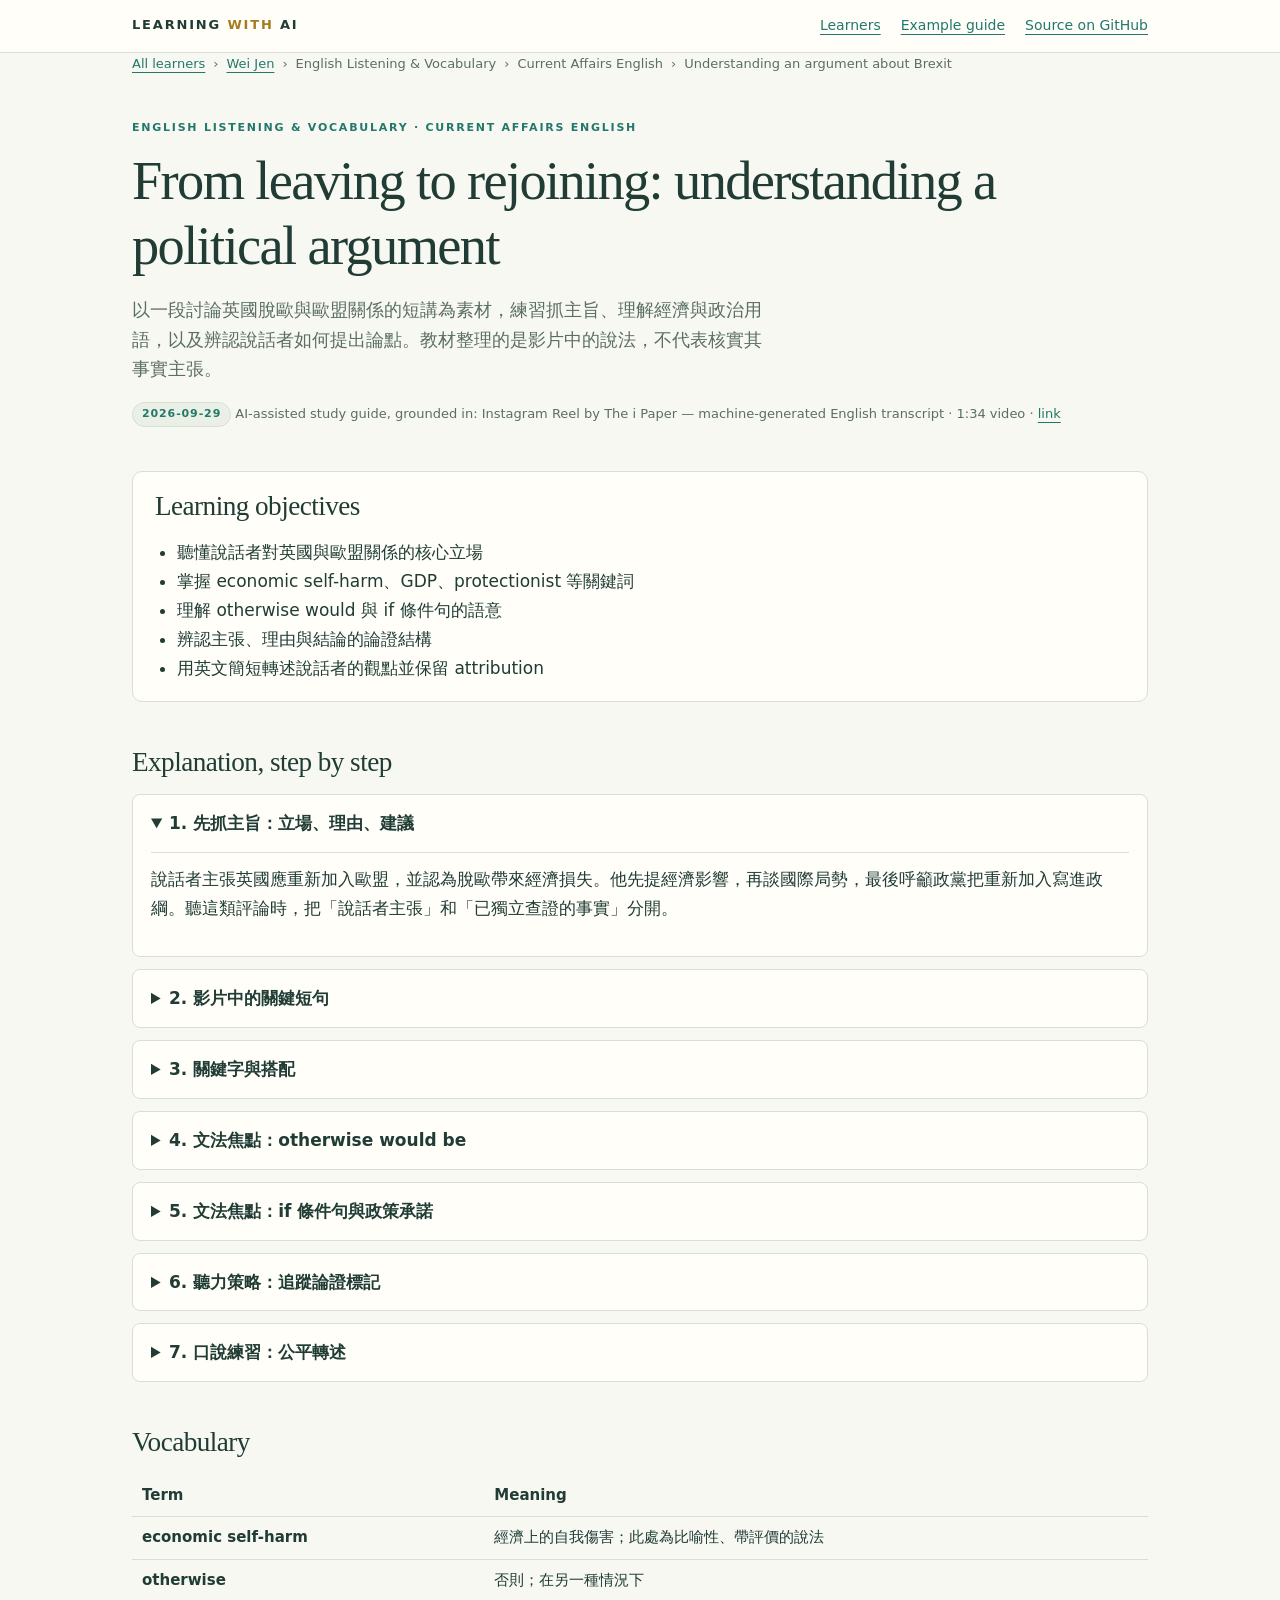
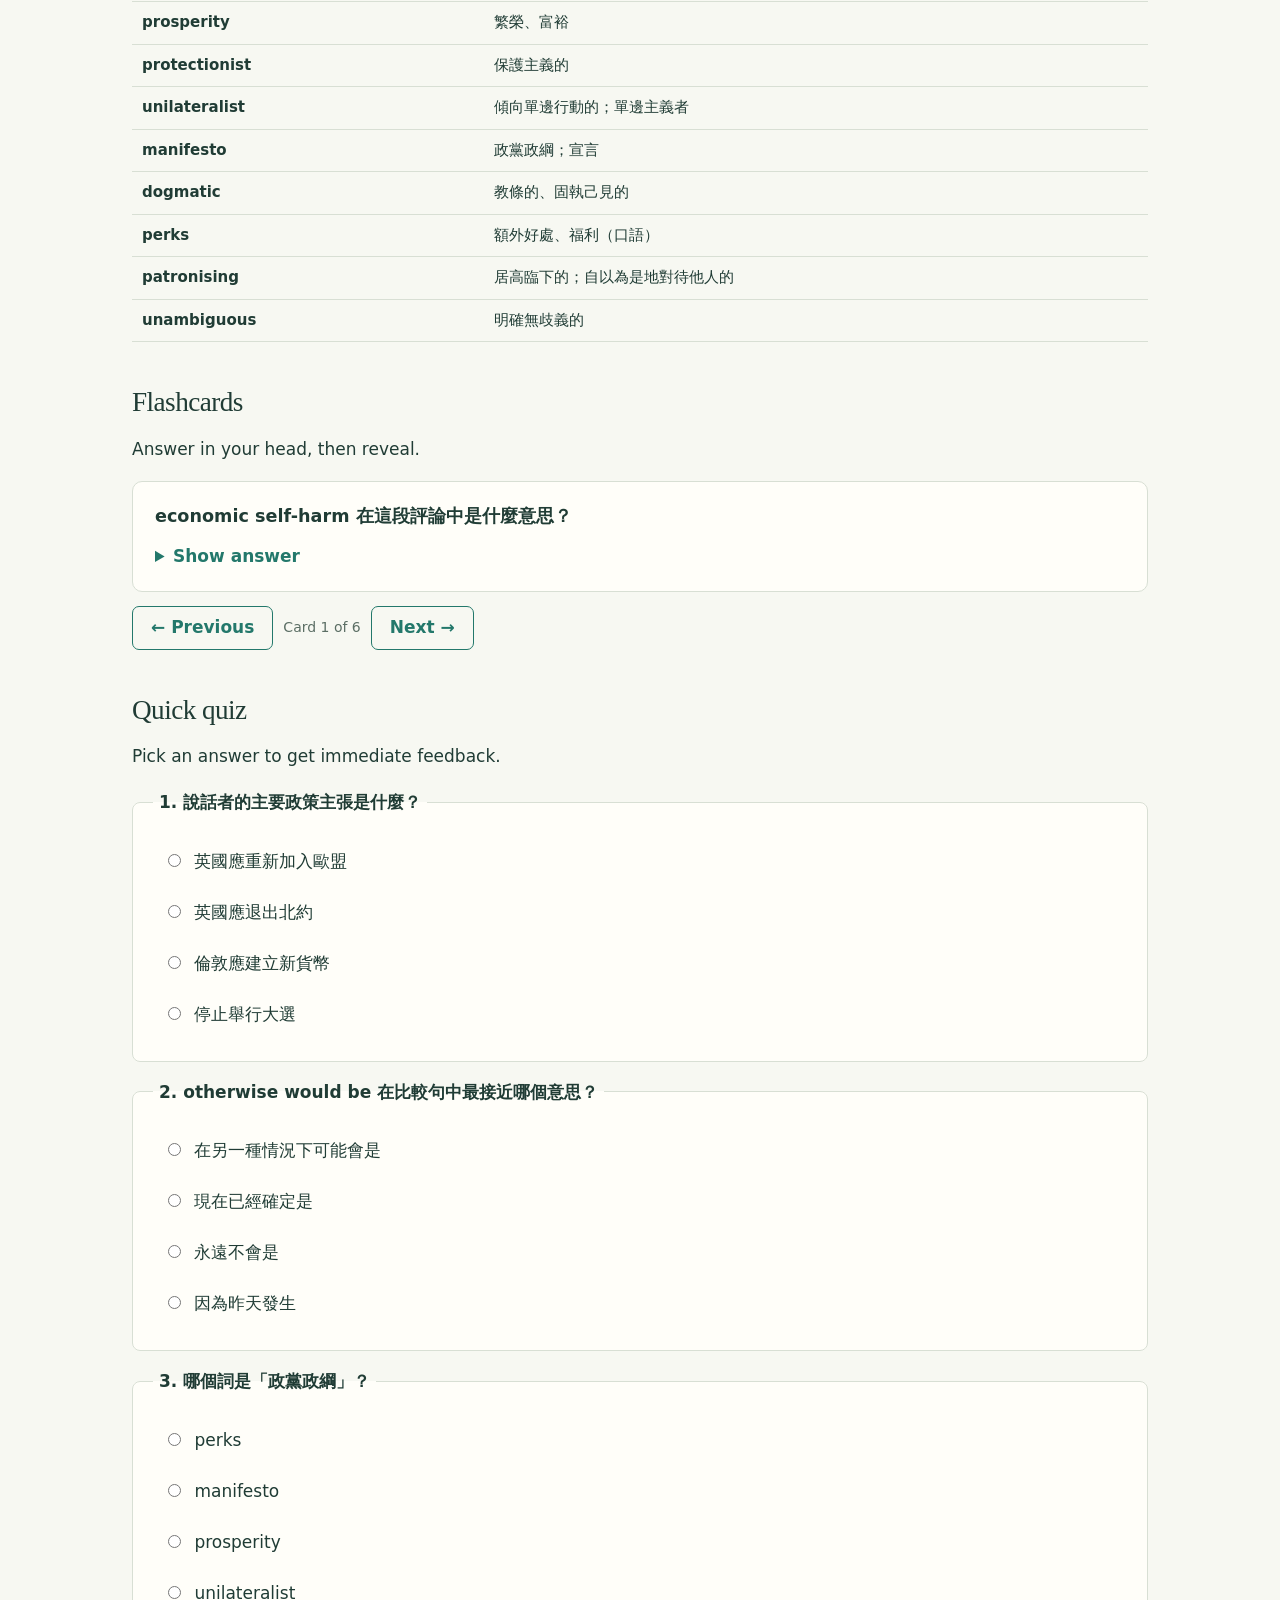
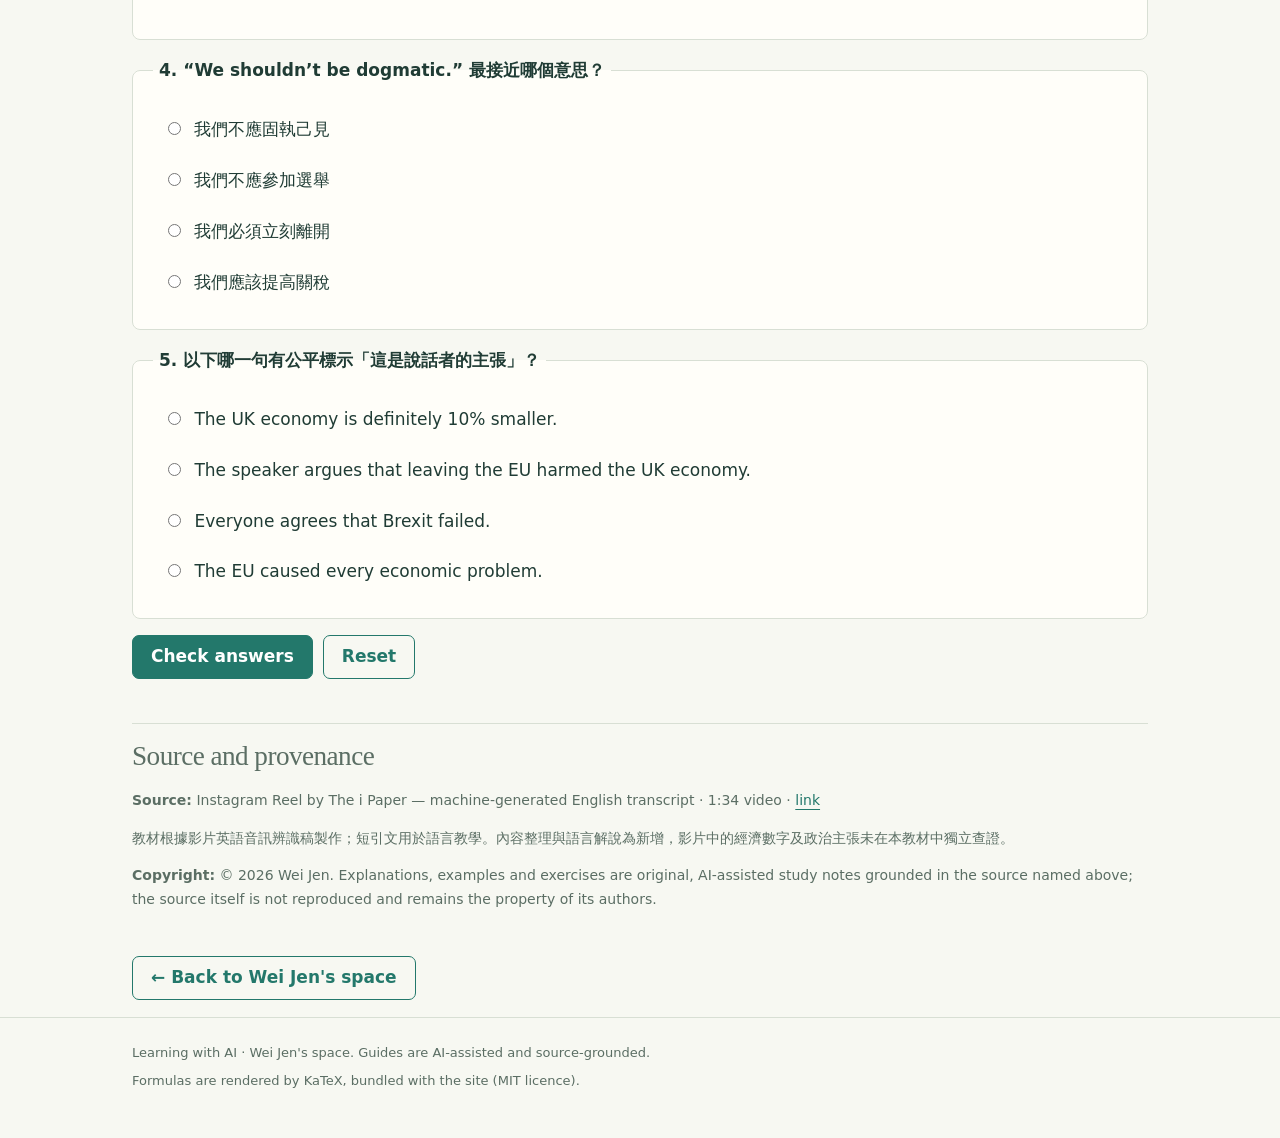
<file: weijen/english-listening/current-affairs-english/brexit-prosperity-argument/index.html>
<!doctype html>
<html lang="zh-Hant">
<head>
<meta charset="utf-8">
<meta name="viewport" content="width=device-width, initial-scale=1">
<meta name="description" content="以一段討論英國脫歐與歐盟關係的短講為素材，練習抓主旨、理解經濟與政治用語，以及辨認說話者如何提出論點。教材整理的是影片中的說法，不代表核實其事實主張。">
<meta name="learn-publish-id" content="3c71f27171d1402db26bee3a79820b01">
<meta name="generator" content="hermes-azure learn_publisher">
<title>From leaving to rejoining: understanding a political argument · Wei Jen · Learning with AI</title>
<link rel="icon" href="data:image/svg+xml,%3Csvg xmlns=%27http://www.w3.org/2000/svg%27 viewBox=%270 0 32 32%27%3E%3Crect width=%2732%27 height=%2732%27 rx=%277%27 fill=%27%2323786b%27/%3E%3Ctext x=%2716%27 y=%2722%27 font-family=%27Georgia,serif%27 font-size=%2719%27 text-anchor=%27middle%27 fill=%27%23fffef9%27%3EL%3C/text%3E%3C/svg%3E">
<link rel="stylesheet" href="../../../../assets/css/site.css">
<link rel="stylesheet" href="../../../../assets/vendor/katex/katex.min.css">
<script src="../../../../assets/vendor/katex/katex.min.js" defer></script>
<script src="../../../../assets/vendor/katex/contrib/auto-render.min.js" defer></script>
<script src="../../../../assets/js/site.js" defer></script>
</head>
<body>
<a class="skip" href="#main">Skip to content</a>
<header class="site-header">
  <div class="wrap">
    <a class="brand" href="../../../../">Learning <span>with</span> AI</a>
    <nav class="site-nav" aria-label="Site"><a href="../../../../">Learners</a><a href="../../../../examples/interactive-study-guide/">Example guide</a><a href="https://github.com/weijen-ai/learn">Source on GitHub</a></nav>
  </div>
</header>

<main id="main" class="wrap">
  <nav class="breadcrumb" aria-label="Breadcrumb">
    <ol>
      <li><a href="../../../../">All learners</a></li>
      <li><a href="../../../../weijen/">Wei Jen</a></li>
      <li>English Listening &amp; Vocabulary</li>
      <li>Current Affairs English</li>
      <li aria-current="page">Understanding an argument about Brexit</li>
    </ol>
  </nav>

  <section aria-labelledby="title">
    <p class="eyebrow">English Listening &amp; Vocabulary · Current Affairs English</p>
    <h1 id="title">From leaving to rejoining: understanding a political argument</h1>
    <p class="lede">以一段討論英國脫歐與歐盟關係的短講為素材，練習抓主旨、理解經濟與政治用語，以及辨認說話者如何提出論點。教材整理的是影片中的說法，不代表核實其事實主張。</p>
    <p class="breadcrumb"><span class="badge">2026-09-29</span> AI-assisted study guide, grounded in: Instagram Reel by The i Paper — machine-generated English transcript · 1:34 video · <a href="https://www.instagram.com/reel/Dd065zUu6RY/?stkn=MTdtNmt0a2JlazJibw==" rel="noopener">link</a></p>
  </section>

  <section class="objectives" aria-labelledby="objectives">
    <h2 id="objectives">Learning objectives</h2>
    <ul><li>聽懂說話者對英國與歐盟關係的核心立場</li><li>掌握 economic self-harm、GDP、protectionist 等關鍵詞</li><li>理解 otherwise would 與 if 條件句的語意</li><li>辨認主張、理由與結論的論證結構</li><li>用英文簡短轉述說話者的觀點並保留 attribution</li></ul>
  </section>

  <section aria-labelledby="explain">
    <h2 id="explain">Explanation, step by step</h2>
<details class="step" open>
<summary>1. 先抓主旨：立場、理由、建議</summary>
<div class="body">
<p>說話者主張英國應重新加入歐盟，並認為脫歐帶來經濟損失。他先提經濟影響，再談國際局勢，最後呼籲政黨把重新加入寫進政綱。聽這類評論時，把「說話者主張」和「已獨立查證的事實」分開。</p>
</div>
</details>
<details class="step">
<summary>2. 影片中的關鍵短句</summary>
<div class="body">
<ul><li>“the biggest act of economic self-harm”＝「最嚴重的經濟自我傷害行為」；這是帶有強烈評價的說法。\n- “the economy ... is £30 billion smaller than it otherwise would be”＝說話者聲稱經濟規模比另一種情境下少 300 億英鎊。\n- “There is only one path to prosperity”＝「通往繁榮只有一條路」；only one 讓語氣顯得斷然。\n- “We shouldn’t be dogmatic.”＝「我們不應固執己見。」dogmatic 常帶批判意味。</li></ul>
</div>
</details>
<details class="step">
<summary>3. 關鍵字與搭配</summary>
<div class="body">
<ul><li>self-harm：自我傷害；economic self-harm 是比喻用法，指傷害自身經濟利益。\n- prosperity：繁榮、富裕；常見搭配：economic prosperity。\n- protectionist：保護主義的；protectionist policies 指保護主義政策。\n- unilateralist：傾向單邊行動的；unilateral 表示單方面的。\n- manifesto：政黨政綱／宣言；政治語境常指選舉政綱。\n- perks：額外好處、福利；口語用法。\n- non-patronising：不居高臨下的；patronising 指以高高在上的態度對人說話。</li></ul>
</div>
</details>
<details class="step">
<summary>4. 文法焦點：otherwise would be</summary>
<div class="body">
<p>句型：A is smaller than it otherwise would be. 意思是「A 比在其他情況下可能達到的規模更小」。otherwise 在這裡是「若非如此／在另一種情況下」，would be 表示假設情境，不是直接觀察到的另一個現實。\n例：The town is quieter than it otherwise would be.＝這座小鎮比在另一種情況下可能會有的樣子更安靜。</p>
</div>
</details>
<details class="step">
<summary>5. 文法焦點：if 條件句與政策承諾</summary>
<div class="body">
<p>影片中的 “If Labour wins the next general election, we will rejoin the European Union.” 是 if + 現在式 wins，主句 will + 原形 rejoin。這種第一類條件句談說話者認為未來有可能發生的條件及結果。練習：If the team wins, they will celebrate. 注意 if 子句用 wins，不用 will win。</p>
</div>
</details>
<details class="step">
<summary>6. 聽力策略：追蹤論證標記</summary>
<div class="body">
<p>留意 according to（指出資訊來源）、also（增加理由）、that’s why（導出結論）、and（補充或串連）。可把短講整理成：立場 → 經濟理由 → 國際局勢理由 → 政策建議 → 對公眾溝通方式。數字與預測應視為說話者援引的主張，不要只因聽見就當成已驗證。</p>
</div>
</details>
<details class="step">
<summary>7. 口說練習：公平轉述</summary>
<div class="body">
<p>用 attribution 避免把評論說成客觀結論：\n- The speaker argues that leaving the EU harmed the UK economy.\n- He says the UK should explain the benefits of EU membership.\n- He believes Labour should promise to rejoin the EU.\n試著再補一句：The speaker supports this view by referring to ...</p>
</div>
</details>
  </section>

<section aria-labelledby="vocab">
<h2 id="vocab">Vocabulary</h2>
<div class="table-wrap"><table><thead><tr><th scope="col">Term</th><th scope="col">Meaning</th></tr></thead><tbody><tr><th scope="row">economic self-harm</th><td>經濟上的自我傷害；此處為比喻性、帶評價的說法</td></tr><tr><th scope="row">otherwise</th><td>否則；在另一種情況下</td></tr><tr><th scope="row">prosperity</th><td>繁榮、富裕</td></tr><tr><th scope="row">protectionist</th><td>保護主義的</td></tr><tr><th scope="row">unilateralist</th><td>傾向單邊行動的；單邊主義者</td></tr><tr><th scope="row">manifesto</th><td>政黨政綱；宣言</td></tr><tr><th scope="row">dogmatic</th><td>教條的、固執己見的</td></tr><tr><th scope="row">perks</th><td>額外好處、福利（口語）</td></tr><tr><th scope="row">patronising</th><td>居高臨下的；自以為是地對待他人的</td></tr><tr><th scope="row">unambiguous</th><td>明確無歧義的</td></tr></tbody></table></div>
</section>
<section aria-labelledby="flashcards">
<h2 id="flashcards">Flashcards</h2>
<p>Answer in your head, then reveal.</p>
<div class="flashcard-deck">
<article class="flashcard">
<p class="prompt">economic self-harm 在這段評論中是什麼意思？</p>
<details><summary>Show answer</summary><div class="answer"><p>經濟上的自我傷害，是說話者用來形容脫歐傷害英國經濟的比喻性評價。</p></div></details>
</article>
<article class="flashcard">
<p class="prompt">otherwise would be 在 “smaller than it otherwise would be” 中表示什麼？</p>
<details><summary>Show answer</summary><div class="answer"><p>比「在另一種情況下可能會有的規模」更小；描述假設比較。</p></div></details>
</article>
<article class="flashcard">
<p class="prompt">What does prosperity mean?</p>
<details><summary>Show answer</summary><div class="answer"><p>繁榮、富裕；例如 economic prosperity（經濟繁榮）。</p></div></details>
</article>
<article class="flashcard">
<p class="prompt">指出「政黨政綱」的英文詞。</p>
<details><summary>Show answer</summary><div class="answer"><p>manifesto</p></div></details>
</article>
<article class="flashcard">
<p class="prompt">dogmatic 通常帶什麼語氣？</p>
<details><summary>Show answer</summary><div class="answer"><p>通常帶批判意味，指固執地堅持某種看法、不願考慮其他可能。</p></div></details>
</article>
<article class="flashcard">
<p class="prompt">If Labour wins..., we will rejoin... 使用什麼條件句？</p>
<details><summary>Show answer</summary><div class="answer"><p>第一類條件句：if 子句用現在簡單式，主句用 will + 原形動詞。</p></div></details>
</article>
</div>
</section>
<section aria-labelledby="quiz">
<h2 id="quiz">Quick quiz</h2>
<p>Pick an answer to get immediate feedback.</p>
<form class="quiz" novalidate>
<fieldset class="quiz-item" data-answer="a" data-explain="短講結尾及政綱建議都支持英國重新加入歐盟。這是影片說話者的立場。">
<legend>1. 說話者的主要政策主張是什麼？</legend>
<label><input type="radio" name="q1" value="a"> 英國應重新加入歐盟</label>
<label><input type="radio" name="q1" value="b"> 英國應退出北約</label>
<label><input type="radio" name="q1" value="c"> 倫敦應建立新貨幣</label>
<label><input type="radio" name="q1" value="d"> 停止舉行大選</label>
</fieldset>
<fieldset class="quiz-item" data-answer="a" data-explain="otherwise 引入假設中的替代情境，would be 描述該情境下可能的狀態。">
<legend>2. otherwise would be 在比較句中最接近哪個意思？</legend>
<label><input type="radio" name="q2" value="a"> 在另一種情況下可能會是</label>
<label><input type="radio" name="q2" value="b"> 現在已經確定是</label>
<label><input type="radio" name="q2" value="c"> 永遠不會是</label>
<label><input type="radio" name="q2" value="d"> 因為昨天發生</label>
</fieldset>
<fieldset class="quiz-item" data-answer="b" data-explain="manifesto 在政治語境中常指政黨宣言或選舉政綱。">
<legend>3. 哪個詞是「政黨政綱」？</legend>
<label><input type="radio" name="q3" value="a"> perks</label>
<label><input type="radio" name="q3" value="b"> manifesto</label>
<label><input type="radio" name="q3" value="c"> prosperity</label>
<label><input type="radio" name="q3" value="d"> unilateralist</label>
</fieldset>
<fieldset class="quiz-item" data-answer="a" data-explain="dogmatic 指教條或固執己見；shouldn’t be 表示不應如此。">
<legend>4. “We shouldn’t be dogmatic.” 最接近哪個意思？</legend>
<label><input type="radio" name="q4" value="a"> 我們不應固執己見</label>
<label><input type="radio" name="q4" value="b"> 我們不應參加選舉</label>
<label><input type="radio" name="q4" value="c"> 我們必須立刻離開</label>
<label><input type="radio" name="q4" value="d"> 我們應該提高關稅</label>
</fieldset>
<fieldset class="quiz-item" data-answer="b" data-explain="The speaker argues 明確標示這是說話者提出的觀點，而不是把爭議性主張直接當作已證實事實。">
<legend>5. 以下哪一句有公平標示「這是說話者的主張」？</legend>
<label><input type="radio" name="q5" value="a"> The UK economy is definitely 10% smaller.</label>
<label><input type="radio" name="q5" value="b"> The speaker argues that leaving the EU harmed the UK economy.</label>
<label><input type="radio" name="q5" value="c"> Everyone agrees that Brexit failed.</label>
<label><input type="radio" name="q5" value="d"> The EU caused every economic problem.</label>
</fieldset>
<p class="quiz-score" role="status" aria-live="polite"></p>
<div class="quiz-actions"><button type="submit" class="button">Check answers</button><button type="reset" class="button secondary">Reset</button></div>
</form>
</section>
  <section class="provenance" aria-labelledby="source">
    <h2 id="source">Source and provenance</h2>
    <p><strong>Source:</strong> Instagram Reel by The i Paper — machine-generated English transcript · 1:34 video · <a href="https://www.instagram.com/reel/Dd065zUu6RY/?stkn=MTdtNmt0a2JlazJibw==" rel="noopener">link</a></p>
    <p>教材根據影片英語音訊辨識稿製作；短引文用於語言教學。內容整理與語言解說為新增，影片中的經濟數字及政治主張未在本教材中獨立查證。</p>
    <p><strong>Copyright:</strong> © 2026 Wei Jen. Explanations, examples and exercises are original, AI-assisted study notes grounded in the source named above; the source itself is not reproduced and remains the property of its authors.</p>
  </section>

  <p><a class="button secondary" href="../../../../weijen/">← Back to Wei Jen's space</a></p>
</main>

<footer class="site-footer">
  <div class="wrap">
    <p>Learning with AI · Wei Jen's space. Guides are AI-assisted and source-grounded.</p>
    <p>Formulas are rendered by KaTeX, bundled with the site (MIT licence).</p>
  </div>
</footer>
</body>
</html>
</file>
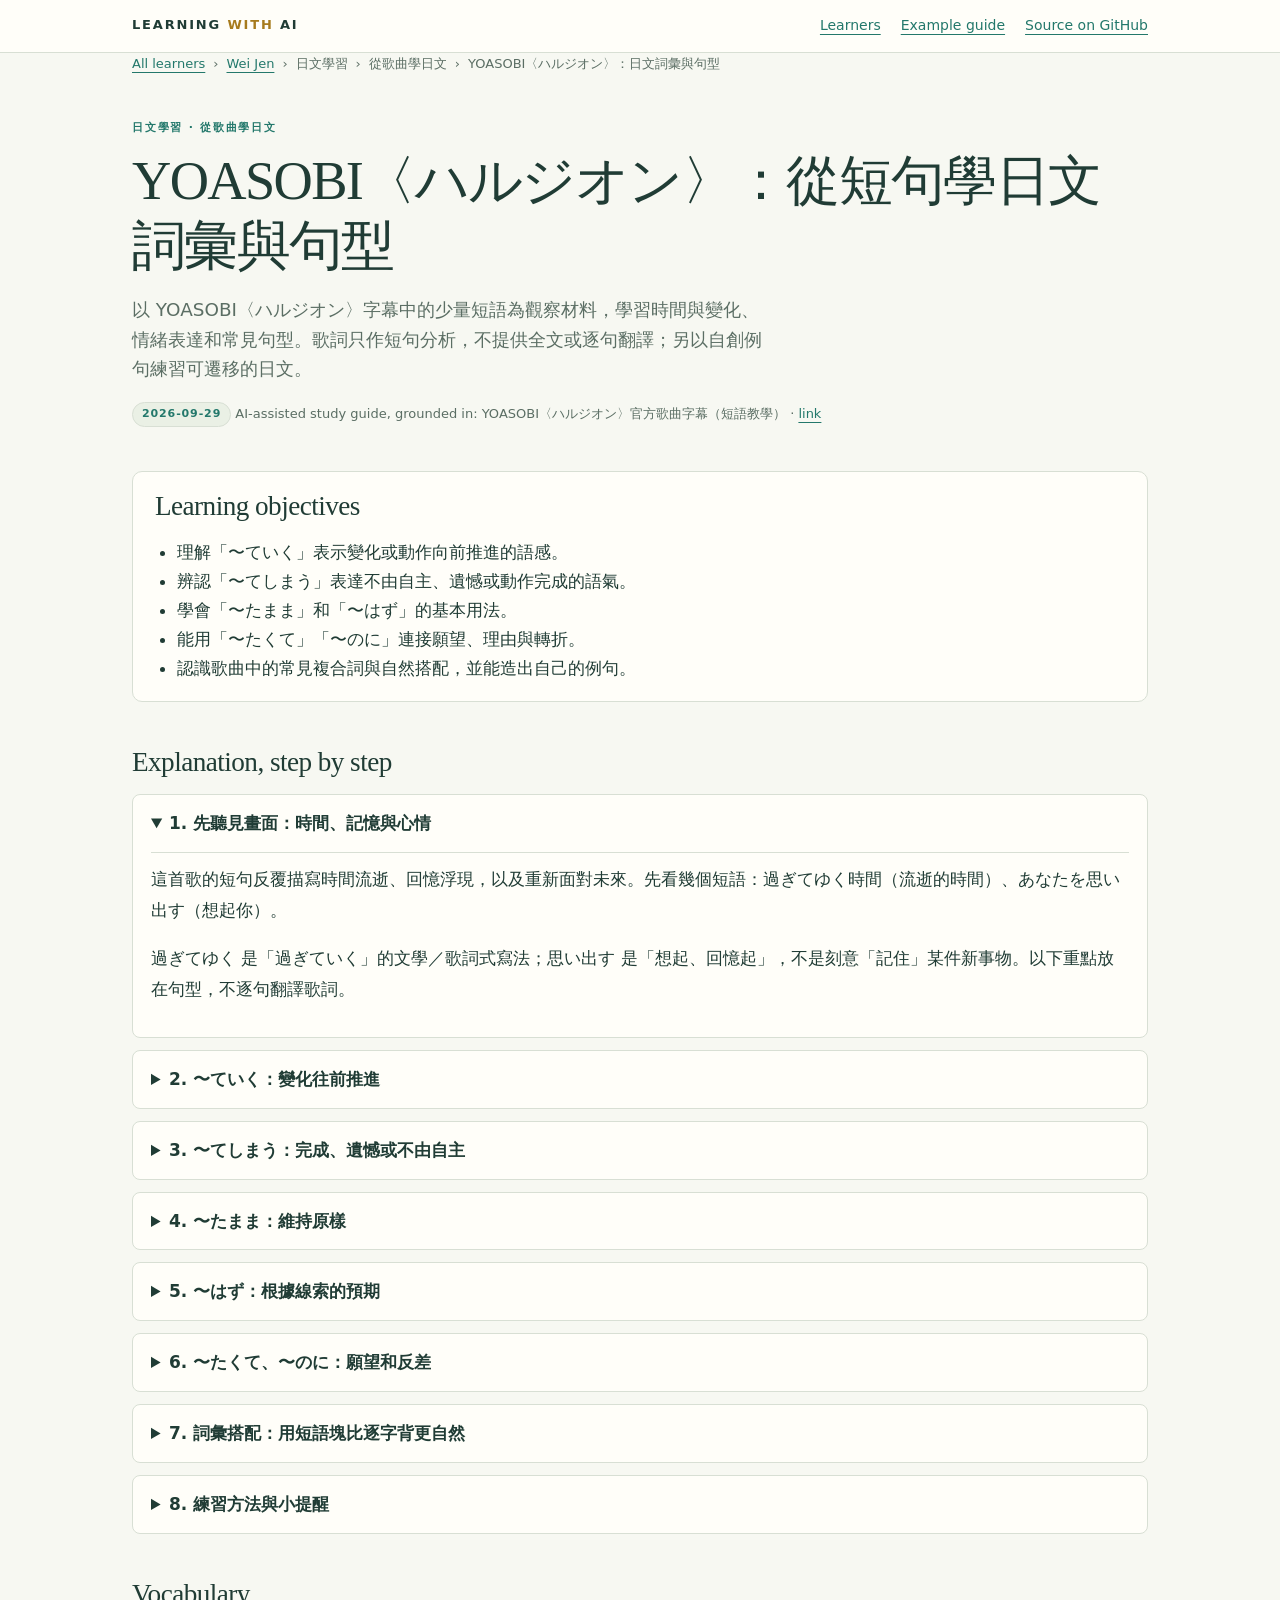
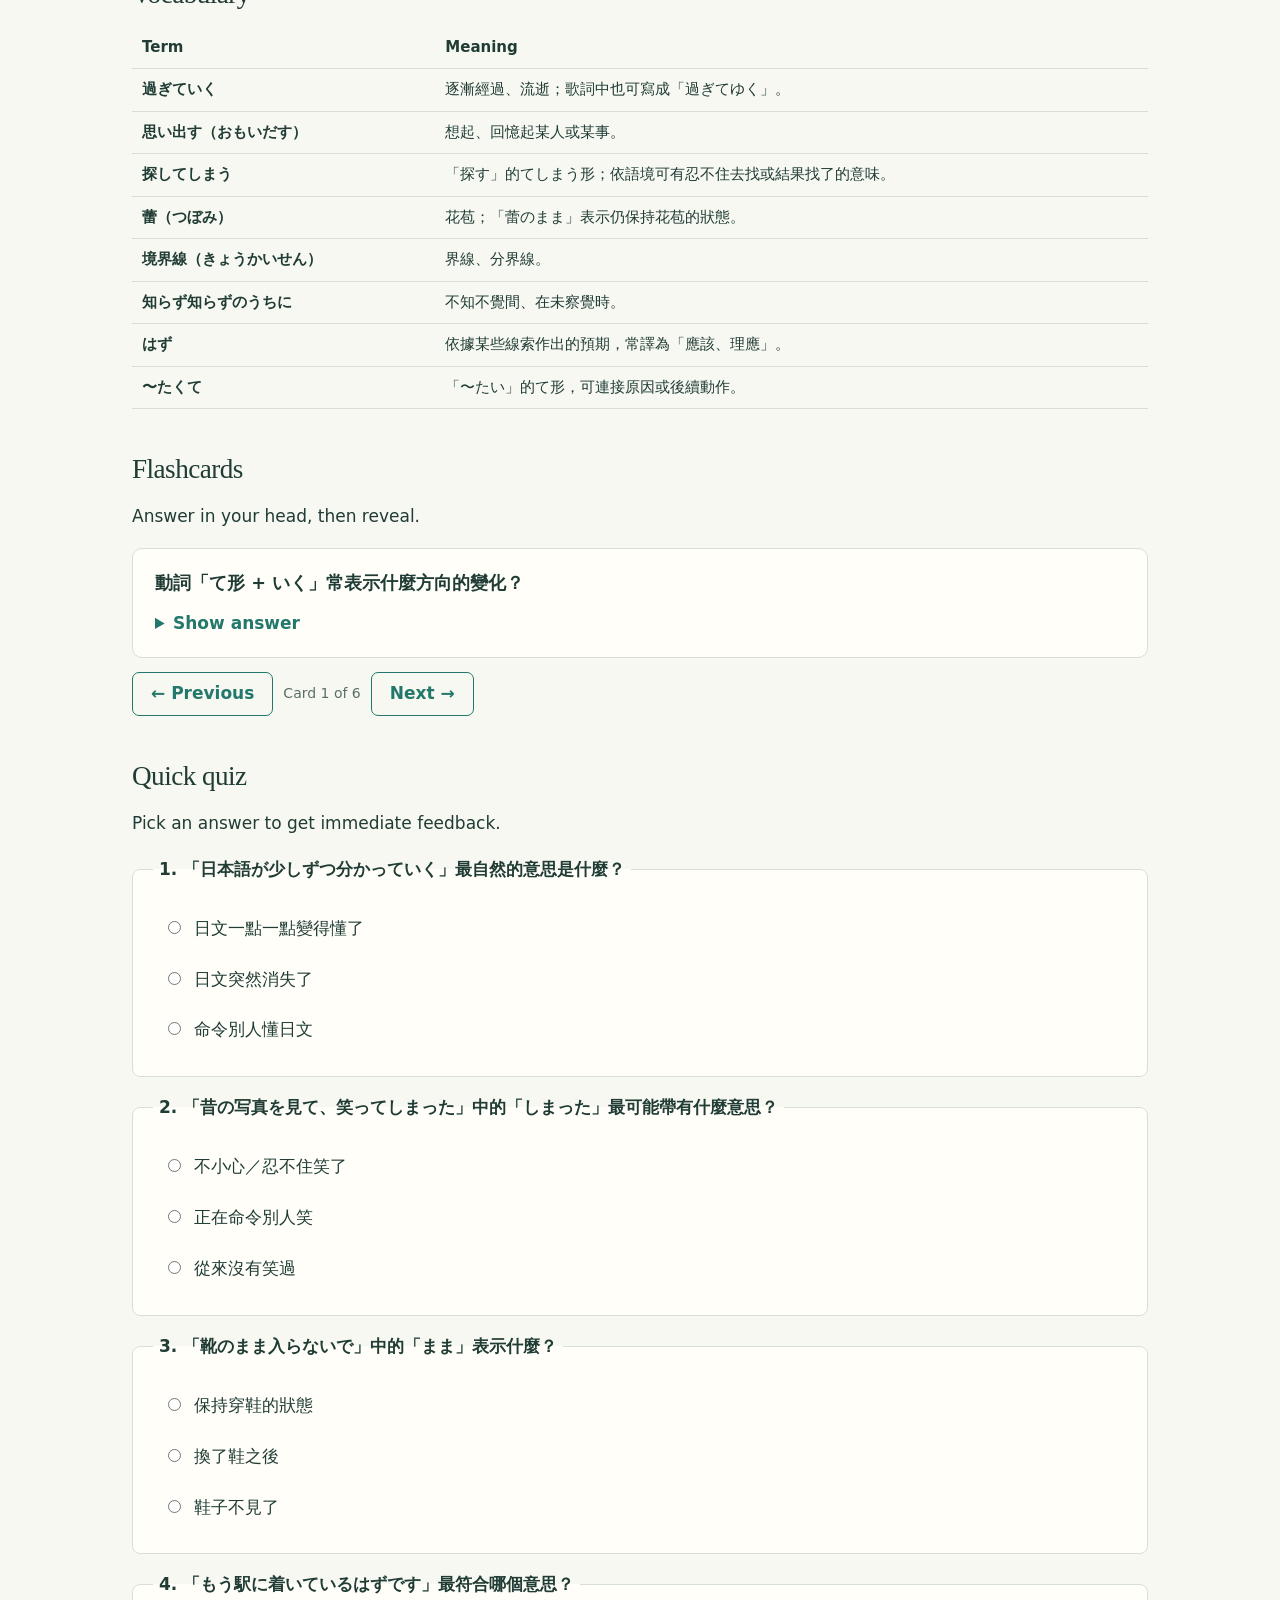
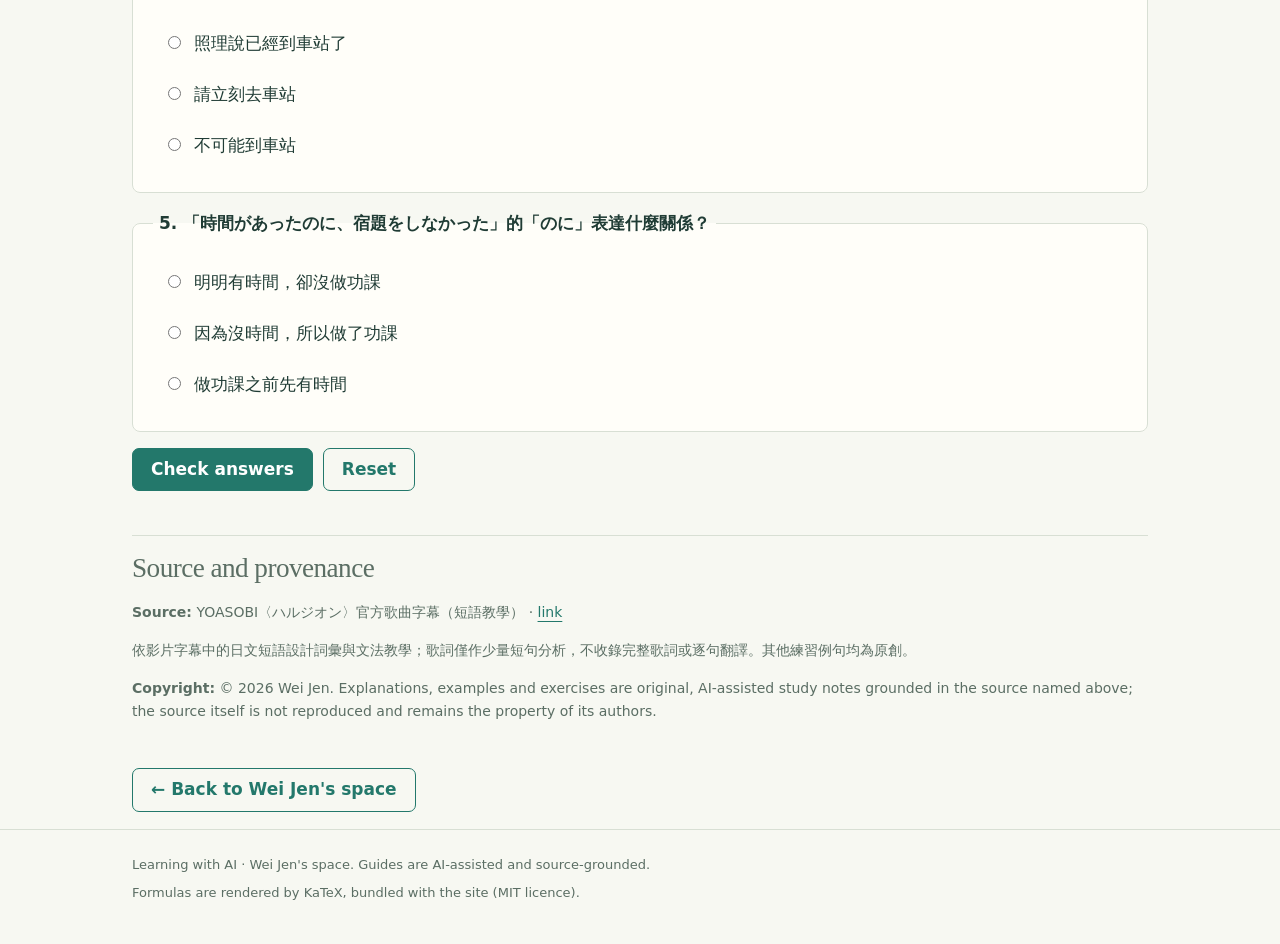
<file: weijen/japanese-learning/japanese-through-music/yoasobi-halzion-japanese/index.html>
<!doctype html>
<html lang="zh-Hant">
<head>
<meta charset="utf-8">
<meta name="viewport" content="width=device-width, initial-scale=1">
<meta name="description" content="以 YOASOBI〈ハルジオン〉字幕中的少量短語為觀察材料，學習時間與變化、情緒表達和常見句型。歌詞只作短句分析，不提供全文或逐句翻譯；另以自創例句練習可遷移的日文。">
<meta name="learn-publish-id" content="1344314f830244db83fb1d85fcdd8617">
<meta name="generator" content="hermes-azure learn_publisher">
<title>YOASOBI〈ハルジオン〉：從短句學日文詞彙與句型 · Wei Jen · Learning with AI</title>
<link rel="icon" href="data:image/svg+xml,%3Csvg xmlns=%27http://www.w3.org/2000/svg%27 viewBox=%270 0 32 32%27%3E%3Crect width=%2732%27 height=%2732%27 rx=%277%27 fill=%27%2323786b%27/%3E%3Ctext x=%2716%27 y=%2722%27 font-family=%27Georgia,serif%27 font-size=%2719%27 text-anchor=%27middle%27 fill=%27%23fffef9%27%3EL%3C/text%3E%3C/svg%3E">
<link rel="stylesheet" href="../../../../assets/css/site.css">
<link rel="stylesheet" href="../../../../assets/vendor/katex/katex.min.css">
<script src="../../../../assets/vendor/katex/katex.min.js" defer></script>
<script src="../../../../assets/vendor/katex/contrib/auto-render.min.js" defer></script>
<script src="../../../../assets/js/site.js" defer></script>
</head>
<body>
<a class="skip" href="#main">Skip to content</a>
<header class="site-header">
  <div class="wrap">
    <a class="brand" href="../../../../">Learning <span>with</span> AI</a>
    <nav class="site-nav" aria-label="Site"><a href="../../../../">Learners</a><a href="../../../../examples/interactive-study-guide/">Example guide</a><a href="https://github.com/weijen-ai/learn">Source on GitHub</a></nav>
  </div>
</header>

<main id="main" class="wrap">
  <nav class="breadcrumb" aria-label="Breadcrumb">
    <ol>
      <li><a href="../../../../">All learners</a></li>
      <li><a href="../../../../weijen/">Wei Jen</a></li>
      <li>日文學習</li>
      <li>從歌曲學日文</li>
      <li aria-current="page">YOASOBI〈ハルジオン〉：日文詞彙與句型</li>
    </ol>
  </nav>

  <section aria-labelledby="title">
    <p class="eyebrow">日文學習 · 從歌曲學日文</p>
    <h1 id="title">YOASOBI〈ハルジオン〉：從短句學日文詞彙與句型</h1>
    <p class="lede">以 YOASOBI〈ハルジオン〉字幕中的少量短語為觀察材料，學習時間與變化、情緒表達和常見句型。歌詞只作短句分析，不提供全文或逐句翻譯；另以自創例句練習可遷移的日文。</p>
    <p class="breadcrumb"><span class="badge">2026-09-29</span> AI-assisted study guide, grounded in: YOASOBI〈ハルジオン〉官方歌曲字幕（短語教學） · <a href="https://youtu.be/kzdJkT4kp-A?is=58bvPpE0WjBZf6E3" rel="noopener">link</a></p>
  </section>

  <section class="objectives" aria-labelledby="objectives">
    <h2 id="objectives">Learning objectives</h2>
    <ul><li>理解「〜ていく」表示變化或動作向前推進的語感。</li><li>辨認「〜てしまう」表達不由自主、遺憾或動作完成的語氣。</li><li>學會「〜たまま」和「〜はず」的基本用法。</li><li>能用「〜たくて」「〜のに」連接願望、理由與轉折。</li><li>認識歌曲中的常見複合詞與自然搭配，並能造出自己的例句。</li></ul>
  </section>

  <section aria-labelledby="explain">
    <h2 id="explain">Explanation, step by step</h2>
<details class="step" open>
<summary>1. 先聽見畫面：時間、記憶與心情</summary>
<div class="body">
<p>這首歌的短句反覆描寫時間流逝、回憶浮現，以及重新面對未來。先看幾個短語：<code>過ぎてゆく時間</code>（流逝的時間）、<code>あなたを思い出す</code>（想起你）。</p>
<p><code>過ぎてゆく</code> 是「過ぎていく」的文學／歌詞式寫法；<code>思い出す</code> 是「想起、回憶起」，不是刻意「記住」某件新事物。以下重點放在句型，不逐句翻譯歌詞。</p>
</div>
</details>
<details class="step">
<summary>2. 〜ていく：變化往前推進</summary>
<div class="body">
<p>接續：動詞て形 + いく。表示動作或狀態從現在往後發展，也可以描寫事物逐漸離去或改變。口語常把 <code>ていく</code> 說成 <code>てく</code>；正式寫作通常保留 <code>ていく</code>。</p>
<p>歌曲短語：<code>過ぎてゆく</code>。其中 <code>ゆく</code> 可視為較有歌詞感的 <code>いく</code>。</p>
<p>自創例句：<br>- 季節が変わっていく。季節正在逐漸變化。<br>- 日本語が少しずつ分かっていく。日文正一點一點變得聽得懂。<br>- 人が遠ざかっていく。人漸漸遠去。</p>
<p>別和 <code>〜てくる</code> 混淆：<code>〜ていく</code> 從現在向前／向外發展；<code>〜てくる</code> 常表示變化一路發展到現在，或朝說話者而來。</p>
</div>
</details>
<details class="step">
<summary>3. 〜てしまう：完成、遺憾或不由自主</summary>
<div class="body">
<p>接續：動詞て形 + しまう。它可以單純表示事情做完，也常帶有「不小心、結果還是、忍不住」的情緒。口語常縮成 <code>ちゃう／じゃう</code>。</p>
<p>歌曲短語：<code>探してしまう</code>。在這種懷念的語境裡，聽起來像「不知不覺還是會去找」，不只是冷靜陳述搜尋行為。</p>
<p>自創例句：<br>- 昔の写真を見て、笑ってしまった。看到舊照片，忍不住笑了。<br>- ケーキを全部食べてしまった。我把蛋糕全吃完了。（可只是完成，也可能帶懊惱）<br>- 心配で何度も確認しちゃう。因為擔心，會忍不住確認好多次。（口語）</p>
</div>
</details>
<details class="step">
<summary>4. 〜たまま：維持原樣</summary>
<div class="body">
<p>接續：動詞た形 + まま；名詞／な形容詞 + のまま；い形容詞 + まま。表示某個狀態沒有改變，接著發生另一件事，或一直維持到現在。</p>
<p>歌曲短語：<code>蕾のまま</code>，字面是「保持花苞的狀態」。<code>蕾</code>（つぼみ）是花苞，<code>〜のまま</code> 表示「仍維持在……狀態」。</p>
<p>自創例句：<br>- 電気をつけたまま寝てしまった。我開著燈就睡著了。<br>- 靴のまま入らないで。請不要穿著鞋進來。<br>- この町は昔のままだ。這座城鎮仍和以前一樣。</p>
</div>
</details>
<details class="step">
<summary>5. 〜はず：根據線索的預期</summary>
<div class="body">
<p>接續：動詞普通形 + はず；い形容詞 + はず；な形容詞／名詞 + な + はず。表示說話者根據理由，認為某事「理應如此、應該會如此」。它是推測或預期，不是命令。</p>
<p>歌曲短語：<code>見えていたはず</code>。<code>はず</code> 讓語氣帶有「原本以為看得見／照理應該看得見」的預期感；整句的具體情緒仍要看上下文。</p>
<p>自創例句：<br>- もう駅に着いているはずです。照理說他已經到車站了。<br>- 彼女はこの道を知っているはずだ。她應該知道這條路。<br>- 今日は店が休みのはずです。照理說店今天休息。</p>
</div>
</details>
<details class="step">
<summary>6. 〜たくて、〜のに：願望和反差</summary>
<div class="body">
<p><strong>〜たくて</strong>：<code>〜たい</code>（想做）接續て形時變成 <code>〜たくて</code>，常用來連接原因或前後心情。歌曲短語 <code>会いたくて</code> 表示「因為想見面／想見面而……」；後文決定句子完整意思。</p>
<p>自創例句：友だちに会いたくて、電車に乗った。因為想見朋友，我搭了電車。</p>
<p><strong>〜のに</strong>：表示「明明……卻……／雖然……但是……」，常帶出與預期相反的結果或遺憾。歌曲短語 <code>見えてたのに</code> 是較口語的縮約形式；較完整的說法是 <code>見えていたのに</code>。</p>
<p>自創例句：時間があったのに、宿題をしなかった。明明有時間，卻沒有做功課。</p>
</div>
</details>
<details class="step">
<summary>7. 詞彙搭配：用短語塊比逐字背更自然</summary>
<div class="body">
<p>以下摘取的是極短詞語或片語，只用來說明語言形式：<br>- <code>思い出す</code>：想起；常用 <code>人を思い出す／昔のことを思い出す</code>。<br>- <code>手を伸ばす</code>：伸出手；常搭配 <code>〜に手を伸ばす</code>，表示朝某人或某物伸手。<br>- <code>境界線</code>：界線、分界；<code>自分で</code> 是「自己親自」，用來強調由自己做。<br>- <code>知らず知らずのうちに</code>：在自己沒察覺時、不知不覺地。<code>知らず知らず</code> 是固定重複形式，後接 <code>のうちに</code> 表示「在……期間／不知不覺之中」。</p>
<p>自創例句：<br>- 昔の友達をふと思い出した。我突然想起以前的朋友。<br>- 子どもが棚に手を伸ばした。孩子把手伸向架子。<br>- 知らず知らずのうちに、歌を口ずさんでいた。不知不覺間，我已經哼起歌來。</p>
</div>
</details>
<details class="step">
<summary>8. 練習方法與小提醒</summary>
<div class="body">
<p>聽歌學語言時，可以用三步：<br>- 先聽出一個短語，例如 <code>会いたくて</code>，只記意思和接續。<br>- 把句型換成自己的生活內容：<code>友だちに会いたくて、連絡した。</code>（因為想見朋友，所以聯絡了。）<br>- 隔天不看答案，回想句型，再造一個新句子。</p>
<p>歌詞為了節奏、押韻或情感，可能採用倒裝、省略或較具文學感的詞形。學習時先掌握基本句型；不要只憑歌詞判斷日常口語的唯一說法。</p>
</div>
</details>
  </section>

<section aria-labelledby="vocab">
<h2 id="vocab">Vocabulary</h2>
<div class="table-wrap"><table><thead><tr><th scope="col">Term</th><th scope="col">Meaning</th></tr></thead><tbody><tr><th scope="row">過ぎていく</th><td>逐漸經過、流逝；歌詞中也可寫成「過ぎてゆく」。</td></tr><tr><th scope="row">思い出す（おもいだす）</th><td>想起、回憶起某人或某事。</td></tr><tr><th scope="row">探してしまう</th><td>「探す」的てしまう形；依語境可有忍不住去找或結果找了的意味。</td></tr><tr><th scope="row">蕾（つぼみ）</th><td>花苞；「蕾のまま」表示仍保持花苞的狀態。</td></tr><tr><th scope="row">境界線（きょうかいせん）</th><td>界線、分界線。</td></tr><tr><th scope="row">知らず知らずのうちに</th><td>不知不覺間、在未察覺時。</td></tr><tr><th scope="row">はず</th><td>依據某些線索作出的預期，常譯為「應該、理應」。</td></tr><tr><th scope="row">〜たくて</th><td>「〜たい」的て形，可連接原因或後續動作。</td></tr></tbody></table></div>
</section>
<section aria-labelledby="flashcards">
<h2 id="flashcards">Flashcards</h2>
<p>Answer in your head, then reveal.</p>
<div class="flashcard-deck">
<article class="flashcard">
<p class="prompt">動詞「て形 + いく」常表示什麼方向的變化？</p>
<details><summary>Show answer</summary><div class="answer"><p>表示動作或狀態從現在往後推進、逐漸發展或離去。</p></div></details>
</article>
<article class="flashcard">
<p class="prompt">「探してしまう」中的「てしまう」在帶情緒語境中常有什麼語感？</p>
<details><summary>Show answer</summary><div class="answer"><p>可能表示忍不住、不知不覺做了，或帶遺憾地做完。</p></div></details>
</article>
<article class="flashcard">
<p class="prompt">「電気をつけたまま寝た」的「たまま」表示什麼？</p>
<details><summary>Show answer</summary><div class="answer"><p>開著燈的狀態一直維持到睡著；狀態沒有改變。</p></div></details>
</article>
<article class="flashcard">
<p class="prompt">「着いているはず」表示命令嗎？</p>
<details><summary>Show answer</summary><div class="answer"><p>不是；是根據線索推測「照理應該已經到了」。</p></div></details>
</article>
<article class="flashcard">
<p class="prompt">「会いたい」接て形時如何變化？</p>
<details><summary>Show answer</summary><div class="answer"><p>變成「会いたくて」。</p></div></details>
</article>
<article class="flashcard">
<p class="prompt">「知らず知らずのうちに」大意為何？</p>
<details><summary>Show answer</summary><div class="answer"><p>不知不覺間、在自己沒察覺時。</p></div></details>
</article>
</div>
</section>
<section aria-labelledby="quiz">
<h2 id="quiz">Quick quiz</h2>
<p>Pick an answer to get immediate feedback.</p>
<form class="quiz" novalidate>
<fieldset class="quiz-item" data-answer="a" data-explain="「分かっていく」描寫理解逐漸向前發展。">
<legend>1. 「日本語が少しずつ分かっていく」最自然的意思是什麼？</legend>
<label><input type="radio" name="q1" value="a"> 日文一點一點變得懂了</label>
<label><input type="radio" name="q1" value="b"> 日文突然消失了</label>
<label><input type="radio" name="q1" value="c"> 命令別人懂日文</label>
</fieldset>
<fieldset class="quiz-item" data-answer="a" data-explain="「笑ってしまった」可表示結果忍不住笑出來；情緒需看上下文。">
<legend>2. 「昔の写真を見て、笑ってしまった」中的「しまった」最可能帶有什麼意思？</legend>
<label><input type="radio" name="q2" value="a"> 不小心／忍不住笑了</label>
<label><input type="radio" name="q2" value="b"> 正在命令別人笑</label>
<label><input type="radio" name="q2" value="c"> 從來沒有笑過</label>
</fieldset>
<fieldset class="quiz-item" data-answer="a" data-explain="名詞 + のまま表示維持該狀態；此句是不要穿著鞋進入。">
<legend>3. 「靴のまま入らないで」中的「まま」表示什麼？</legend>
<label><input type="radio" name="q3" value="a"> 保持穿鞋的狀態</label>
<label><input type="radio" name="q3" value="b"> 換了鞋之後</label>
<label><input type="radio" name="q3" value="c"> 鞋子不見了</label>
</fieldset>
<fieldset class="quiz-item" data-answer="a" data-explain="「はず」是根據線索作出的預期，不是命令，也不等於絕對確定。">
<legend>4. 「もう駅に着いているはずです」最符合哪個意思？</legend>
<label><input type="radio" name="q4" value="a"> 照理說已經到車站了</label>
<label><input type="radio" name="q4" value="b"> 請立刻去車站</label>
<label><input type="radio" name="q4" value="c"> 不可能到車站</label>
</fieldset>
<fieldset class="quiz-item" data-answer="a" data-explain="「のに」常表示與預期相反的結果，可譯作「明明……卻……」。">
<legend>5. 「時間があったのに、宿題をしなかった」的「のに」表達什麼關係？</legend>
<label><input type="radio" name="q5" value="a"> 明明有時間，卻沒做功課</label>
<label><input type="radio" name="q5" value="b"> 因為沒時間，所以做了功課</label>
<label><input type="radio" name="q5" value="c"> 做功課之前先有時間</label>
</fieldset>
<p class="quiz-score" role="status" aria-live="polite"></p>
<div class="quiz-actions"><button type="submit" class="button">Check answers</button><button type="reset" class="button secondary">Reset</button></div>
</form>
</section>
  <section class="provenance" aria-labelledby="source">
    <h2 id="source">Source and provenance</h2>
    <p><strong>Source:</strong> YOASOBI〈ハルジオン〉官方歌曲字幕（短語教學） · <a href="https://youtu.be/kzdJkT4kp-A?is=58bvPpE0WjBZf6E3" rel="noopener">link</a></p>
    <p>依影片字幕中的日文短語設計詞彙與文法教學；歌詞僅作少量短句分析，不收錄完整歌詞或逐句翻譯。其他練習例句均為原創。</p>
    <p><strong>Copyright:</strong> © 2026 Wei Jen. Explanations, examples and exercises are original, AI-assisted study notes grounded in the source named above; the source itself is not reproduced and remains the property of its authors.</p>
  </section>

  <p><a class="button secondary" href="../../../../weijen/">← Back to Wei Jen's space</a></p>
</main>

<footer class="site-footer">
  <div class="wrap">
    <p>Learning with AI · Wei Jen's space. Guides are AI-assisted and source-grounded.</p>
    <p>Formulas are rendered by KaTeX, bundled with the site (MIT licence).</p>
  </div>
</footer>
</body>
</html>
</file>
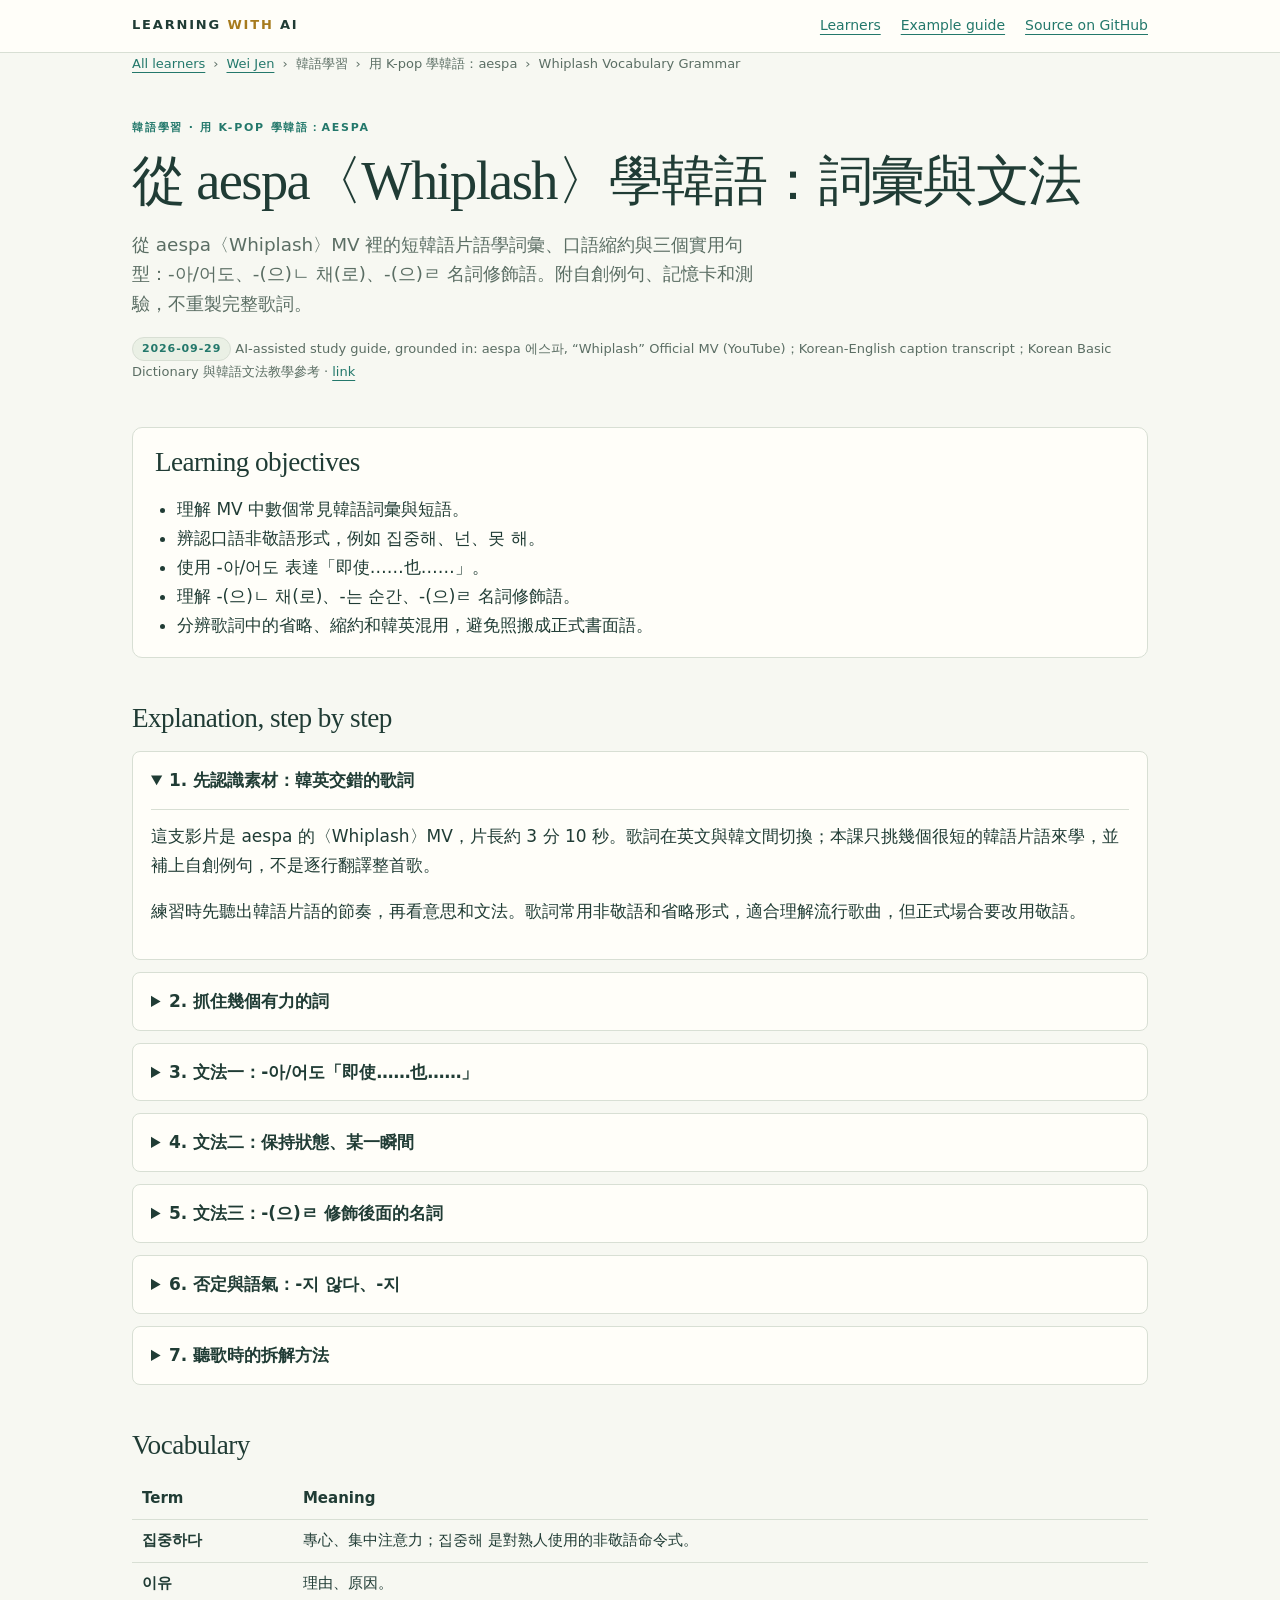
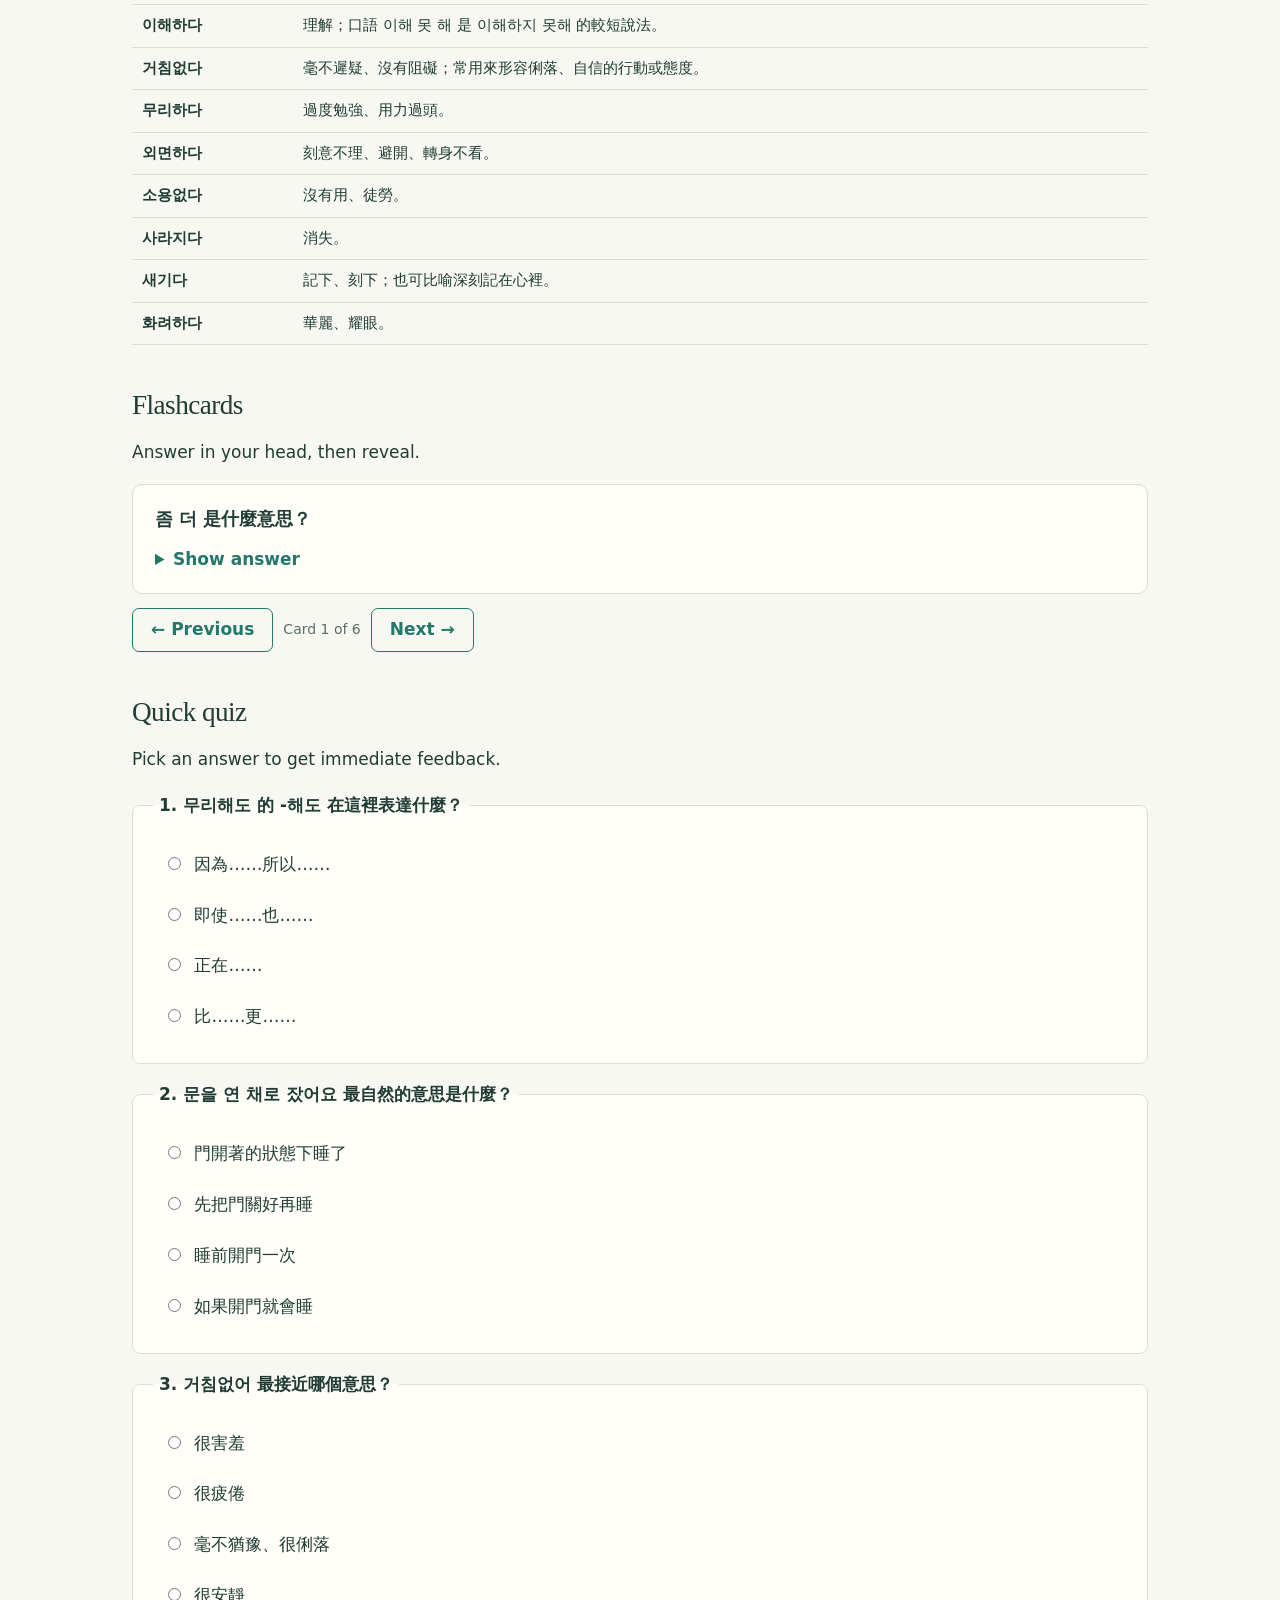
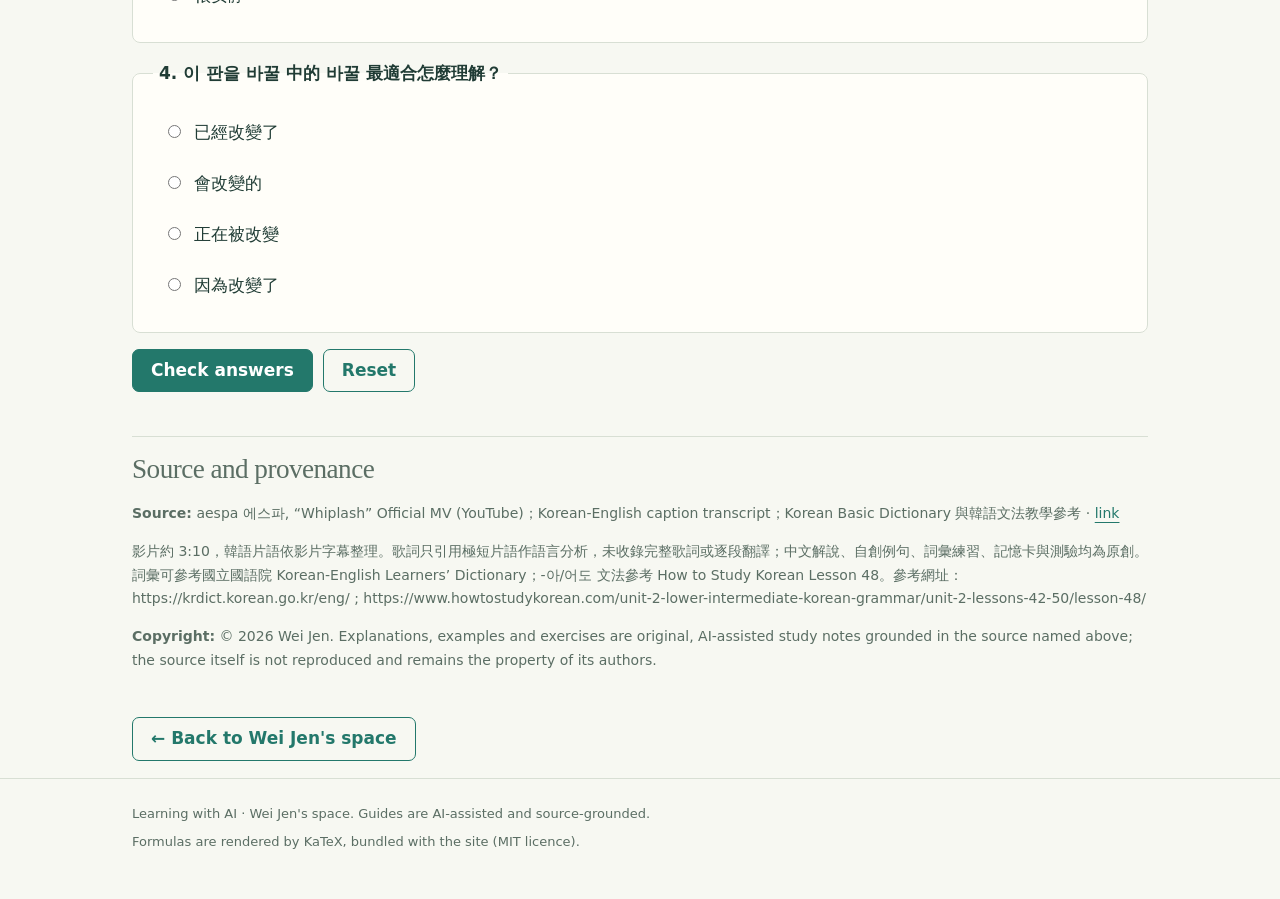
<file: weijen/korean-learning/aespa-whiplash-korean/whiplash-vocabulary-grammar/index.html>
<!doctype html>
<html lang="zh-Hant">
<head>
<meta charset="utf-8">
<meta name="viewport" content="width=device-width, initial-scale=1">
<meta name="description" content="從 aespa〈Whiplash〉MV 裡的短韓語片語學詞彙、口語縮約與三個實用句型：-아/어도、-(으)ㄴ 채(로)、-(으)ㄹ 名詞修飾語。附自創例句、記憶卡和測驗，不重製完整歌詞。">
<meta name="learn-publish-id" content="59dda15d63e64da1b41a37132e8d0bef">
<meta name="generator" content="hermes-azure learn_publisher">
<title>從 aespa〈Whiplash〉學韓語：詞彙與文法 · Wei Jen · Learning with AI</title>
<link rel="icon" href="data:image/svg+xml,%3Csvg xmlns=%27http://www.w3.org/2000/svg%27 viewBox=%270 0 32 32%27%3E%3Crect width=%2732%27 height=%2732%27 rx=%277%27 fill=%27%2323786b%27/%3E%3Ctext x=%2716%27 y=%2722%27 font-family=%27Georgia,serif%27 font-size=%2719%27 text-anchor=%27middle%27 fill=%27%23fffef9%27%3EL%3C/text%3E%3C/svg%3E">
<link rel="stylesheet" href="../../../../assets/css/site.css">
<link rel="stylesheet" href="../../../../assets/vendor/katex/katex.min.css">
<script src="../../../../assets/vendor/katex/katex.min.js" defer></script>
<script src="../../../../assets/vendor/katex/contrib/auto-render.min.js" defer></script>
<script src="../../../../assets/js/site.js" defer></script>
</head>
<body>
<a class="skip" href="#main">Skip to content</a>
<header class="site-header">
  <div class="wrap">
    <a class="brand" href="../../../../">Learning <span>with</span> AI</a>
    <nav class="site-nav" aria-label="Site"><a href="../../../../">Learners</a><a href="../../../../examples/interactive-study-guide/">Example guide</a><a href="https://github.com/weijen-ai/learn">Source on GitHub</a></nav>
  </div>
</header>

<main id="main" class="wrap">
  <nav class="breadcrumb" aria-label="Breadcrumb">
    <ol>
      <li><a href="../../../../">All learners</a></li>
      <li><a href="../../../../weijen/">Wei Jen</a></li>
      <li>韓語學習</li>
      <li>用 K-pop 學韓語：aespa</li>
      <li aria-current="page">Whiplash Vocabulary Grammar</li>
    </ol>
  </nav>

  <section aria-labelledby="title">
    <p class="eyebrow">韓語學習 · 用 K-pop 學韓語：aespa</p>
    <h1 id="title">從 aespa〈Whiplash〉學韓語：詞彙與文法</h1>
    <p class="lede">從 aespa〈Whiplash〉MV 裡的短韓語片語學詞彙、口語縮約與三個實用句型：-아/어도、-(으)ㄴ 채(로)、-(으)ㄹ 名詞修飾語。附自創例句、記憶卡和測驗，不重製完整歌詞。</p>
    <p class="breadcrumb"><span class="badge">2026-09-29</span> AI-assisted study guide, grounded in: aespa 에스파, “Whiplash” Official MV (YouTube)；Korean-English caption transcript；Korean Basic Dictionary 與韓語文法教學參考 · <a href="https://youtu.be/jWQx2f-CErU?is=A5R7UQRnjo40FgXy" rel="noopener">link</a></p>
  </section>

  <section class="objectives" aria-labelledby="objectives">
    <h2 id="objectives">Learning objectives</h2>
    <ul><li>理解 MV 中數個常見韓語詞彙與短語。</li><li>辨認口語非敬語形式，例如 집중해、넌、못 해。</li><li>使用 -아/어도 表達「即使……也……」。</li><li>理解 -(으)ㄴ 채(로)、-는 순간、-(으)ㄹ 名詞修飾語。</li><li>分辨歌詞中的省略、縮約和韓英混用，避免照搬成正式書面語。</li></ul>
  </section>

  <section aria-labelledby="explain">
    <h2 id="explain">Explanation, step by step</h2>
<details class="step" open>
<summary>1. 先認識素材：韓英交錯的歌詞</summary>
<div class="body">
<p>這支影片是 aespa 的〈Whiplash〉MV，片長約 3 分 10 秒。歌詞在英文與韓文間切換；本課只挑幾個很短的韓語片語來學，並補上自創例句，不是逐行翻譯整首歌。</p>
<p>練習時先聽出韓語片語的節奏，再看意思和文法。歌詞常用非敬語和省略形式，適合理解流行歌曲，但正式場合要改用敬語。</p>
</div>
</details>
<details class="step">
<summary>2. 抓住幾個有力的詞</summary>
<div class="body">
<ul><li>집중하다：專心、集中注意力。歌詞短語「집중해 좀 더」可以理解為「再專心一點」。집중해 是集中注意力的非敬語命令式； 좀 더 是「再多一點」。</li><li>이유：理由、原因。</li><li>이해하다：理解。口語中常把 이해하지 못해 簡化說成 이해 못 해，意思是「不能理解」。</li><li>거침없다：毫不遲疑、俐落無阻。歌詞中的 거침없어 是非敬語現在式。</li></ul>
<p>小提醒：넌 是 너는（你＋主題助詞）的口語縮約。這些形式帶有親近、直接的語氣，不適合直接拿去對長輩或陌生人說。</p>
</div>
</details>
<details class="step">
<summary>3. 文法一：-아/어도「即使……也……」</summary>
<div class="body">
<p>歌詞片語「무리해도」來自 무리하다（勉強自己、過度用力）＋ -아/어도（即使……也……）。另一個短語「외면해도」來自 외면하다（轉身不理、刻意避開）＋ -아/어도。</p>
<p>接法簡記：去掉詞典形 다，再依詞幹母音接 -아도 或 -어도；하다 動詞常變成 해도。例如：<br>- 바쁘다 → 바빠도：即使很忙<br>- 먹다 → 먹어도：即使吃<br>- 공부하다 → 공부해도：即使讀書</p>
<p>自創例句：비가 와도 갈 거예요.（即使下雨，我也會去。）這個句型表示後句不會因前面的條件而改變。</p>
</div>
</details>
<details class="step">
<summary>4. 文法二：保持狀態、某一瞬間</summary>
<div class="body">
<p>短語「흔들린 채」用到 -(으)ㄴ 채(로)，表示維持前面的狀態去做另一件事。自創例句：문을 연 채로 잤어요.（門開著就睡著了。）채 後面常接 로，也可以在某些語境中省略。</p>
<p>短語「시작되는 순간」包含 -는 순간，意思是「開始的那一刻」。自創例句：수업이 시작되는 순간 조용해졌어요.（課程開始的那一刻，大家安靜下來。）</p>
</div>
</details>
<details class="step">
<summary>5. 文法三：-(으)ㄹ 修飾後面的名詞</summary>
<div class="body">
<p>短語「이 판을 바꿀」中的 바꿀，是 바꾸다（改變）接 -(으)ㄹ 後用來修飾名詞，表示「會改變的／將要改變的」。例如：바꿀 계획（要改變的計畫）、만날 사람（要見的人）。</p>
<p>歌詞寫法「기횐」是「기회는」的口語／演唱縮約；正式書寫建議寫完整的 기회는。聽歌時辨認縮約很有用，但自己寫作時優先用標準拼寫。</p>
</div>
</details>
<details class="step">
<summary>6. 否定與語氣：-지 않다、-지</summary>
<div class="body">
<p>短語「외면해도 소용없지」裡，소용없다 是「沒有用、徒勞」；整個短語大意是「即使刻意不理也沒用」。結尾 -지 在這種非敬語語境中可帶有確認、加強語氣的感覺。</p>
<p>歌詞短語「사라지지 않아」使用 -지 않다 表否定，意思是「不會消失」。自創例句：그 기억은 쉽게 사라지지 않아요.（那段記憶不會輕易消失。）歌詞用 반말；加上 -아요/어요 就成為較有禮貌的說法。</p>
</div>
</details>
<details class="step">
<summary>7. 聽歌時的拆解方法</summary>
<div class="body">
<p>試著把片語拆成「詞幹＋文法＋語氣」，而不要逐字硬翻：<br>- 找出詞典形：외면해도 → 외면하다。<br>- 辨認文法：해도 → 하다 的 -아/어도 形式。<br>- 看句子關係：前半句讓步，後半句說結果仍然成立。<br>- 調整語域：歌詞中的非敬語可在學習時理解；日常禮貌表達要改用 -아요/어요 或合適的敬語。</p>
<p>自我練習：用 -아/어도 寫一句「即使累也會學韓語」；再用 -(으)ㄴ 채(로) 寫一句描述維持某個狀態做事。</p>
</div>
</details>
  </section>

<section aria-labelledby="vocab">
<h2 id="vocab">Vocabulary</h2>
<div class="table-wrap"><table><thead><tr><th scope="col">Term</th><th scope="col">Meaning</th></tr></thead><tbody><tr><th scope="row">집중하다</th><td>專心、集中注意力；집중해 是對熟人使用的非敬語命令式。</td></tr><tr><th scope="row">이유</th><td>理由、原因。</td></tr><tr><th scope="row">이해하다</th><td>理解；口語 이해 못 해 是 이해하지 못해 的較短說法。</td></tr><tr><th scope="row">거침없다</th><td>毫不遲疑、沒有阻礙；常用來形容俐落、自信的行動或態度。</td></tr><tr><th scope="row">무리하다</th><td>過度勉強、用力過頭。</td></tr><tr><th scope="row">외면하다</th><td>刻意不理、避開、轉身不看。</td></tr><tr><th scope="row">소용없다</th><td>沒有用、徒勞。</td></tr><tr><th scope="row">사라지다</th><td>消失。</td></tr><tr><th scope="row">새기다</th><td>記下、刻下；也可比喻深刻記在心裡。</td></tr><tr><th scope="row">화려하다</th><td>華麗、耀眼。</td></tr></tbody></table></div>
</section>
<section aria-labelledby="flashcards">
<h2 id="flashcards">Flashcards</h2>
<p>Answer in your head, then reveal.</p>
<div class="flashcard-deck">
<article class="flashcard">
<p class="prompt">좀 더 是什麼意思？</p>
<details><summary>Show answer</summary><div class="answer"><p>「再多一點、再專心一點。」좀 是「稍微」，더 是「更、再」。</p></div></details>
</article>
<article class="flashcard">
<p class="prompt">집중하다 的意思是什麼？</p>
<details><summary>Show answer</summary><div class="answer"><p>集中注意力；歌詞中的「집중해」是對熟人使用的非敬語命令式。</p></div></details>
</article>
<article class="flashcard">
<p class="prompt">-아/어도 表達什麼關係？</p>
<details><summary>Show answer</summary><div class="answer"><p>即使……也……；動詞或形容詞詞幹接 -아/어도，例如 바쁘다 → 바빠도。</p></div></details>
</article>
<article class="flashcard">
<p class="prompt">-(으)ㄴ 채(로) 的意思是什麼？</p>
<details><summary>Show answer</summary><div class="answer"><p>在維持某種狀態的情況下；「문을 연 채로 잤어요」是「開著門睡著了」。</p></div></details>
</article>
<article class="flashcard">
<p class="prompt">외면해도 소용없지 的大意是什麼？</p>
<details><summary>Show answer</summary><div class="answer"><p>即使轉身不理也沒用；외면하다 是「無視、刻意避開」，소용없다 是「沒有用」。</p></div></details>
</article>
<article class="flashcard">
<p class="prompt">이 판을 바꿀 中的 바꿀 是什麼文法？</p>
<details><summary>Show answer</summary><div class="answer"><p>「會改變的／要改變的」；動詞詞幹 바꾸- 加 -(으)ㄹ 修飾後面的名詞。</p></div></details>
</article>
</div>
</section>
<section aria-labelledby="quiz">
<h2 id="quiz">Quick quiz</h2>
<p>Pick an answer to get immediate feedback.</p>
<form class="quiz" novalidate>
<fieldset class="quiz-item" data-answer="b" data-explain="-아/어도 表示即使前面的情況成立，後面的結果仍然成立。무리하다 接 -아/어도 變成 무리해도。">
<legend>1. 무리해도 的 -해도 在這裡表達什麼？</legend>
<label><input type="radio" name="q1" value="a"> 因為……所以……</label>
<label><input type="radio" name="q1" value="b"> 即使……也……</label>
<label><input type="radio" name="q1" value="c"> 正在……</label>
<label><input type="radio" name="q1" value="d"> 比……更……</label>
</fieldset>
<fieldset class="quiz-item" data-answer="a" data-explain="-(으)ㄴ 채(로) 描寫維持某狀態做另一件事。문을 열다 的結果狀態是門開著。">
<legend>2. 문을 연 채로 잤어요 最自然的意思是什麼？</legend>
<label><input type="radio" name="q2" value="a"> 門開著的狀態下睡了</label>
<label><input type="radio" name="q2" value="b"> 先把門關好再睡</label>
<label><input type="radio" name="q2" value="c"> 睡前開門一次</label>
<label><input type="radio" name="q2" value="d"> 如果開門就會睡</label>
</fieldset>
<fieldset class="quiz-item" data-answer="c" data-explain="거침없다 描寫行動或態度毫不遲疑、沒有阻礙；用 거침없어 作非敬語現在式。">
<legend>3. 거침없어 最接近哪個意思？</legend>
<label><input type="radio" name="q3" value="a"> 很害羞</label>
<label><input type="radio" name="q3" value="b"> 很疲倦</label>
<label><input type="radio" name="q3" value="c"> 毫不猶豫、很俐落</label>
<label><input type="radio" name="q3" value="d"> 很安靜</label>
</fieldset>
<fieldset class="quiz-item" data-answer="b" data-explain="바꾸다 是「改變」。詞幹 바꾸- 接 -(으)ㄹ，成為修飾後面名詞的 바꿀，表示將要／會改變的。">
<legend>4. 이 판을 바꿀 中的 바꿀 最適合怎麼理解？</legend>
<label><input type="radio" name="q4" value="a"> 已經改變了</label>
<label><input type="radio" name="q4" value="b"> 會改變的</label>
<label><input type="radio" name="q4" value="c"> 正在被改變</label>
<label><input type="radio" name="q4" value="d"> 因為改變了</label>
</fieldset>
<p class="quiz-score" role="status" aria-live="polite"></p>
<div class="quiz-actions"><button type="submit" class="button">Check answers</button><button type="reset" class="button secondary">Reset</button></div>
</form>
</section>
  <section class="provenance" aria-labelledby="source">
    <h2 id="source">Source and provenance</h2>
    <p><strong>Source:</strong> aespa 에스파, “Whiplash” Official MV (YouTube)；Korean-English caption transcript；Korean Basic Dictionary 與韓語文法教學參考 · <a href="https://youtu.be/jWQx2f-CErU?is=A5R7UQRnjo40FgXy" rel="noopener">link</a></p>
    <p>影片約 3:10，韓語片語依影片字幕整理。歌詞只引用極短片語作語言分析，未收錄完整歌詞或逐段翻譯；中文解說、自創例句、詞彙練習、記憶卡與測驗均為原創。詞彙可參考國立國語院 Korean-English Learners’ Dictionary；-아/어도 文法參考 How to Study Korean Lesson 48。參考網址：https://krdict.korean.go.kr/eng/ ; https://www.howtostudykorean.com/unit-2-lower-intermediate-korean-grammar/unit-2-lessons-42-50/lesson-48/</p>
    <p><strong>Copyright:</strong> © 2026 Wei Jen. Explanations, examples and exercises are original, AI-assisted study notes grounded in the source named above; the source itself is not reproduced and remains the property of its authors.</p>
  </section>

  <p><a class="button secondary" href="../../../../weijen/">← Back to Wei Jen's space</a></p>
</main>

<footer class="site-footer">
  <div class="wrap">
    <p>Learning with AI · Wei Jen's space. Guides are AI-assisted and source-grounded.</p>
    <p>Formulas are rendered by KaTeX, bundled with the site (MIT licence).</p>
  </div>
</footer>
</body>
</html>
</file>
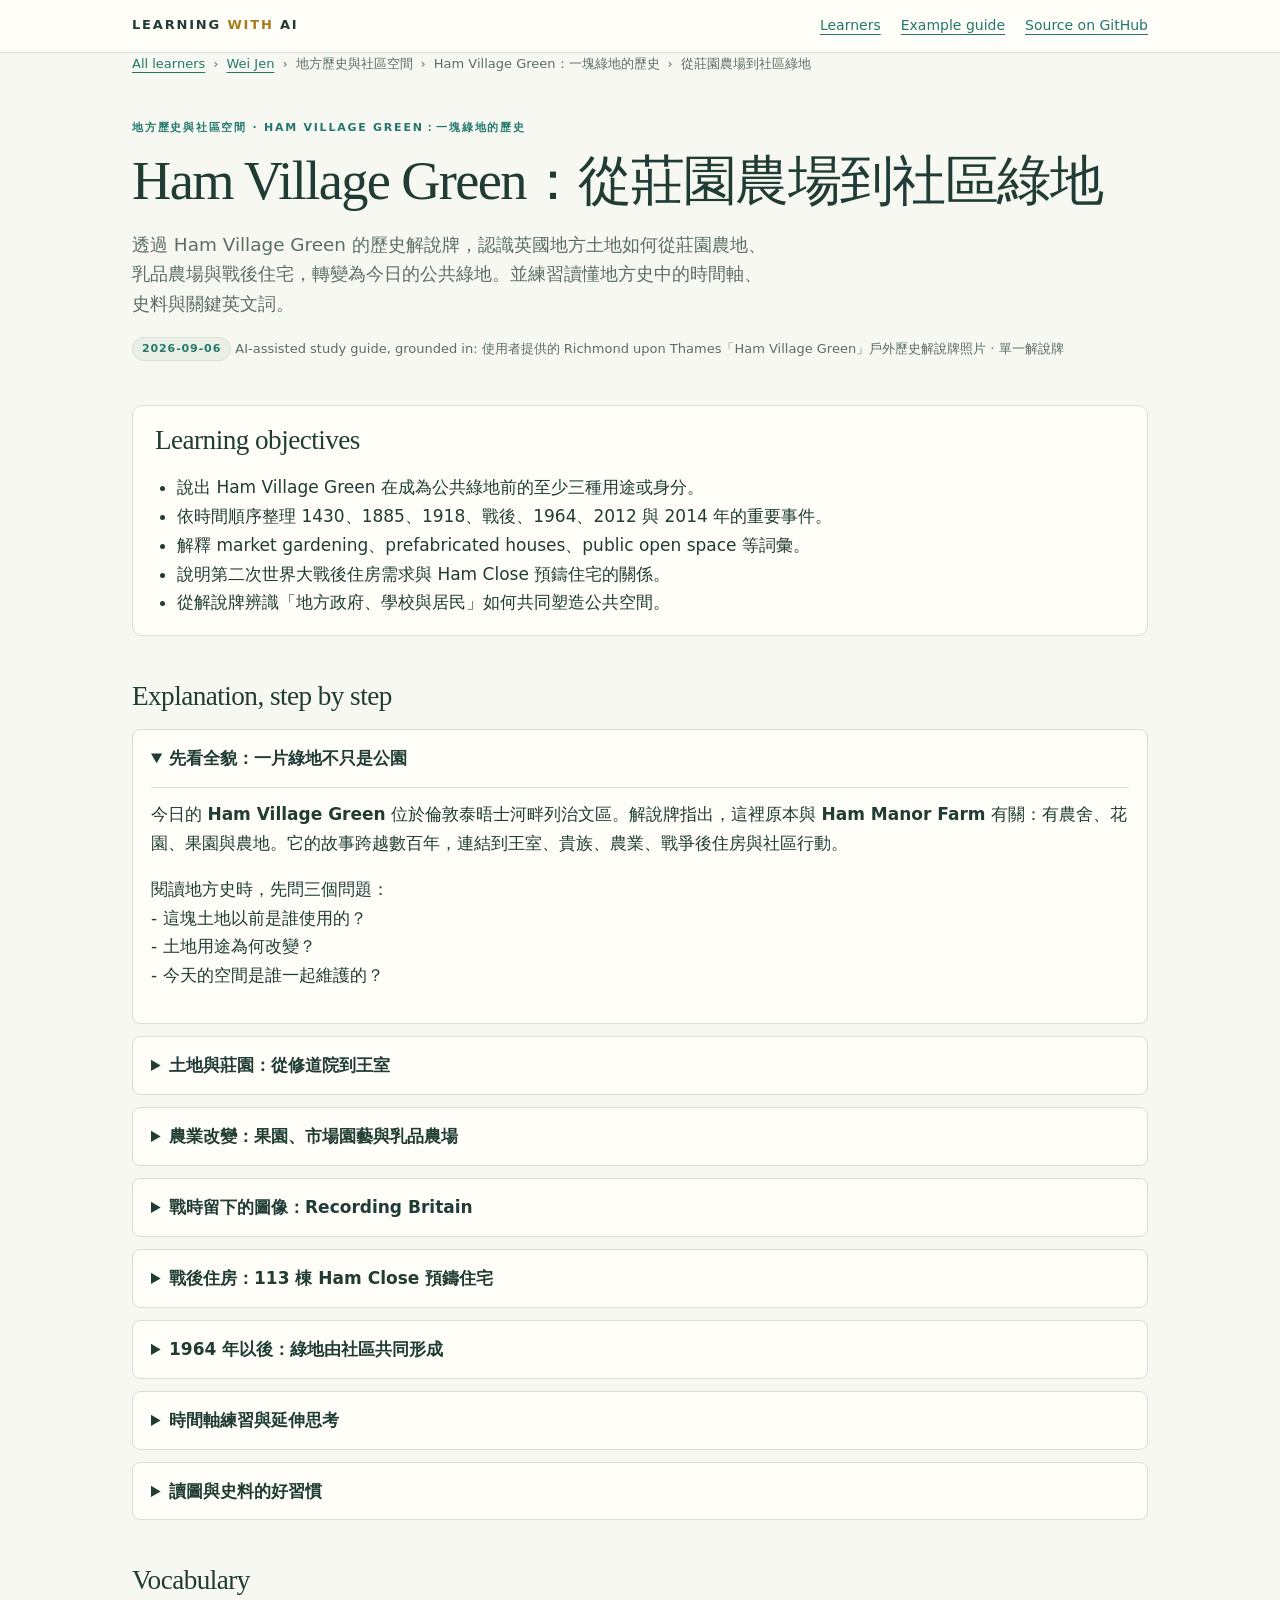
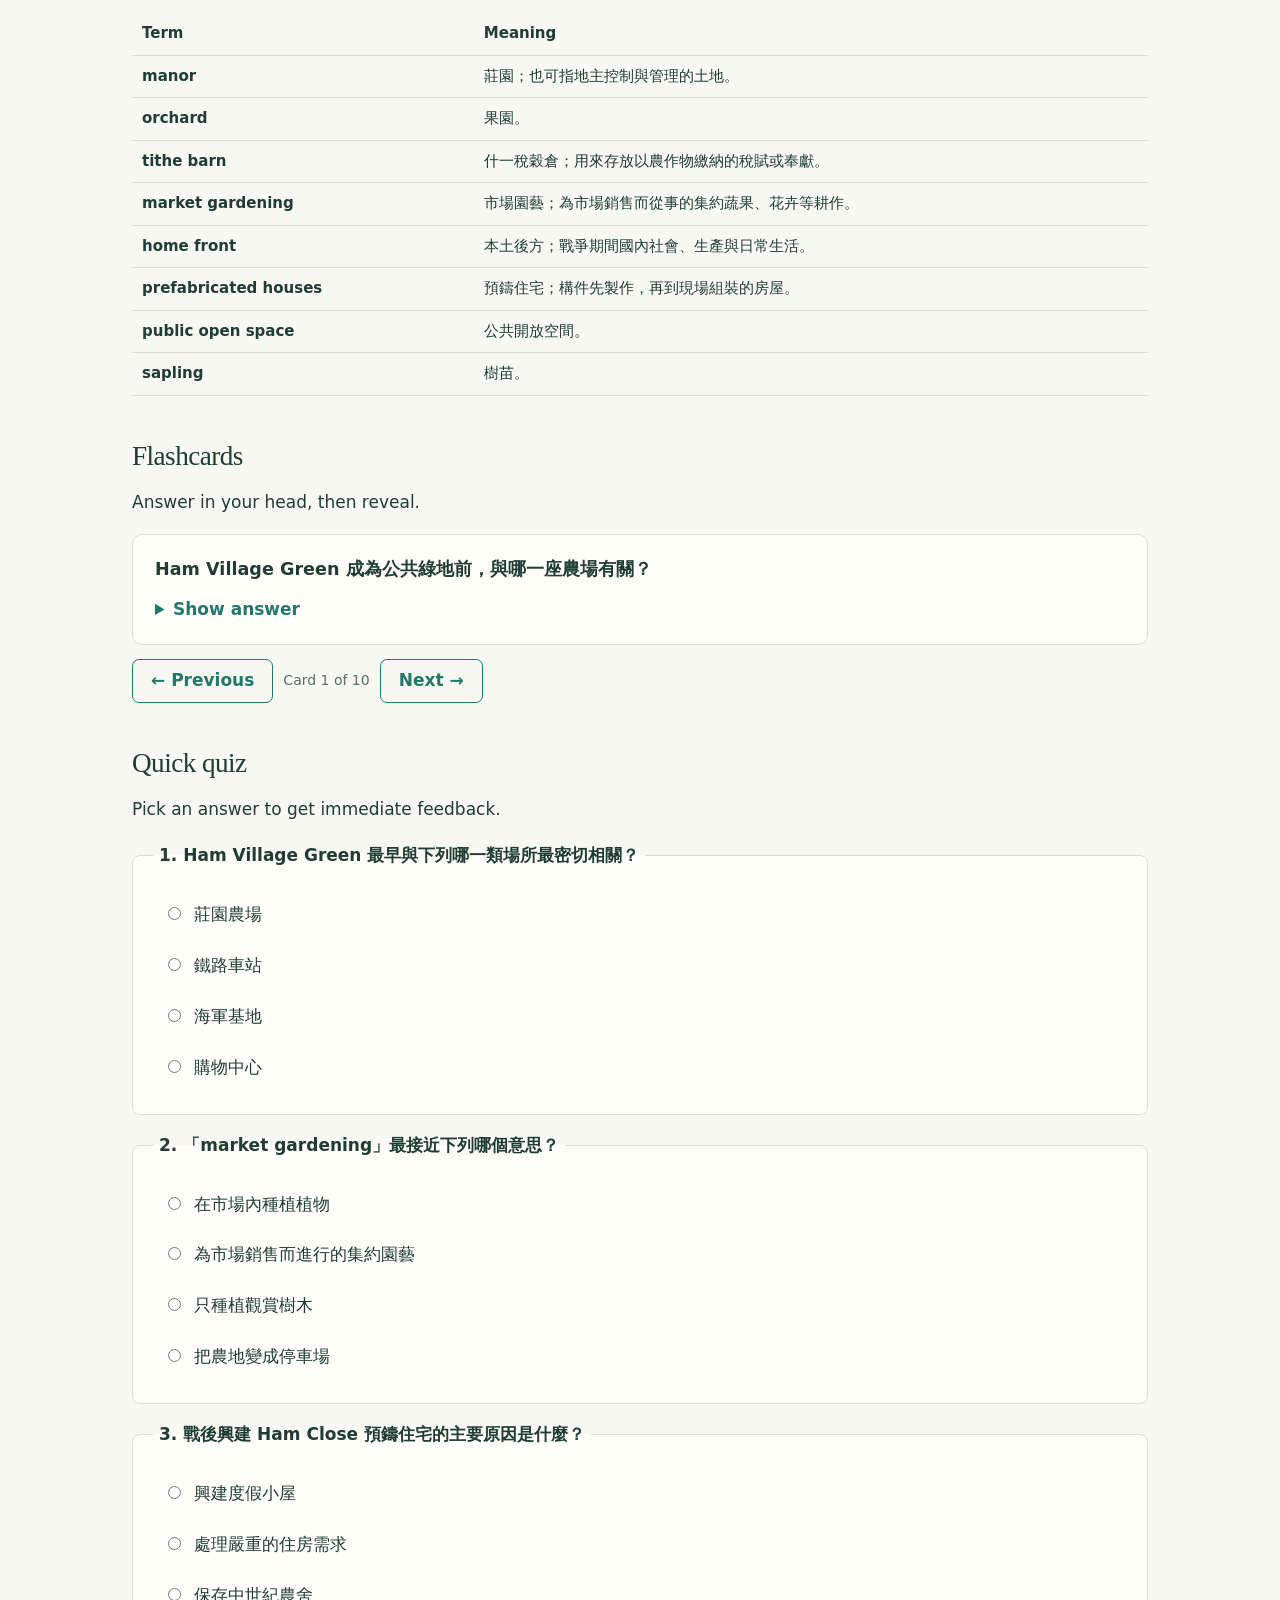
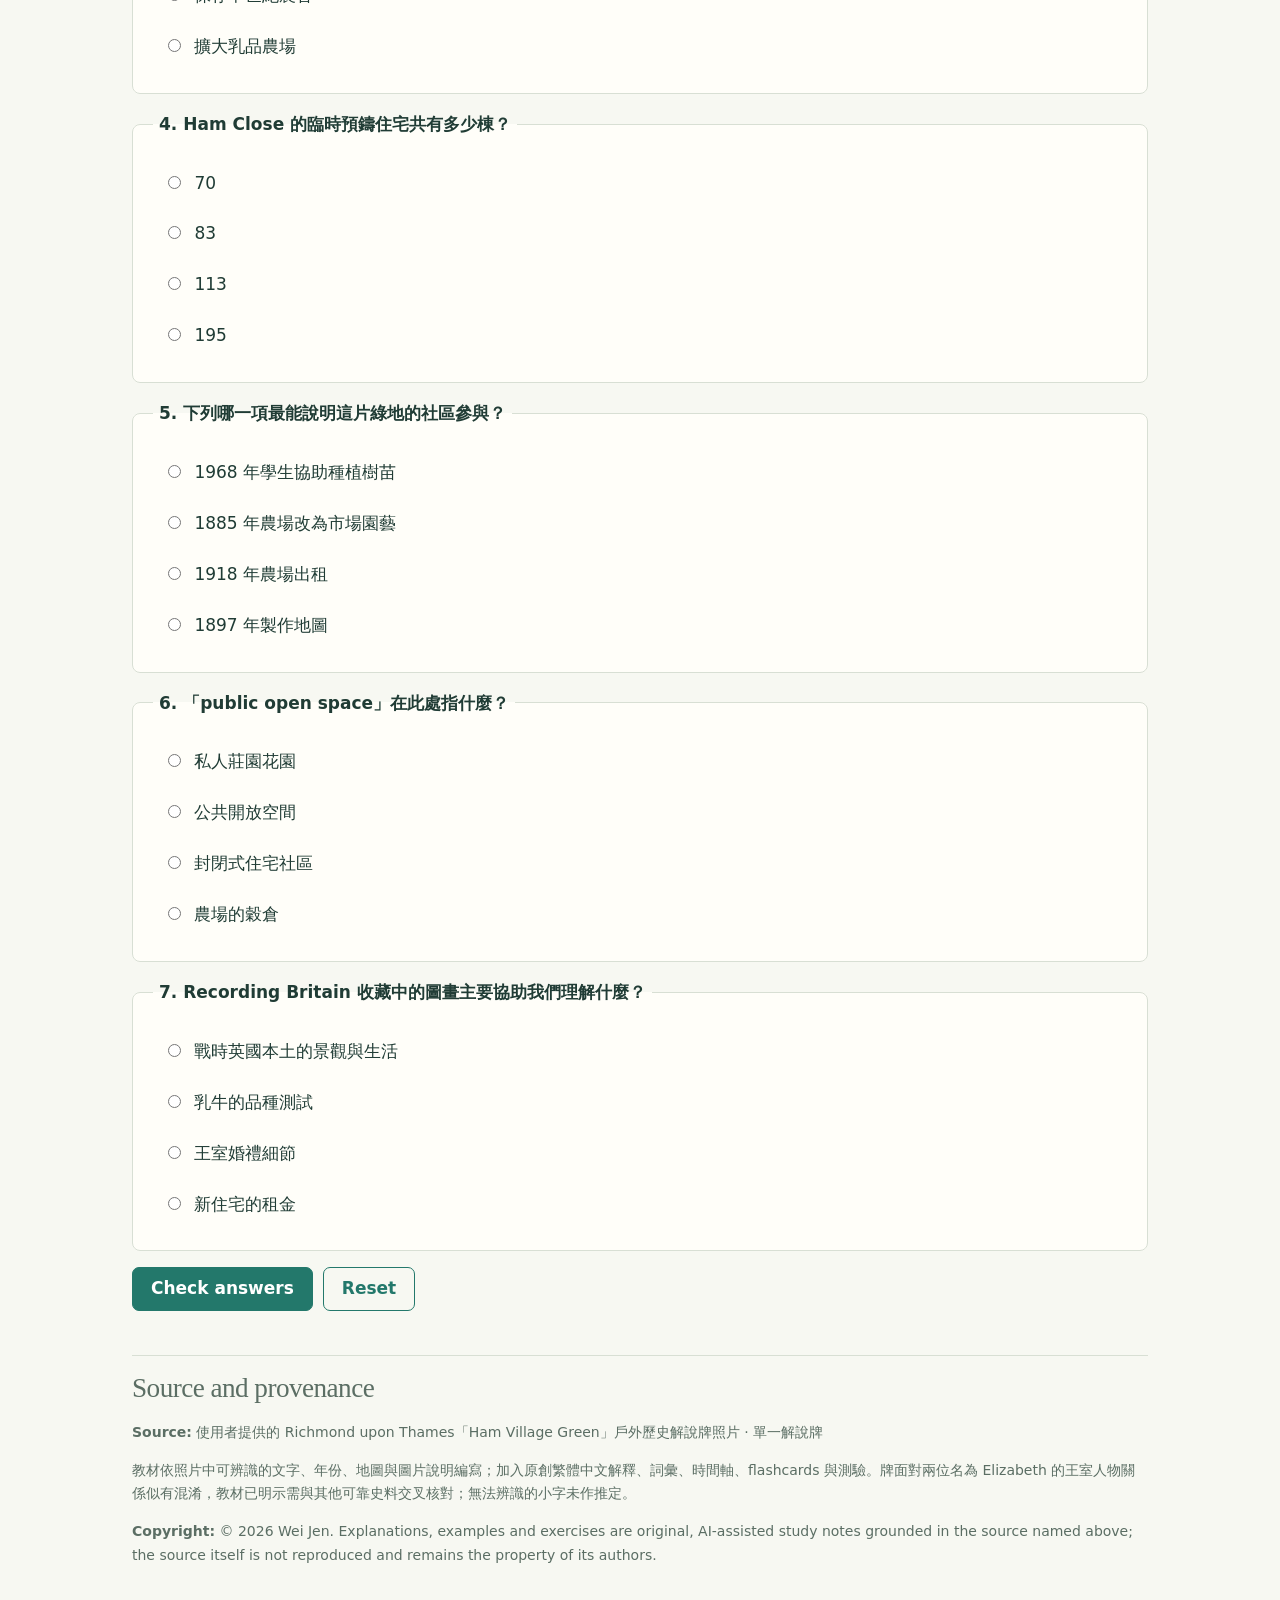
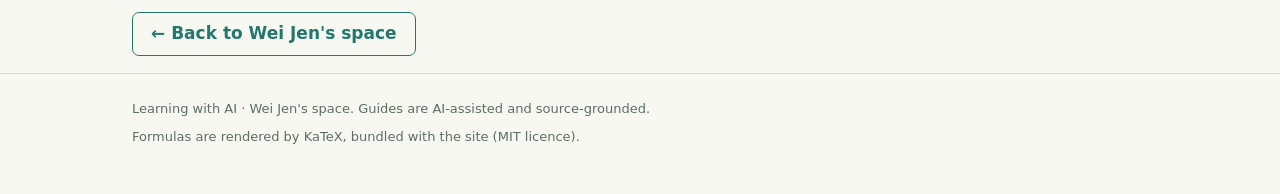
<file: weijen/local-history/ham-village-green/from-manor-farm-to-community-green/index.html>
<!doctype html>
<html lang="zh-Hant">
<head>
<meta charset="utf-8">
<meta name="viewport" content="width=device-width, initial-scale=1">
<meta name="description" content="透過 Ham Village Green 的歷史解說牌，認識英國地方土地如何從莊園農地、乳品農場與戰後住宅，轉變為今日的公共綠地。並練習讀懂地方史中的時間軸、史料與關鍵英文詞。">
<meta name="learn-publish-id" content="89149cdede204de3baf8869b0efabc7a">
<meta name="generator" content="hermes-azure learn_publisher">
<title>Ham Village Green：從莊園農場到社區綠地 · Wei Jen · Learning with AI</title>
<link rel="icon" href="data:image/svg+xml,%3Csvg xmlns=%27http://www.w3.org/2000/svg%27 viewBox=%270 0 32 32%27%3E%3Crect width=%2732%27 height=%2732%27 rx=%277%27 fill=%27%2323786b%27/%3E%3Ctext x=%2716%27 y=%2722%27 font-family=%27Georgia,serif%27 font-size=%2719%27 text-anchor=%27middle%27 fill=%27%23fffef9%27%3EL%3C/text%3E%3C/svg%3E">
<link rel="stylesheet" href="../../../../assets/css/site.css">
<link rel="stylesheet" href="../../../../assets/vendor/katex/katex.min.css">
<script src="../../../../assets/vendor/katex/katex.min.js" defer></script>
<script src="../../../../assets/vendor/katex/contrib/auto-render.min.js" defer></script>
<script src="../../../../assets/js/site.js" defer></script>
</head>
<body>
<a class="skip" href="#main">Skip to content</a>
<header class="site-header">
  <div class="wrap">
    <a class="brand" href="../../../../">Learning <span>with</span> AI</a>
    <nav class="site-nav" aria-label="Site"><a href="../../../../">Learners</a><a href="../../../../examples/interactive-study-guide/">Example guide</a><a href="https://github.com/weijen-ai/learn">Source on GitHub</a></nav>
  </div>
</header>

<main id="main" class="wrap">
  <nav class="breadcrumb" aria-label="Breadcrumb">
    <ol>
      <li><a href="../../../../">All learners</a></li>
      <li><a href="../../../../weijen/">Wei Jen</a></li>
      <li>地方歷史與社區空間</li>
      <li>Ham Village Green：一塊綠地的歷史</li>
      <li aria-current="page">從莊園農場到社區綠地</li>
    </ol>
  </nav>

  <section aria-labelledby="title">
    <p class="eyebrow">地方歷史與社區空間 · Ham Village Green：一塊綠地的歷史</p>
    <h1 id="title">Ham Village Green：從莊園農場到社區綠地</h1>
    <p class="lede">透過 Ham Village Green 的歷史解說牌，認識英國地方土地如何從莊園農地、乳品農場與戰後住宅，轉變為今日的公共綠地。並練習讀懂地方史中的時間軸、史料與關鍵英文詞。</p>
    <p class="breadcrumb"><span class="badge">2026-09-06</span> AI-assisted study guide, grounded in: 使用者提供的 Richmond upon Thames「Ham Village Green」戶外歷史解說牌照片 · 單一解說牌</p>
  </section>

  <section class="objectives" aria-labelledby="objectives">
    <h2 id="objectives">Learning objectives</h2>
    <ul><li>說出 Ham Village Green 在成為公共綠地前的至少三種用途或身分。</li><li>依時間順序整理 1430、1885、1918、戰後、1964、2012 與 2014 年的重要事件。</li><li>解釋 market gardening、prefabricated houses、public open space 等詞彙。</li><li>說明第二次世界大戰後住房需求與 Ham Close 預鑄住宅的關係。</li><li>從解說牌辨識「地方政府、學校與居民」如何共同塑造公共空間。</li></ul>
  </section>

  <section aria-labelledby="explain">
    <h2 id="explain">Explanation, step by step</h2>
<details class="step" open>
<summary>先看全貌：一片綠地不只是公園</summary>
<div class="body">
<p>今日的 <strong>Ham Village Green</strong> 位於倫敦泰晤士河畔列治文區。解說牌指出，這裡原本與 <strong>Ham Manor Farm</strong> 有關：有農舍、花園、果園與農地。它的故事跨越數百年，連結到王室、貴族、農業、戰爭後住房與社區行動。</p>
<p>閱讀地方史時，先問三個問題：<br>- 這塊土地以前是誰使用的？<br>- 土地用途為何改變？<br>- 今天的空間是誰一起維護的？</p>
</div>
</details>
<details class="step">
<summary>土地與莊園：從修道院到王室</summary>
<div class="body">
<p>牌面說明，這片土地最初由 <strong>Abbot of Chertsey</strong> 持有，1430 年交給王室。其後它與英國王室人物及 Dysart 伯爵家族有關；該家族持有相關地產直到 1949 年出售。</p>
<p><strong>manor</strong> 是「莊園」，不只是一棟大房子，也可指由地主控制與管理的一片土地。牌面也提到 <strong>tithe barn</strong>（什一稅穀倉），可用來理解舊時農村如何儲存以農作物繳納的稅賦或奉獻。</p>
<p>提醒：解說牌對兩位名為 Elizabeth 的王室人物之關係似有混淆；學習時要把「牌面記載」和「另行查證的歷史研究」區分開來。</p>
</div>
</details>
<details class="step">
<summary>農業改變：果園、市場園藝與乳品農場</summary>
<div class="body">
<p>15、16 世紀時，王室莊園曾出租給 Cole 家族；原有農舍與穀倉也可追溯到這個時期。到 <strong>1885 年</strong>，為提高土地收益，農場轉為 <strong>market gardening</strong>。</p>
<p><strong>market gardening</strong> 指為城市或市場銷售而進行的集約園藝，常包括蔬菜、水果與花卉。1897 年地圖顯示，當時此地有莊園宅邸、果園與市場園藝用地。</p>
<p>1918 年，Archibald Secrett 承租農場並飼養海峽群島乳牛。到 1929 年，農場已縮至 <strong>70 英畝</strong>；1957 年農舍與土地出售。1958 年拆除建築時，人們在近代外牆下發現較古老的農舍結構。</p>
</div>
</details>
<details class="step">
<summary>戰時留下的圖像：Recording Britain</summary>
<div class="body">
<p>牌面上的約 1940 年作品〈Edge of Manor Farm, Ham Street〉出自 <strong>Recording Britain</strong> 收藏。1940 年，英國戰時藝術家就業委員會聘請藝術家記錄國內景觀與日常生活，也就是 <strong>home front</strong>（本土後方）。</p>
<p>這提醒我們：圖畫、地圖、廣告與老照片都是地方史的史料。它們不一定告訴我們全部真相，但能提供「當時的人看見了什麼、重視什麼」的線索。</p>
</div>
</details>
<details class="step">
<summary>戰後住房：113 棟 Ham Close 預鑄住宅</summary>
<div class="body">
<p>第二次世界大戰後，許多人失去住所，當地面臨嚴重而持續的住房需求。為快速安置居民，這裡興建 <strong>113 棟 temporary prefabricated houses</strong>，稱為 <strong>Ham Close</strong>。</p>
<p><strong>prefabricated houses</strong> 是「預鑄住宅」：建築構件先在工廠製作，再運到現場組裝。牌面描述它們用預鑄鋼筋混凝土板與屋頂建成，外牆為米白色、門為亮綠色，後方窗戶可望向農地。</p>
<p>「temporary（臨時）」不表示沒有歷史價值；這些住宅正好保存了戰後英國應對住房危機的一段記憶。</p>
</div>
</details>
<details class="step">
<summary>1964 年以後：綠地由社區共同形成</summary>
<div class="body">
<p>到 1960 年，地方政府將大部分土地開發為住宅，仍保留一部分作 <strong>public open space</strong>（公共開放空間）。1964 年，Ham Village Green 鋪設草皮，草皮來自 Richmond 的 Old Deer Park。</p>
<p>社區的參與沒有停止：1968 年，學童與市政人員種下 <strong>83 棵樹苗</strong>；2012 年成立 Friends of Ham Village Green；2014 年 5 月 8 日，Sir David Attenborough 為社區馬賽克揭幕。</p>
<p>因此，這片綠地是土地用途改變、公共政策與居民行動共同留下的結果。</p>
</div>
</details>
<details class="step">
<summary>時間軸練習與延伸思考</summary>
<div class="body">
<p>用自己的話重述這條線：<br>- <strong>1430</strong>：土地交給王室。<br>- <strong>1885</strong>：農場改為市場園藝。<br>- <strong>1918</strong>：Secrett 家族租用農場經營乳業。<br>- <strong>第二次世界大戰後</strong>：興建 113 棟 Ham Close 預鑄住宅。<br>- <strong>1964</strong>：綠地鋪上草皮。<br>- <strong>1968</strong>：學生種下 83 棵樹苗。<br>- <strong>2012</strong>：Friends of Ham Village Green 成立。<br>- <strong>2014</strong>：社區馬賽克揭幕。</p>
<p>想一想：若一塊土地同時需要住宅、樹木、遊憩空間與公共設施，社區應如何做出平衡？</p>
</div>
</details>
<details class="step">
<summary>讀圖與史料的好習慣</summary>
<div class="body">
<p>解說牌本身也是一種史料。使用它時應：<br>- 分清楚「牌面直接寫了什麼」與「我們根據背景補充的解釋」。<br>- 對人物關係、拼寫或小字模糊處保留不確定性。<br>- 以地圖、照片、廣告與文字互相驗證。</p>
<p>這份教材加入了中文釋義、時間軸與練習題；這些屬於教學用的原創說明，不是解說牌的逐字翻譯。</p>
</div>
</details>
  </section>

<section aria-labelledby="vocab">
<h2 id="vocab">Vocabulary</h2>
<div class="table-wrap"><table><thead><tr><th scope="col">Term</th><th scope="col">Meaning</th></tr></thead><tbody><tr><th scope="row">manor</th><td>莊園；也可指地主控制與管理的土地。</td></tr><tr><th scope="row">orchard</th><td>果園。</td></tr><tr><th scope="row">tithe barn</th><td>什一稅穀倉；用來存放以農作物繳納的稅賦或奉獻。</td></tr><tr><th scope="row">market gardening</th><td>市場園藝；為市場銷售而從事的集約蔬果、花卉等耕作。</td></tr><tr><th scope="row">home front</th><td>本土後方；戰爭期間國內社會、生產與日常生活。</td></tr><tr><th scope="row">prefabricated houses</th><td>預鑄住宅；構件先製作，再到現場組裝的房屋。</td></tr><tr><th scope="row">public open space</th><td>公共開放空間。</td></tr><tr><th scope="row">sapling</th><td>樹苗。</td></tr></tbody></table></div>
</section>
<section aria-labelledby="flashcards">
<h2 id="flashcards">Flashcards</h2>
<p>Answer in your head, then reveal.</p>
<div class="flashcard-deck">
<article class="flashcard">
<p class="prompt">Ham Village Green 成為公共綠地前，與哪一座農場有關？</p>
<details><summary>Show answer</summary><div class="answer"><p>Ham Manor Farm。</p></div></details>
</article>
<article class="flashcard">
<p class="prompt">1430 年，這片土地交給了誰？</p>
<details><summary>Show answer</summary><div class="answer"><p>王室（the Crown）。</p></div></details>
</article>
<article class="flashcard">
<p class="prompt">1885 年農場轉向哪一種農業？</p>
<details><summary>Show answer</summary><div class="answer"><p>市場園藝（market gardening）。</p></div></details>
</article>
<article class="flashcard">
<p class="prompt">1918 年誰承租農場經營乳牛？</p>
<details><summary>Show answer</summary><div class="answer"><p>Archibald Secrett。</p></div></details>
</article>
<article class="flashcard">
<p class="prompt">Ham Close 是什麼？</p>
<details><summary>Show answer</summary><div class="answer"><p>戰後為解決住房需求而建的預鑄住宅區。</p></div></details>
</article>
<article class="flashcard">
<p class="prompt">Ham Close 共建了多少棟臨時預鑄住宅？</p>
<details><summary>Show answer</summary><div class="answer"><p>113 棟。</p></div></details>
</article>
<article class="flashcard">
<p class="prompt">1964 年 Ham Village Green 發生什麼重要改變？</p>
<details><summary>Show answer</summary><div class="answer"><p>鋪設草皮，成為綠地。</p></div></details>
</article>
<article class="flashcard">
<p class="prompt">1968 年學生與市政人員共同種下多少棵樹苗？</p>
<details><summary>Show answer</summary><div class="answer"><p>83 棵。</p></div></details>
</article>
<article class="flashcard">
<p class="prompt">Recording Britain 計畫要記錄什麼？</p>
<details><summary>Show answer</summary><div class="answer"><p>戰時英國本土後方的景觀與生活。</p></div></details>
</article>
<article class="flashcard">
<p class="prompt">2012 年成立哪個團體來保存與改善綠地？</p>
<details><summary>Show answer</summary><div class="answer"><p>Friends of Ham Village Green。</p></div></details>
</article>
</div>
</section>
<section aria-labelledby="quiz">
<h2 id="quiz">Quick quiz</h2>
<p>Pick an answer to get immediate feedback.</p>
<form class="quiz" novalidate>
<fieldset class="quiz-item" data-answer="a" data-explain="解說牌指出，今日綠地的歷史與 Ham Manor Farm 密切相連。">
<legend>1. Ham Village Green 最早與下列哪一類場所最密切相關？</legend>
<label><input type="radio" name="q1" value="a"> 莊園農場</label>
<label><input type="radio" name="q1" value="b"> 鐵路車站</label>
<label><input type="radio" name="q1" value="c"> 海軍基地</label>
<label><input type="radio" name="q1" value="d"> 購物中心</label>
</fieldset>
<fieldset class="quiz-item" data-answer="b" data-explain="市場園藝是以販售為目的的蔬果、花卉等集約耕作。">
<legend>2. 「market gardening」最接近下列哪個意思？</legend>
<label><input type="radio" name="q2" value="a"> 在市場內種植植物</label>
<label><input type="radio" name="q2" value="b"> 為市場銷售而進行的集約園藝</label>
<label><input type="radio" name="q2" value="c"> 只種植觀賞樹木</label>
<label><input type="radio" name="q2" value="d"> 把農地變成停車場</label>
</fieldset>
<fieldset class="quiz-item" data-answer="b" data-explain="第二次世界大戰後許多人失去住所，因此需要迅速提供住屋。">
<legend>3. 戰後興建 Ham Close 預鑄住宅的主要原因是什麼？</legend>
<label><input type="radio" name="q3" value="a"> 興建度假小屋</label>
<label><input type="radio" name="q3" value="b"> 處理嚴重的住房需求</label>
<label><input type="radio" name="q3" value="c"> 保存中世紀農舍</label>
<label><input type="radio" name="q3" value="d"> 擴大乳品農場</label>
</fieldset>
<fieldset class="quiz-item" data-answer="c" data-explain="牌面明確記載興建了 113 棟。">
<legend>4. Ham Close 的臨時預鑄住宅共有多少棟？</legend>
<label><input type="radio" name="q4" value="a"> 70</label>
<label><input type="radio" name="q4" value="b"> 83</label>
<label><input type="radio" name="q4" value="c"> 113</label>
<label><input type="radio" name="q4" value="d"> 195</label>
</fieldset>
<fieldset class="quiz-item" data-answer="a" data-explain="學生與市政人員共同種下 83 棵樹苗，是明確的社區行動。">
<legend>5. 下列哪一項最能說明這片綠地的社區參與？</legend>
<label><input type="radio" name="q5" value="a"> 1968 年學生協助種植樹苗</label>
<label><input type="radio" name="q5" value="b"> 1885 年農場改為市場園藝</label>
<label><input type="radio" name="q5" value="c"> 1918 年農場出租</label>
<label><input type="radio" name="q5" value="d"> 1897 年製作地圖</label>
</fieldset>
<fieldset class="quiz-item" data-answer="b" data-explain="地方政府保留部分土地作為所有人可使用的公共開放空間。">
<legend>6. 「public open space」在此處指什麼？</legend>
<label><input type="radio" name="q6" value="a"> 私人莊園花園</label>
<label><input type="radio" name="q6" value="b"> 公共開放空間</label>
<label><input type="radio" name="q6" value="c"> 封閉式住宅社區</label>
<label><input type="radio" name="q6" value="d"> 農場的穀倉</label>
</fieldset>
<fieldset class="quiz-item" data-answer="a" data-explain="該計畫聘請藝術家記錄英國的 home front。">
<legend>7. Recording Britain 收藏中的圖畫主要協助我們理解什麼？</legend>
<label><input type="radio" name="q7" value="a"> 戰時英國本土的景觀與生活</label>
<label><input type="radio" name="q7" value="b"> 乳牛的品種測試</label>
<label><input type="radio" name="q7" value="c"> 王室婚禮細節</label>
<label><input type="radio" name="q7" value="d"> 新住宅的租金</label>
</fieldset>
<p class="quiz-score" role="status" aria-live="polite"></p>
<div class="quiz-actions"><button type="submit" class="button">Check answers</button><button type="reset" class="button secondary">Reset</button></div>
</form>
</section>
  <section class="provenance" aria-labelledby="source">
    <h2 id="source">Source and provenance</h2>
    <p><strong>Source:</strong> 使用者提供的 Richmond upon Thames「Ham Village Green」戶外歷史解說牌照片 · 單一解說牌</p>
    <p>教材依照片中可辨識的文字、年份、地圖與圖片說明編寫；加入原創繁體中文解釋、詞彙、時間軸、flashcards 與測驗。牌面對兩位名為 Elizabeth 的王室人物關係似有混淆，教材已明示需與其他可靠史料交叉核對；無法辨識的小字未作推定。</p>
    <p><strong>Copyright:</strong> © 2026 Wei Jen. Explanations, examples and exercises are original, AI-assisted study notes grounded in the source named above; the source itself is not reproduced and remains the property of its authors.</p>
  </section>

  <p><a class="button secondary" href="../../../../weijen/">← Back to Wei Jen's space</a></p>
</main>

<footer class="site-footer">
  <div class="wrap">
    <p>Learning with AI · Wei Jen's space. Guides are AI-assisted and source-grounded.</p>
    <p>Formulas are rendered by KaTeX, bundled with the site (MIT licence).</p>
  </div>
</footer>
</body>
</html>
</file>
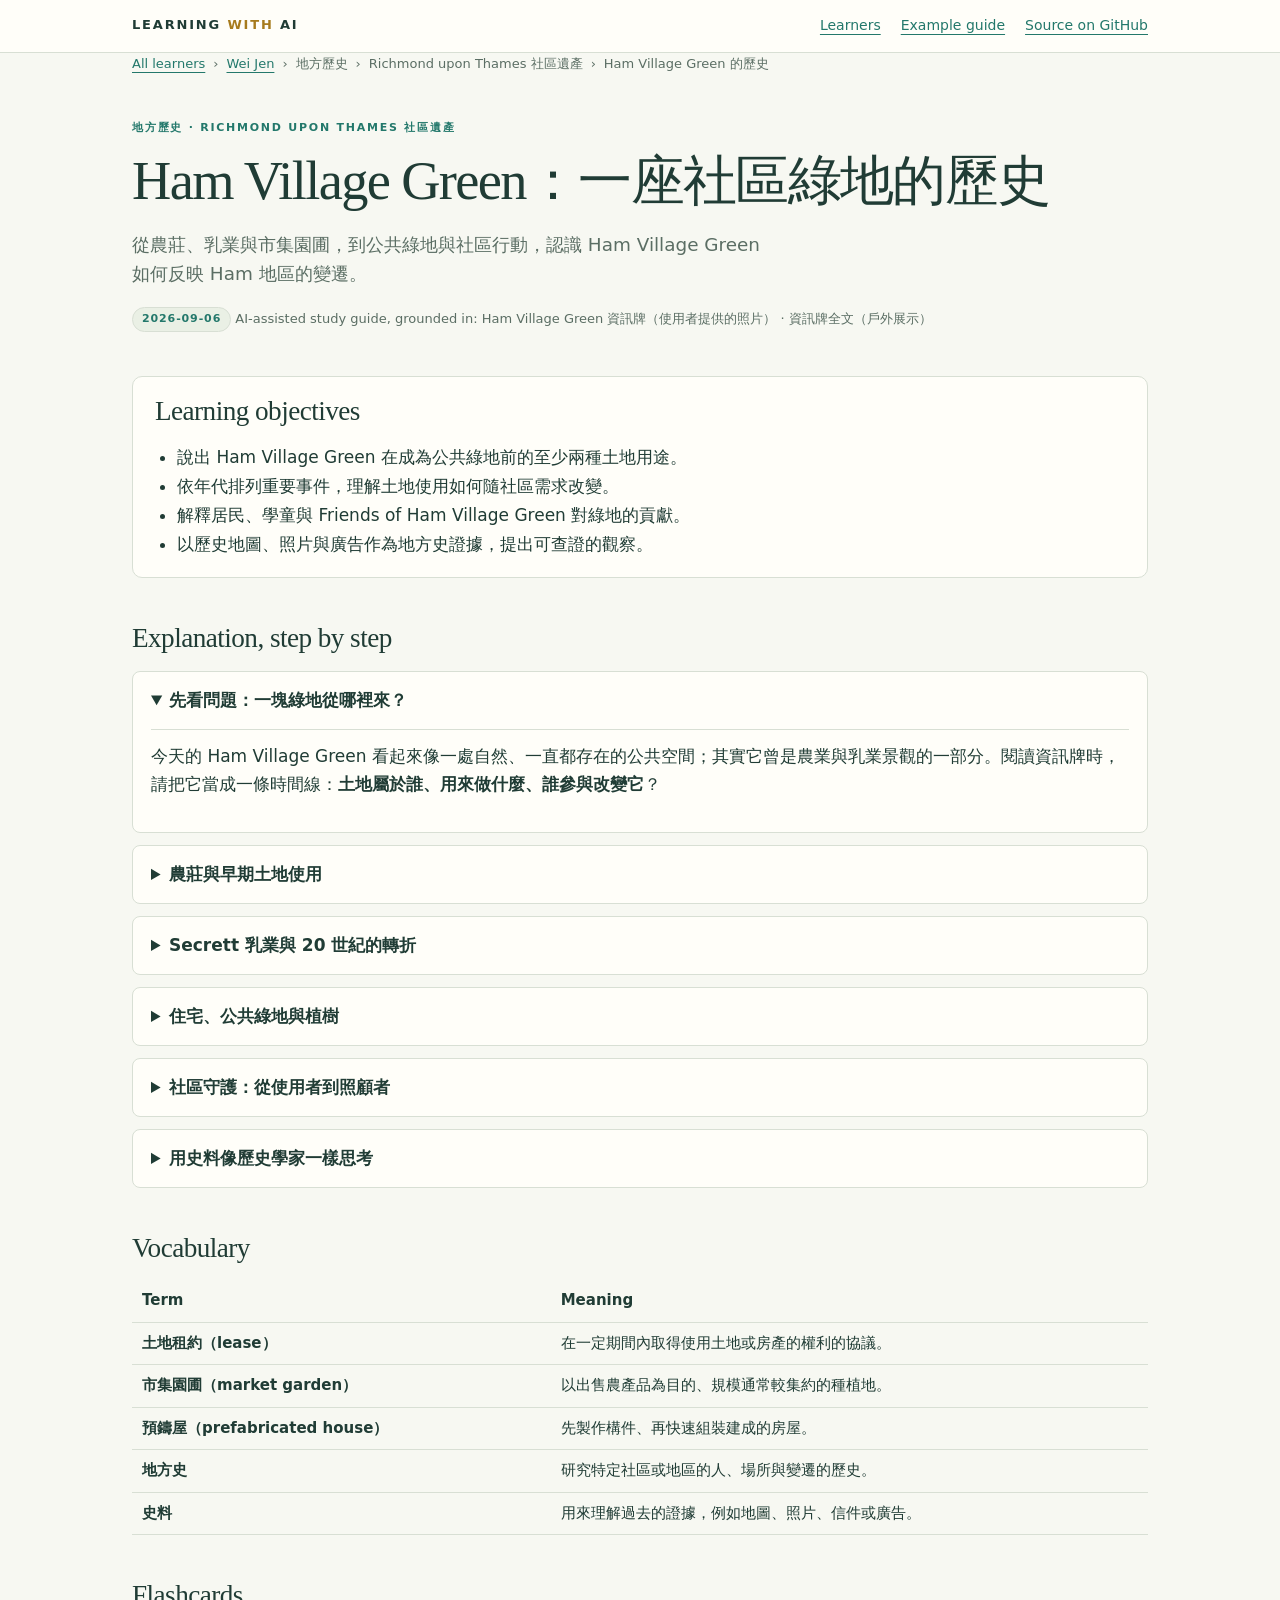
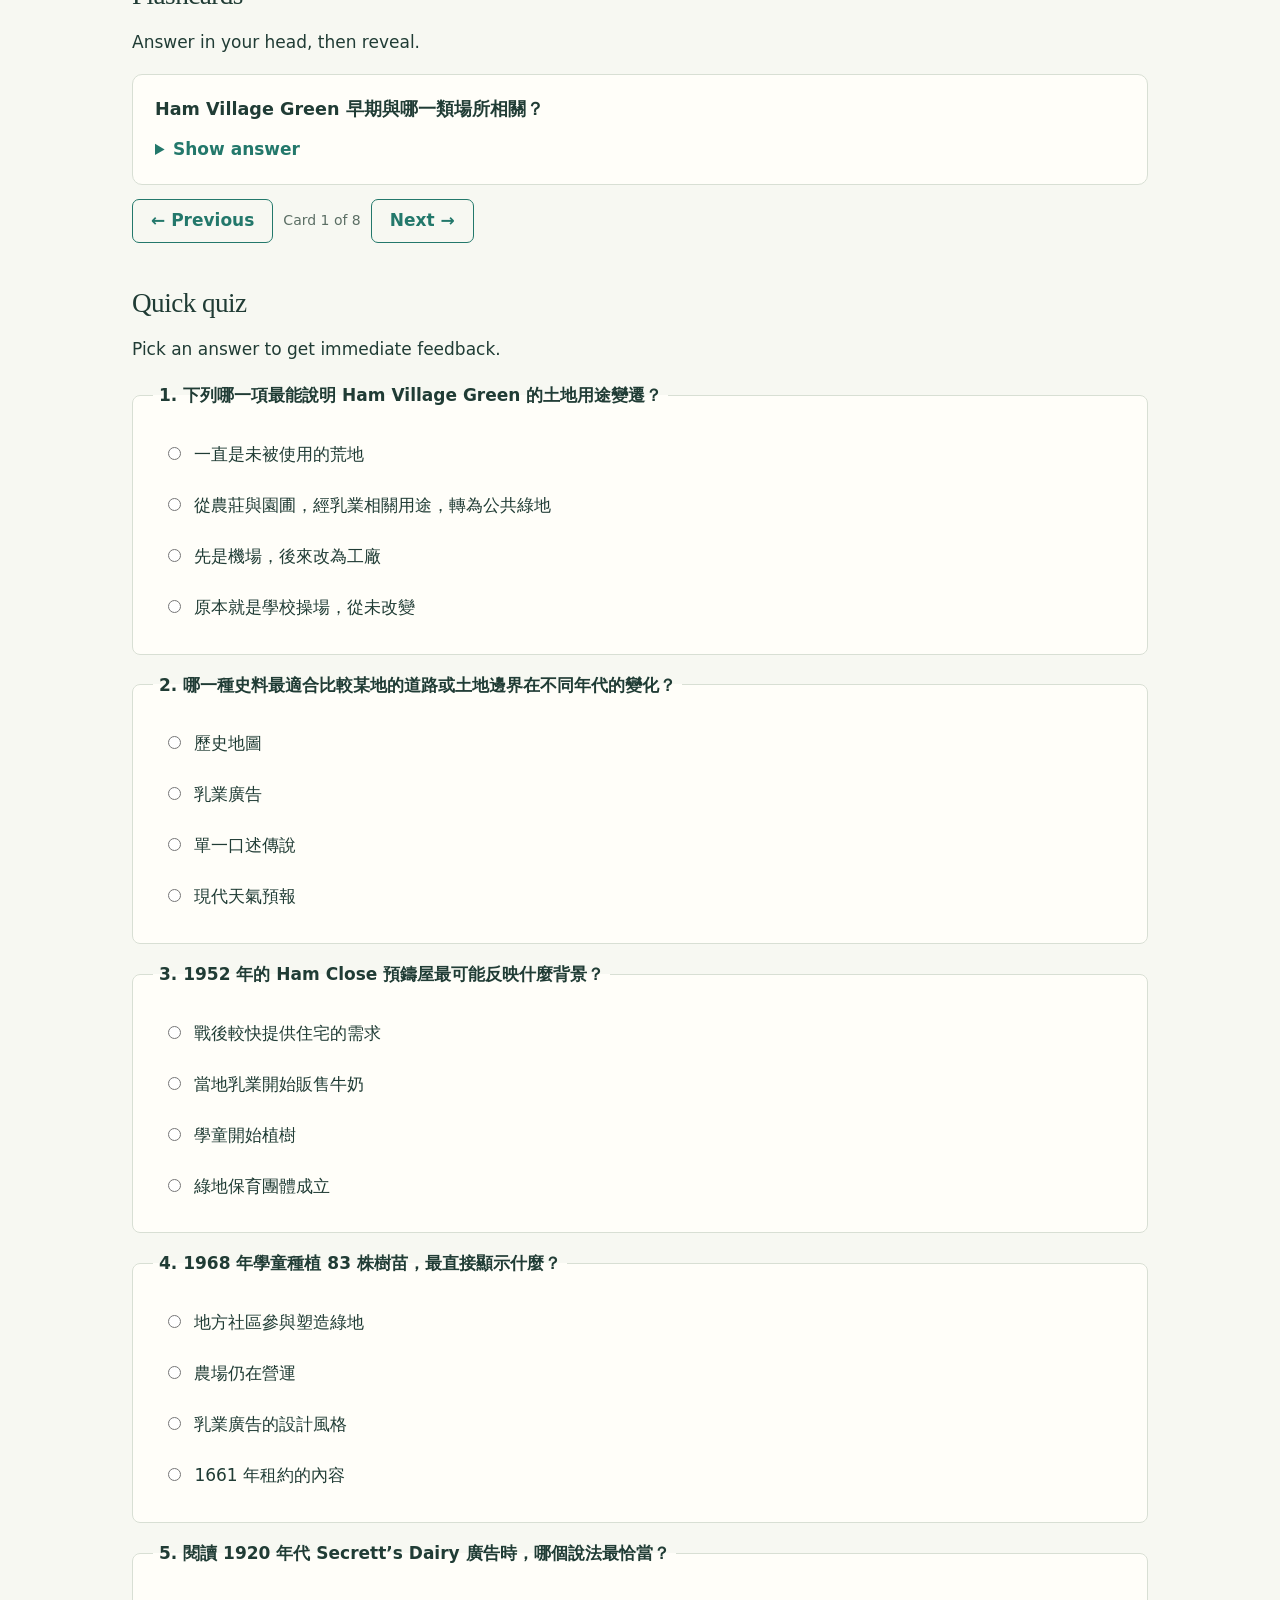
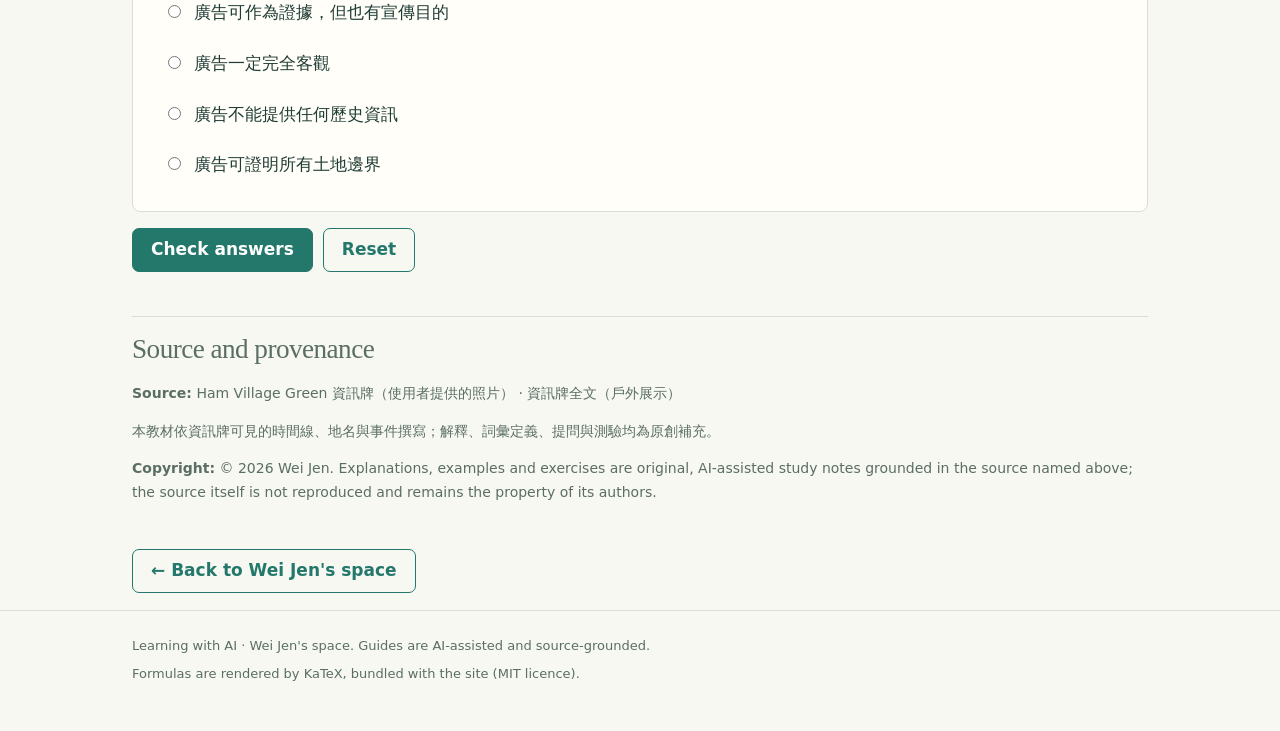
<file: weijen/local-history/richmond-upon-thames-heritage/ham-village-green/index.html>
<!doctype html>
<html lang="zh-Hant">
<head>
<meta charset="utf-8">
<meta name="viewport" content="width=device-width, initial-scale=1">
<meta name="description" content="從農莊、乳業與市集園圃，到公共綠地與社區行動，認識 Ham Village Green 如何反映 Ham 地區的變遷。">
<meta name="learn-publish-id" content="ef1048cbdd84489d883b68fdf57fecca">
<meta name="generator" content="hermes-azure learn_publisher">
<title>Ham Village Green：一座社區綠地的歷史 · Wei Jen · Learning with AI</title>
<link rel="icon" href="data:image/svg+xml,%3Csvg xmlns=%27http://www.w3.org/2000/svg%27 viewBox=%270 0 32 32%27%3E%3Crect width=%2732%27 height=%2732%27 rx=%277%27 fill=%27%2323786b%27/%3E%3Ctext x=%2716%27 y=%2722%27 font-family=%27Georgia,serif%27 font-size=%2719%27 text-anchor=%27middle%27 fill=%27%23fffef9%27%3EL%3C/text%3E%3C/svg%3E">
<link rel="stylesheet" href="../../../../assets/css/site.css">
<link rel="stylesheet" href="../../../../assets/vendor/katex/katex.min.css">
<script src="../../../../assets/vendor/katex/katex.min.js" defer></script>
<script src="../../../../assets/vendor/katex/contrib/auto-render.min.js" defer></script>
<script src="../../../../assets/js/site.js" defer></script>
</head>
<body>
<a class="skip" href="#main">Skip to content</a>
<header class="site-header">
  <div class="wrap">
    <a class="brand" href="../../../../">Learning <span>with</span> AI</a>
    <nav class="site-nav" aria-label="Site"><a href="../../../../">Learners</a><a href="../../../../examples/interactive-study-guide/">Example guide</a><a href="https://github.com/weijen-ai/learn">Source on GitHub</a></nav>
  </div>
</header>

<main id="main" class="wrap">
  <nav class="breadcrumb" aria-label="Breadcrumb">
    <ol>
      <li><a href="../../../../">All learners</a></li>
      <li><a href="../../../../weijen/">Wei Jen</a></li>
      <li>地方歷史</li>
      <li>Richmond upon Thames 社區遺產</li>
      <li aria-current="page">Ham Village Green 的歷史</li>
    </ol>
  </nav>

  <section aria-labelledby="title">
    <p class="eyebrow">地方歷史 · Richmond upon Thames 社區遺產</p>
    <h1 id="title">Ham Village Green：一座社區綠地的歷史</h1>
    <p class="lede">從農莊、乳業與市集園圃，到公共綠地與社區行動，認識 Ham Village Green 如何反映 Ham 地區的變遷。</p>
    <p class="breadcrumb"><span class="badge">2026-09-06</span> AI-assisted study guide, grounded in: Ham Village Green 資訊牌（使用者提供的照片） · 資訊牌全文（戶外展示）</p>
  </section>

  <section class="objectives" aria-labelledby="objectives">
    <h2 id="objectives">Learning objectives</h2>
    <ul><li>說出 Ham Village Green 在成為公共綠地前的至少兩種土地用途。</li><li>依年代排列重要事件，理解土地使用如何隨社區需求改變。</li><li>解釋居民、學童與 Friends of Ham Village Green 對綠地的貢獻。</li><li>以歷史地圖、照片與廣告作為地方史證據，提出可查證的觀察。</li></ul>
  </section>

  <section aria-labelledby="explain">
    <h2 id="explain">Explanation, step by step</h2>
<details class="step" open>
<summary>先看問題：一塊綠地從哪裡來？</summary>
<div class="body">
<p>今天的 Ham Village Green 看起來像一處自然、一直都存在的公共空間；其實它曾是農業與乳業景觀的一部分。閱讀資訊牌時，請把它當成一條時間線：<strong>土地屬於誰、用來做什麼、誰參與改變它</strong>？</p>
</div>
</details>
<details class="step">
<summary>農莊與早期土地使用</summary>
<div class="body">
<p>資訊牌指出，這片土地早期與 <strong>Ham Manor Farm</strong> 有關。1661 年，土地租約與 Elizabeth Woodville 有關；之後土地歷經不同擁有者，並曾作為市集園圃（market gardens）。<br>- 農莊：以耕作或畜牧為主的土地。<br>- 市集園圃：專門種植蔬菜、花卉或水果，供應市場販售。</p>
<p>這說明 Ham 不只是住宅區，也曾是為周邊居民供應食物的生產地。</p>
</div>
</details>
<details class="step">
<summary>Secrett 乳業與 20 世紀的轉折</summary>
<div class="body">
<p>後來此地與 <strong>Secrett dairy farm</strong> 有關；資訊牌上的 1920 年代 Secrett’s Dairy 廣告，是當時乳業經營的視覺證據。農場在 1957 年出售，標示了土地用途即將改變的重要節點。</p>
<p>廣告不只是在賣產品：它也能告訴我們企業名稱、服務對象與那個年代人們如何看待牛奶與在地供應。</p>
</div>
</details>
<details class="step">
<summary>住宅、公共綠地與植樹</summary>
<div class="body">
<p>戰後住宅需求增加。1952 年，Ham Close 出現預鑄屋（prefabricated houses）；這類房屋通常能較快建造，以回應住房需求。1964 年，綠地形成；1968 年，學童種下 <strong>83 株樹苗</strong>。這些事件顯示原本以生產為主的土地，逐漸成為居民生活、休憩與公共參與的空間。</p>
</div>
</details>
<details class="step">
<summary>社區守護：從使用者到照顧者</summary>
<div class="body">
<p>2012 年成立的 <strong>Friends of Ham Village Green</strong>，代表地方居民主動關心這片空間。公共綠地的歷史不會在「建成」時結束；維護、植樹、記錄與分享歷史，都是持續塑造地方認同的行動。</p>
<p>想一想：若沒有 1968 年種下的樹，今天綠地的樣貌會有何不同？</p>
</div>
</details>
<details class="step">
<summary>用史料像歷史學家一樣思考</summary>
<div class="body">
<p>資訊牌結合歷史地圖、舊照片與乳業廣告。每種史料回答的問題不同：<br>- <strong>地圖</strong>：土地邊界、道路與用途如何改變？<br>- <strong>照片</strong>：建築、人物與景觀曾是什麼樣子？<br>- <strong>廣告</strong>：商家如何介紹自己？哪些資訊可能帶有宣傳目的？</p>
<p>可靠的地方史會把不同證據互相比對，而不是只依賴單一圖像或說法。</p>
</div>
</details>
  </section>

<section aria-labelledby="vocab">
<h2 id="vocab">Vocabulary</h2>
<div class="table-wrap"><table><thead><tr><th scope="col">Term</th><th scope="col">Meaning</th></tr></thead><tbody><tr><th scope="row">土地租約（lease）</th><td>在一定期間內取得使用土地或房產的權利的協議。</td></tr><tr><th scope="row">市集園圃（market garden）</th><td>以出售農產品為目的、規模通常較集約的種植地。</td></tr><tr><th scope="row">預鑄屋（prefabricated house）</th><td>先製作構件、再快速組裝建成的房屋。</td></tr><tr><th scope="row">地方史</th><td>研究特定社區或地區的人、場所與變遷的歷史。</td></tr><tr><th scope="row">史料</th><td>用來理解過去的證據，例如地圖、照片、信件或廣告。</td></tr></tbody></table></div>
</section>
<section aria-labelledby="flashcards">
<h2 id="flashcards">Flashcards</h2>
<p>Answer in your head, then reveal.</p>
<div class="flashcard-deck">
<article class="flashcard">
<p class="prompt">Ham Village Green 早期與哪一類場所相關？</p>
<details><summary>Show answer</summary><div class="answer"><p>Ham Manor Farm，一處農業用地。</p></div></details>
</article>
<article class="flashcard">
<p class="prompt">1661 年資訊牌提到哪位與租約有關的人物？</p>
<details><summary>Show answer</summary><div class="answer"><p>Elizabeth Woodville。</p></div></details>
</article>
<article class="flashcard">
<p class="prompt">市集園圃的主要功能是什麼？</p>
<details><summary>Show answer</summary><div class="answer"><p>種植農產品供市場販售。</p></div></details>
</article>
<article class="flashcard">
<p class="prompt">Secrett dairy farm 在哪一年出售？</p>
<details><summary>Show answer</summary><div class="answer"><p>1957 年。</p></div></details>
</article>
<article class="flashcard">
<p class="prompt">Ham Close 的預鑄屋出現於哪一年？</p>
<details><summary>Show answer</summary><div class="answer"><p>1952 年。</p></div></details>
</article>
<article class="flashcard">
<p class="prompt">Ham Village Green 形成於哪一年？</p>
<details><summary>Show answer</summary><div class="answer"><p>1964 年。</p></div></details>
</article>
<article class="flashcard">
<p class="prompt">1968 年學童種下多少株樹苗？</p>
<details><summary>Show answer</summary><div class="answer"><p>83 株。</p></div></details>
</article>
<article class="flashcard">
<p class="prompt">Friends of Ham Village Green 何時成立？</p>
<details><summary>Show answer</summary><div class="answer"><p>2012 年。</p></div></details>
</article>
</div>
</section>
<section aria-labelledby="quiz">
<h2 id="quiz">Quick quiz</h2>
<p>Pick an answer to get immediate feedback.</p>
<form class="quiz" novalidate>
<fieldset class="quiz-item" data-answer="b" data-explain="資訊牌連結 Ham Manor Farm、市集園圃、Secrett dairy farm 與後來的公共綠地。">
<legend>1. 下列哪一項最能說明 Ham Village Green 的土地用途變遷？</legend>
<label><input type="radio" name="q1" value="a"> 一直是未被使用的荒地</label>
<label><input type="radio" name="q1" value="b"> 從農莊與園圃，經乳業相關用途，轉為公共綠地</label>
<label><input type="radio" name="q1" value="c"> 先是機場，後來改為工廠</label>
<label><input type="radio" name="q1" value="d"> 原本就是學校操場，從未改變</label>
</fieldset>
<fieldset class="quiz-item" data-answer="a" data-explain="地圖最能直接呈現空間配置、道路與邊界的改變。">
<legend>2. 哪一種史料最適合比較某地的道路或土地邊界在不同年代的變化？</legend>
<label><input type="radio" name="q2" value="a"> 歷史地圖</label>
<label><input type="radio" name="q2" value="b"> 乳業廣告</label>
<label><input type="radio" name="q2" value="c"> 單一口述傳說</label>
<label><input type="radio" name="q2" value="d"> 現代天氣預報</label>
</fieldset>
<fieldset class="quiz-item" data-answer="a" data-explain="預鑄屋常用於加速住宅建設；資訊牌將其置於戰後土地與社區變化的脈絡。">
<legend>3. 1952 年的 Ham Close 預鑄屋最可能反映什麼背景？</legend>
<label><input type="radio" name="q3" value="a"> 戰後較快提供住宅的需求</label>
<label><input type="radio" name="q3" value="b"> 當地乳業開始販售牛奶</label>
<label><input type="radio" name="q3" value="c"> 學童開始植樹</label>
<label><input type="radio" name="q3" value="d"> 綠地保育團體成立</label>
</fieldset>
<fieldset class="quiz-item" data-answer="a" data-explain="植樹是學童直接參與公共空間營造的例子。">
<legend>4. 1968 年學童種植 83 株樹苗，最直接顯示什麼？</legend>
<label><input type="radio" name="q4" value="a"> 地方社區參與塑造綠地</label>
<label><input type="radio" name="q4" value="b"> 農場仍在營運</label>
<label><input type="radio" name="q4" value="c"> 乳業廣告的設計風格</label>
<label><input type="radio" name="q4" value="d"> 1661 年租約的內容</label>
</fieldset>
<fieldset class="quiz-item" data-answer="a" data-explain="廣告能提供商業與文化線索，但其目的也包括推銷，因此應搭配其他史料查證。">
<legend>5. 閱讀 1920 年代 Secrett’s Dairy 廣告時，哪個說法最恰當？</legend>
<label><input type="radio" name="q5" value="a"> 廣告可作為證據，但也有宣傳目的</label>
<label><input type="radio" name="q5" value="b"> 廣告一定完全客觀</label>
<label><input type="radio" name="q5" value="c"> 廣告不能提供任何歷史資訊</label>
<label><input type="radio" name="q5" value="d"> 廣告可證明所有土地邊界</label>
</fieldset>
<p class="quiz-score" role="status" aria-live="polite"></p>
<div class="quiz-actions"><button type="submit" class="button">Check answers</button><button type="reset" class="button secondary">Reset</button></div>
</form>
</section>
  <section class="provenance" aria-labelledby="source">
    <h2 id="source">Source and provenance</h2>
    <p><strong>Source:</strong> Ham Village Green 資訊牌（使用者提供的照片） · 資訊牌全文（戶外展示）</p>
    <p>本教材依資訊牌可見的時間線、地名與事件撰寫；解釋、詞彙定義、提問與測驗均為原創補充。</p>
    <p><strong>Copyright:</strong> © 2026 Wei Jen. Explanations, examples and exercises are original, AI-assisted study notes grounded in the source named above; the source itself is not reproduced and remains the property of its authors.</p>
  </section>

  <p><a class="button secondary" href="../../../../weijen/">← Back to Wei Jen's space</a></p>
</main>

<footer class="site-footer">
  <div class="wrap">
    <p>Learning with AI · Wei Jen's space. Guides are AI-assisted and source-grounded.</p>
    <p>Formulas are rendered by KaTeX, bundled with the site (MIT licence).</p>
  </div>
</footer>
</body>
</html>
</file>
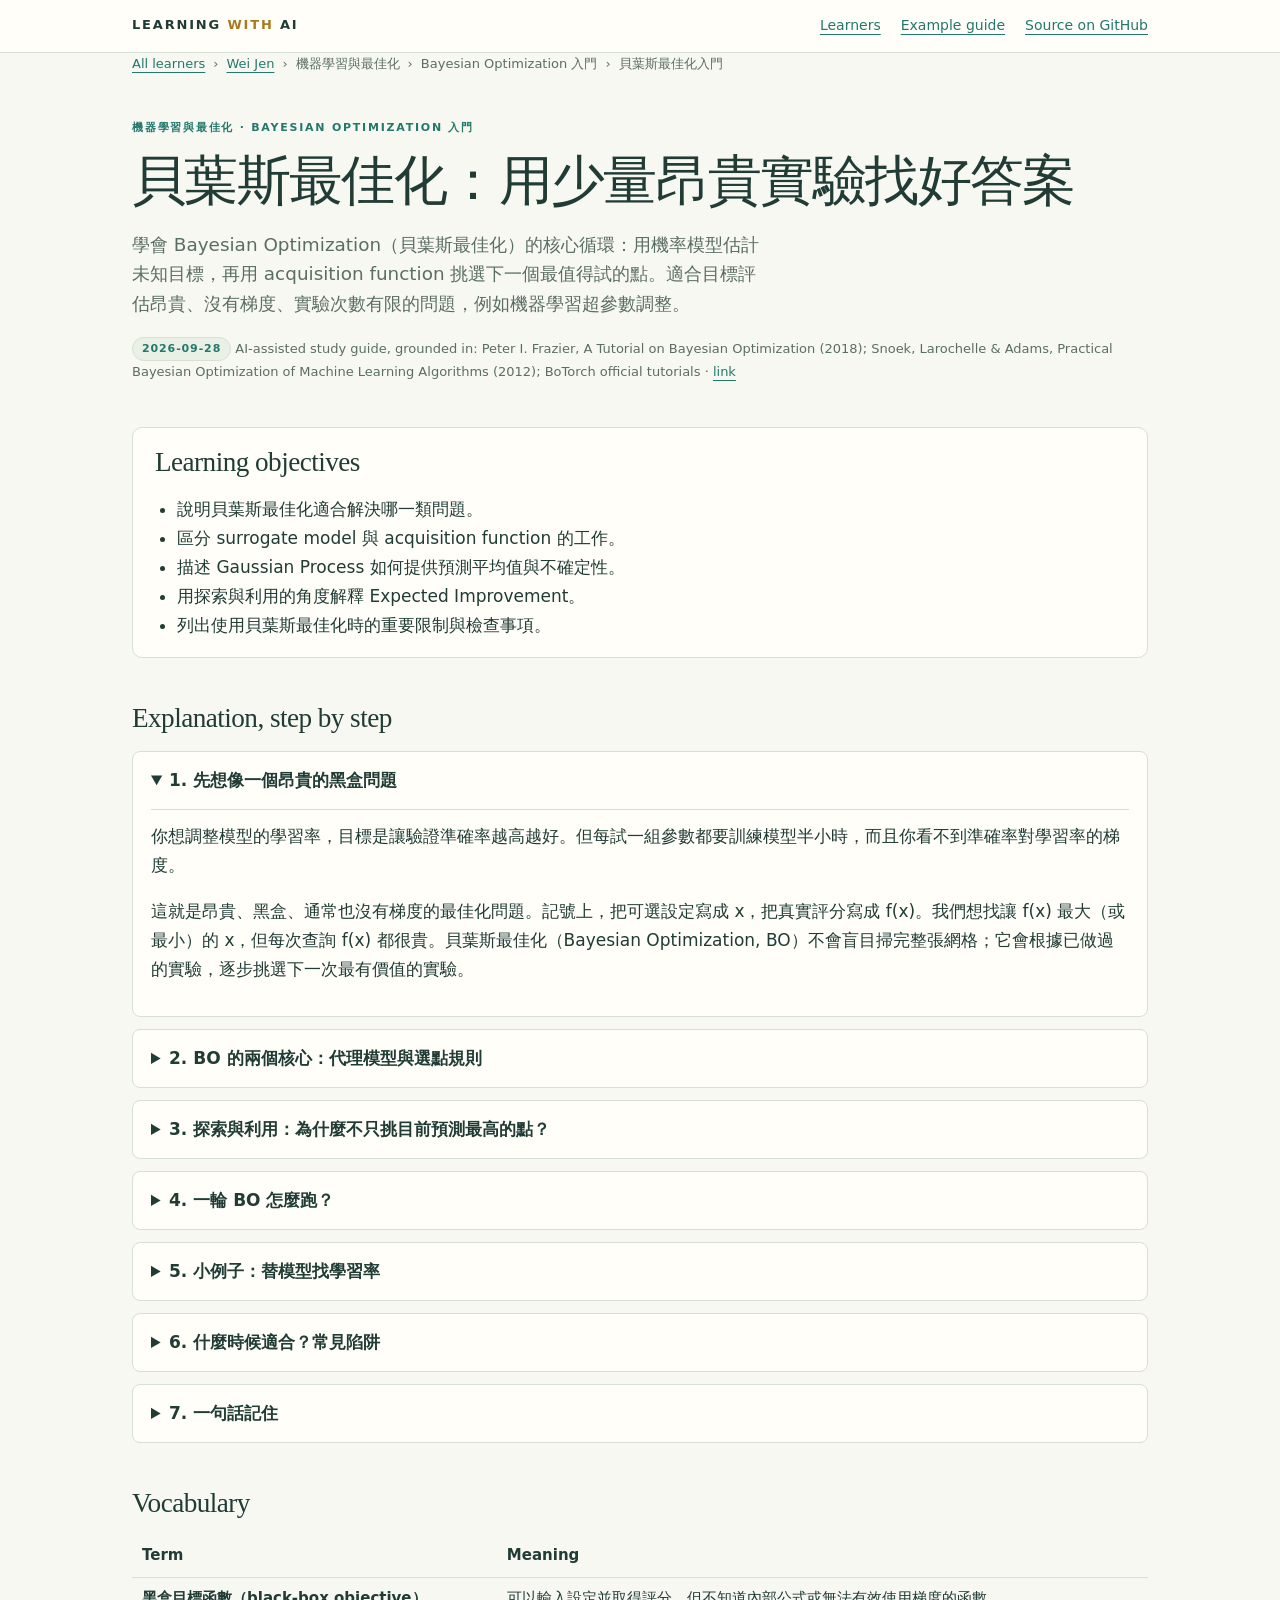
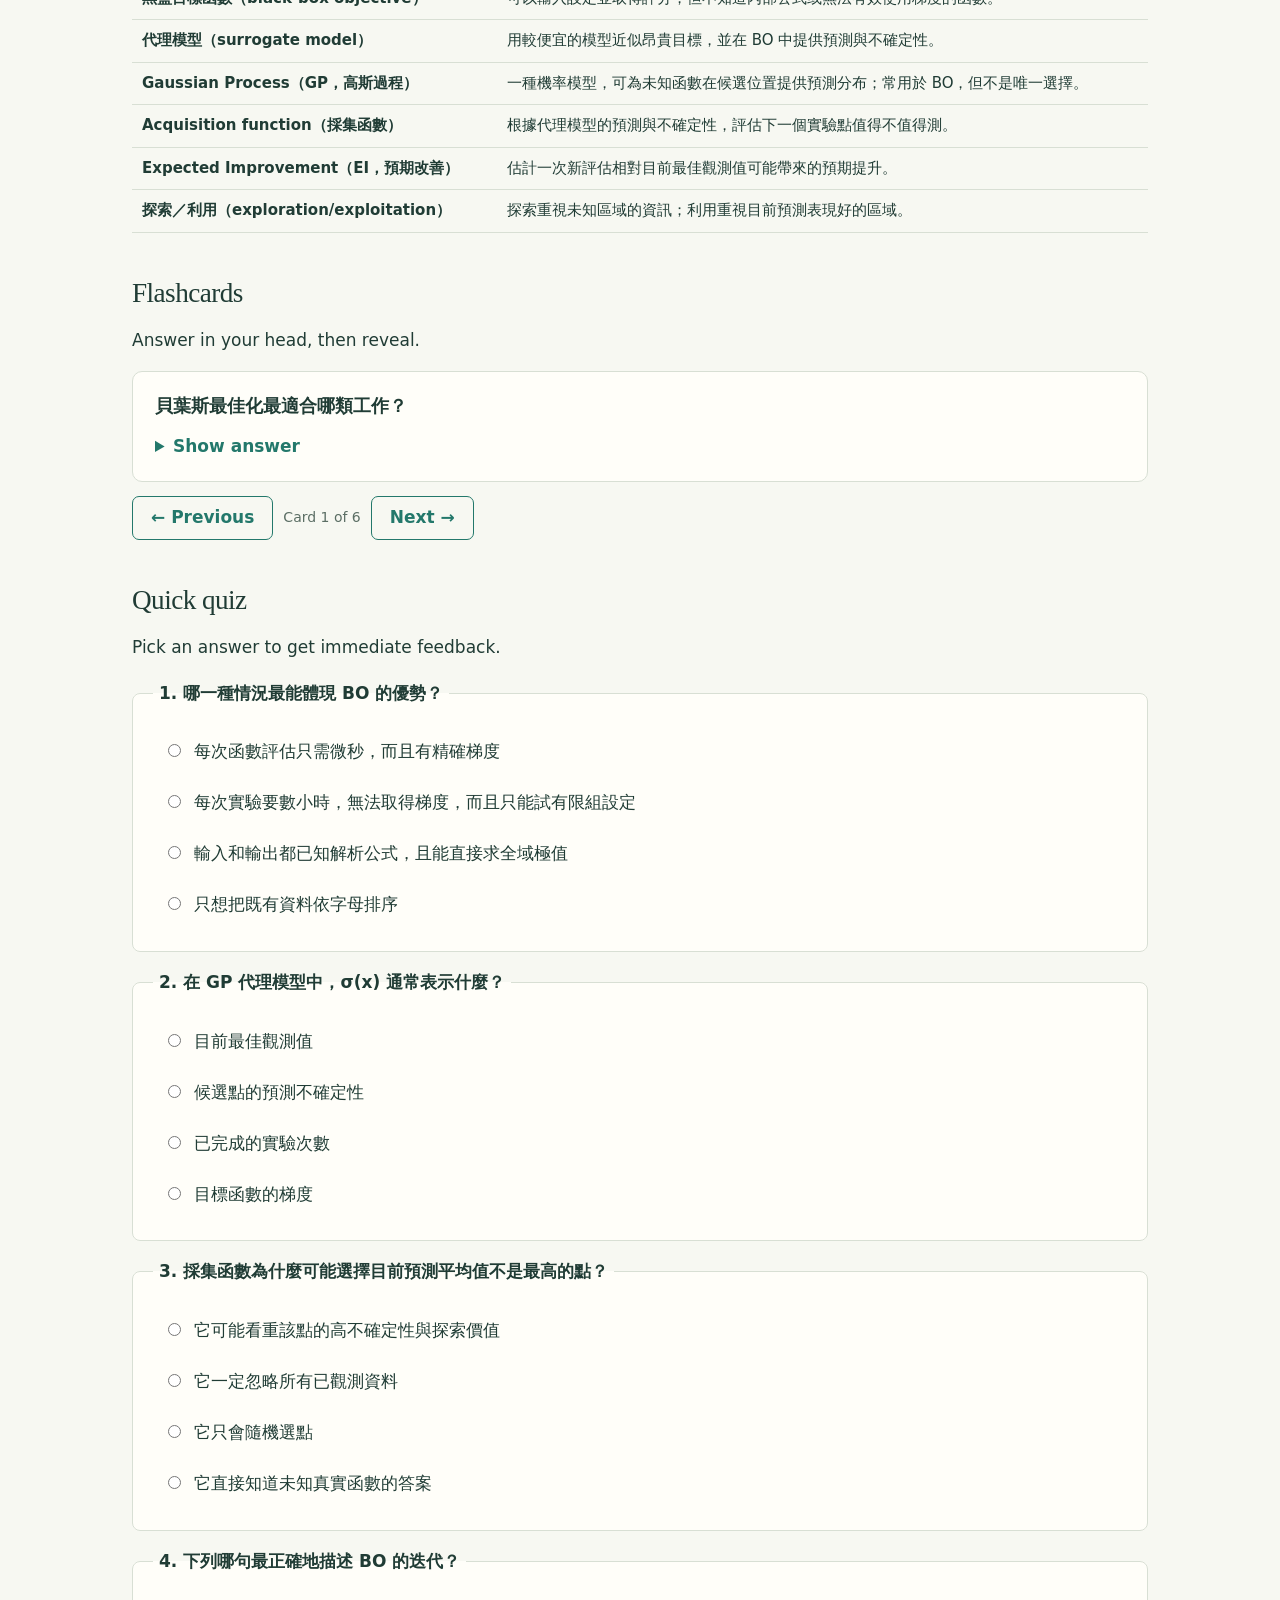
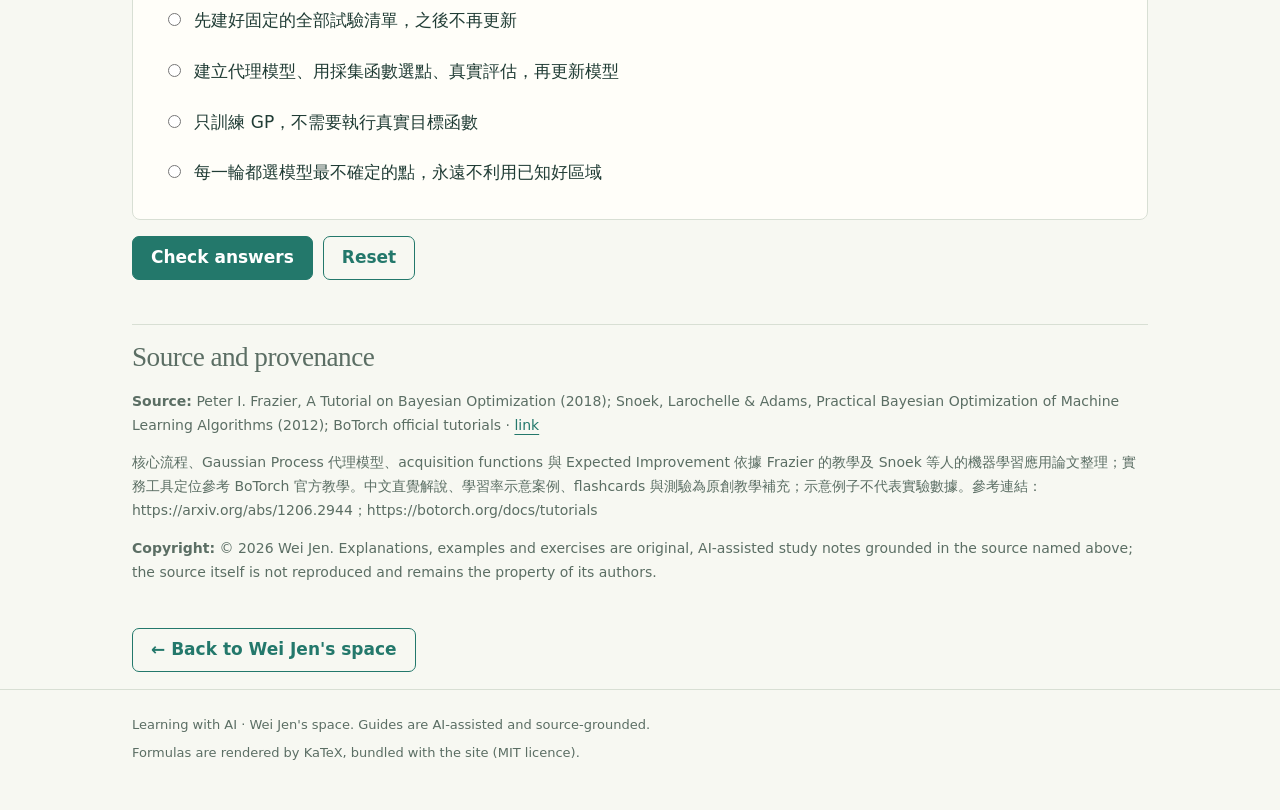
<file: weijen/machine-learning/bayesian-optimization-foundations/bayesian-optimization-intro/index.html>
<!doctype html>
<html lang="zh-Hant">
<head>
<meta charset="utf-8">
<meta name="viewport" content="width=device-width, initial-scale=1">
<meta name="description" content="學會 Bayesian Optimization（貝葉斯最佳化）的核心循環：用機率模型估計未知目標，再用 acquisition function 挑選下一個最值得試的點。適合目標評估昂貴、沒有梯度、實驗次數有限的問題，例如機器學習超參數調整。">
<meta name="learn-publish-id" content="2fa41807166c4367a41d0ac6daa26031">
<meta name="generator" content="hermes-azure learn_publisher">
<title>貝葉斯最佳化：用少量昂貴實驗找好答案 · Wei Jen · Learning with AI</title>
<link rel="icon" href="data:image/svg+xml,%3Csvg xmlns=%27http://www.w3.org/2000/svg%27 viewBox=%270 0 32 32%27%3E%3Crect width=%2732%27 height=%2732%27 rx=%277%27 fill=%27%2323786b%27/%3E%3Ctext x=%2716%27 y=%2722%27 font-family=%27Georgia,serif%27 font-size=%2719%27 text-anchor=%27middle%27 fill=%27%23fffef9%27%3EL%3C/text%3E%3C/svg%3E">
<link rel="stylesheet" href="../../../../assets/css/site.css">
<link rel="stylesheet" href="../../../../assets/vendor/katex/katex.min.css">
<script src="../../../../assets/vendor/katex/katex.min.js" defer></script>
<script src="../../../../assets/vendor/katex/contrib/auto-render.min.js" defer></script>
<script src="../../../../assets/js/site.js" defer></script>
</head>
<body>
<a class="skip" href="#main">Skip to content</a>
<header class="site-header">
  <div class="wrap">
    <a class="brand" href="../../../../">Learning <span>with</span> AI</a>
    <nav class="site-nav" aria-label="Site"><a href="../../../../">Learners</a><a href="../../../../examples/interactive-study-guide/">Example guide</a><a href="https://github.com/weijen-ai/learn">Source on GitHub</a></nav>
  </div>
</header>

<main id="main" class="wrap">
  <nav class="breadcrumb" aria-label="Breadcrumb">
    <ol>
      <li><a href="../../../../">All learners</a></li>
      <li><a href="../../../../weijen/">Wei Jen</a></li>
      <li>機器學習與最佳化</li>
      <li>Bayesian Optimization 入門</li>
      <li aria-current="page">貝葉斯最佳化入門</li>
    </ol>
  </nav>

  <section aria-labelledby="title">
    <p class="eyebrow">機器學習與最佳化 · Bayesian Optimization 入門</p>
    <h1 id="title">貝葉斯最佳化：用少量昂貴實驗找好答案</h1>
    <p class="lede">學會 Bayesian Optimization（貝葉斯最佳化）的核心循環：用機率模型估計未知目標，再用 acquisition function 挑選下一個最值得試的點。適合目標評估昂貴、沒有梯度、實驗次數有限的問題，例如機器學習超參數調整。</p>
    <p class="breadcrumb"><span class="badge">2026-09-28</span> AI-assisted study guide, grounded in: Peter I. Frazier, A Tutorial on Bayesian Optimization (2018); Snoek, Larochelle &amp; Adams, Practical Bayesian Optimization of Machine Learning Algorithms (2012); BoTorch official tutorials · <a href="https://arxiv.org/abs/1807.02811" rel="noopener">link</a></p>
  </section>

  <section class="objectives" aria-labelledby="objectives">
    <h2 id="objectives">Learning objectives</h2>
    <ul><li>說明貝葉斯最佳化適合解決哪一類問題。</li><li>區分 surrogate model 與 acquisition function 的工作。</li><li>描述 Gaussian Process 如何提供預測平均值與不確定性。</li><li>用探索與利用的角度解釋 Expected Improvement。</li><li>列出使用貝葉斯最佳化時的重要限制與檢查事項。</li></ul>
  </section>

  <section aria-labelledby="explain">
    <h2 id="explain">Explanation, step by step</h2>
<details class="step" open>
<summary>1. 先想像一個昂貴的黑盒問題</summary>
<div class="body">
<p>你想調整模型的學習率，目標是讓驗證準確率越高越好。但每試一組參數都要訓練模型半小時，而且你看不到準確率對學習率的梯度。</p>
<p>這就是昂貴、黑盒、通常也沒有梯度的最佳化問題。記號上，把可選設定寫成 x，把真實評分寫成 f(x)。我們想找讓 f(x) 最大（或最小）的 x，但每次查詢 f(x) 都很貴。貝葉斯最佳化（Bayesian Optimization, BO）不會盲目掃完整張網格；它會根據已做過的實驗，逐步挑選下一次最有價值的實驗。</p>
</div>
</details>
<details class="step">
<summary>2. BO 的兩個核心：代理模型與選點規則</summary>
<div class="body">
<p>BO 通常由兩個零件搭配：<br>- 代理模型（surrogate model）：近似昂貴的 f(x)，並估計自己有多不確定。Gaussian Process（高斯過程，GP）是常見選擇。對每個候選 x，GP 通常提供預測平均值 μ(x) 和預測標準差 σ(x)。<br>- Acquisition function（採集函數／選點效用）：把「目前預測看起來多好」和「還有多少不確定」合成一個分數，用來挑下一個實驗點。</p>
<p>直覺比喻：代理模型像一張帶有可信度標記的地圖；採集函數像探勘策略，決定要去已知富礦附近挖，還是去資訊不足的區域探查。GP 很常見，但不是所有 BO 方法都必須使用 GP。</p>
</div>
</details>
<details class="step">
<summary>3. 探索與利用：為什麼不只挑目前預測最高的點？</summary>
<div class="body">
<p>利用（exploitation）是去試模型認為表現很好的地方；探索（exploration）是去試目前不確定、可能藏著更好結果的地方。只利用容易困在已知的局部好區域；只探索則可能浪費實驗。BO 透過採集函數在兩者間取捨。</p>
<p>常見的 Expected Improvement（EI，預期改善）估計候選點超越目前最佳值的期望幅度。對最大化問題，若 GP 後驗近似為常態分布，可寫成：</p>
<p>z = (μ(x) − f* − ξ) / σ(x)<br>EI(x) = (μ(x) − f* − ξ) Φ(z) + σ(x) φ(z)</p>
<p>其中 f* 是目前最佳觀測值，ξ 是鼓勵探索的門檻，Φ 和 φ 分別是標準常態分布的累積分布函數與機率密度函數。公式的兩部分可粗略理解為：平均預測有沒有機會超越目前最佳，以及不確定性帶來的上行可能。實務上還有 UCB、Probability of Improvement 等選點規則；不同問題可選不同方法。</p>
</div>
</details>
<details class="step">
<summary>4. 一輪 BO 怎麼跑？</summary>
<div class="body">
<p>典型流程如下：<br>1. 定義可調參數、上下界、目標指標與每次評估的成本。<br>2. 先做幾個初始實驗，讓模型有基本資料；可用隨機或空間均勻的設計。<br>3. 用所有資料更新代理模型，得到每個候選點的預測與不確定性。<br>4. 最大化採集函數，選出下一個要測的 x。<br>5. 真的執行昂貴實驗，取得 y = f(x)，再把資料加回去。<br>6. 重複直到預算用完、表現足夠好，或近期改善很小。</p>
<p>核心是每次實驗後都更新模型；BO 不是先一次排好所有試驗，而是序列式地根據新結果調整下一步。</p>
</div>
</details>
<details class="step">
<summary>5. 小例子：替模型找學習率</summary>
<div class="body">
<p>假設 x 是學習率的 log 尺度，f(x) 是模型驗證準確率。你先測了幾個分散的設定，發現某一帶效果不錯；但離已測點較遠的另一帶仍很不確定。</p>
<p>只看 μ(x)，代理模型可能會挑「目前預測最高」的位置；EI 則也會考量 σ(x)，所以可能選擇一個預測不錯、又有機會帶來新資訊的位置。新訓練完成後，將真實準確率回填，GP 更新，下一輪選點也會改變。這是示意情境，不是特定模型實驗的真實數據。</p>
</div>
</details>
<details class="step">
<summary>6. 什麼時候適合？常見陷阱</summary>
<div class="body">
<p>通常值得考慮 BO 的情況：每次評估很花時間或金錢、只能做有限次試驗、不容易取得梯度，而搜尋空間不是極高維。Frazier 的教學將標準 BO 特別定位在昂貴、連續、相對低維的黑盒函數；維度、離散變數、噪音或限制條件增加時，可能需要不同代理模型或專門的 BO 變體。</p>
<p>使用前先確認：<br>- 目標指標是否定義清楚，且每次比較方式一致？<br>- 評估有噪音嗎？若有，不能把一次偶然高分當成確定最佳值；應用適合 noisy observations 的方法。<br>- 參數尺度與上下界合理嗎？GP 對尺度、核函數和平滑度假設可能敏感。<br>- 是否能平行跑實驗？標準序列式 BO 不會自動等於批次 BO。<br>- 如果評估很便宜，隨機搜尋或其他簡單方法可能更划算。</p>
<p>BO 是節省昂貴評估次數的策略，不保證每次都找到全域最佳解。</p>
</div>
</details>
<details class="step">
<summary>7. 一句話記住</summary>
<div class="body">
<p>貝葉斯最佳化的節奏是：「先用已知實驗建立一張帶不確定性的地圖，再選最值得試的下一點；取得結果後更新地圖，繼續迭代。」</p>
<p>代理模型回答『我目前相信什麼、還不確定什麼？』；採集函數回答『下一次最值得在哪裡花成本？』</p>
</div>
</details>
  </section>

<section aria-labelledby="vocab">
<h2 id="vocab">Vocabulary</h2>
<div class="table-wrap"><table><thead><tr><th scope="col">Term</th><th scope="col">Meaning</th></tr></thead><tbody><tr><th scope="row">黑盒目標函數（black-box objective）</th><td>可以輸入設定並取得評分，但不知道內部公式或無法有效使用梯度的函數。</td></tr><tr><th scope="row">代理模型（surrogate model）</th><td>用較便宜的模型近似昂貴目標，並在 BO 中提供預測與不確定性。</td></tr><tr><th scope="row">Gaussian Process（GP，高斯過程）</th><td>一種機率模型，可為未知函數在候選位置提供預測分布；常用於 BO，但不是唯一選擇。</td></tr><tr><th scope="row">Acquisition function（採集函數）</th><td>根據代理模型的預測與不確定性，評估下一個實驗點值得不值得測。</td></tr><tr><th scope="row">Expected Improvement（EI，預期改善）</th><td>估計一次新評估相對目前最佳觀測值可能帶來的預期提升。</td></tr><tr><th scope="row">探索／利用（exploration/exploitation）</th><td>探索重視未知區域的資訊；利用重視目前預測表現好的區域。</td></tr></tbody></table></div>
</section>
<section aria-labelledby="flashcards">
<h2 id="flashcards">Flashcards</h2>
<p>Answer in your head, then reveal.</p>
<div class="flashcard-deck">
<article class="flashcard">
<p class="prompt">貝葉斯最佳化最適合哪類工作？</p>
<details><summary>Show answer</summary><div class="answer"><p>每次評估昂貴、可用評估次數有限、目標像黑盒且沒有可用梯度的最佳化問題。</p></div></details>
</article>
<article class="flashcard">
<p class="prompt">代理模型在 BO 中做什麼？</p>
<details><summary>Show answer</summary><div class="answer"><p>根據過去實驗近似目標函數，並估計候選點的預測值與不確定性。</p></div></details>
</article>
<article class="flashcard">
<p class="prompt">Acquisition function 在 BO 中做什麼？</p>
<details><summary>Show answer</summary><div class="answer"><p>把目前預測表現與不確定性轉成選點效用，決定下一個要評估的位置。</p></div></details>
</article>
<article class="flashcard">
<p class="prompt">GP 的 μ(x) 和 σ(x) 各代表什麼？</p>
<details><summary>Show answer</summary><div class="answer"><p>μ(x) 是預測平均值；σ(x) 表示預測的不確定程度。</p></div></details>
</article>
<article class="flashcard">
<p class="prompt">Exploration 與 exploitation 的差別？</p>
<details><summary>Show answer</summary><div class="answer"><p>Exploration 去不確定區域收集資訊；exploitation 去目前看起來表現好的區域。</p></div></details>
</article>
<article class="flashcard">
<p class="prompt">EI 主要考量什麼？</p>
<details><summary>Show answer</summary><div class="answer"><p>新點超越目前最佳觀測值的預期改善幅度；它兼顧預測好壞與不確定性。</p></div></details>
</article>
</div>
</section>
<section aria-labelledby="quiz">
<h2 id="quiz">Quick quiz</h2>
<p>Pick an answer to get immediate feedback.</p>
<form class="quiz" novalidate>
<fieldset class="quiz-item" data-answer="b" data-explain="BO 的主要價值在於用較少次昂貴、黑盒、無梯度的評估來尋找好設定。">
<legend>1. 哪一種情況最能體現 BO 的優勢？</legend>
<label><input type="radio" name="q1" value="a"> 每次函數評估只需微秒，而且有精確梯度</label>
<label><input type="radio" name="q1" value="b"> 每次實驗要數小時，無法取得梯度，而且只能試有限組設定</label>
<label><input type="radio" name="q1" value="c"> 輸入和輸出都已知解析公式，且能直接求全域極值</label>
<label><input type="radio" name="q1" value="d"> 只想把既有資料依字母排序</label>
</fieldset>
<fieldset class="quiz-item" data-answer="b" data-explain="σ(x) 越大代表模型對該候選點越不確定；這會影響探索型採集函數的分數。">
<legend>2. 在 GP 代理模型中，σ(x) 通常表示什麼？</legend>
<label><input type="radio" name="q2" value="a"> 目前最佳觀測值</label>
<label><input type="radio" name="q2" value="b"> 候選點的預測不確定性</label>
<label><input type="radio" name="q2" value="c"> 已完成的實驗次數</label>
<label><input type="radio" name="q2" value="d"> 目標函數的梯度</label>
</fieldset>
<fieldset class="quiz-item" data-answer="a" data-explain="有不確定性的區域可能藏著更好結果；探索價值可能值得支付一次評估成本。">
<legend>3. 採集函數為什麼可能選擇目前預測平均值不是最高的點？</legend>
<label><input type="radio" name="q3" value="a"> 它可能看重該點的高不確定性與探索價值</label>
<label><input type="radio" name="q3" value="b"> 它一定忽略所有已觀測資料</label>
<label><input type="radio" name="q3" value="c"> 它只會隨機選點</label>
<label><input type="radio" name="q3" value="d"> 它直接知道未知真實函數的答案</label>
</fieldset>
<fieldset class="quiz-item" data-answer="b" data-explain="BO 會反覆把真實評估結果加入資料，再更新模型與下一步選點。">
<legend>4. 下列哪句最正確地描述 BO 的迭代？</legend>
<label><input type="radio" name="q4" value="a"> 先建好固定的全部試驗清單，之後不再更新</label>
<label><input type="radio" name="q4" value="b"> 建立代理模型、用採集函數選點、真實評估，再更新模型</label>
<label><input type="radio" name="q4" value="c"> 只訓練 GP，不需要執行真實目標函數</label>
<label><input type="radio" name="q4" value="d"> 每一輪都選模型最不確定的點，永遠不利用已知好區域</label>
</fieldset>
<p class="quiz-score" role="status" aria-live="polite"></p>
<div class="quiz-actions"><button type="submit" class="button">Check answers</button><button type="reset" class="button secondary">Reset</button></div>
</form>
</section>
  <section class="provenance" aria-labelledby="source">
    <h2 id="source">Source and provenance</h2>
    <p><strong>Source:</strong> Peter I. Frazier, A Tutorial on Bayesian Optimization (2018); Snoek, Larochelle &amp; Adams, Practical Bayesian Optimization of Machine Learning Algorithms (2012); BoTorch official tutorials · <a href="https://arxiv.org/abs/1807.02811" rel="noopener">link</a></p>
    <p>核心流程、Gaussian Process 代理模型、acquisition functions 與 Expected Improvement 依據 Frazier 的教學及 Snoek 等人的機器學習應用論文整理；實務工具定位參考 BoTorch 官方教學。中文直覺解說、學習率示意案例、flashcards 與測驗為原創教學補充；示意例子不代表實驗數據。參考連結：https://arxiv.org/abs/1206.2944；https://botorch.org/docs/tutorials</p>
    <p><strong>Copyright:</strong> © 2026 Wei Jen. Explanations, examples and exercises are original, AI-assisted study notes grounded in the source named above; the source itself is not reproduced and remains the property of its authors.</p>
  </section>

  <p><a class="button secondary" href="../../../../weijen/">← Back to Wei Jen's space</a></p>
</main>

<footer class="site-footer">
  <div class="wrap">
    <p>Learning with AI · Wei Jen's space. Guides are AI-assisted and source-grounded.</p>
    <p>Formulas are rendered by KaTeX, bundled with the site (MIT licence).</p>
  </div>
</footer>
</body>
</html>
</file>
<file: assets/css/site.css>
/* Learning with AI — shared visual foundation. No framework, no build step.
   Tokens follow the MML reading companion so guides can migrate without restyling. */
:root{--paper:#f7f8f2;--ink:#203c35;--muted:#5b6e64;--teal:#23786b;--teal-dark:#185b50;--gold:#a77b1d;--coral:#b84b39;--line:#d8dfd4;--soft:#eaf0e5;--white:#fffef9;--max:1080px}
*{box-sizing:border-box}
html{scroll-behavior:smooth}
body{margin:0;background:var(--paper);color:var(--ink);font:17px/1.7 system-ui,-apple-system,BlinkMacSystemFont,"Segoe UI","Noto Sans TC","PingFang TC",sans-serif}
a{color:var(--teal);text-decoration-thickness:1px;text-underline-offset:4px}
a:hover{color:var(--teal-dark)}
button,input,select{font:inherit}
p{margin:0 0 1em}
h1,h2,h3{line-height:1.2}
h1,h2{font-family:Georgia,"Times New Roman","Noto Serif TC",serif;font-weight:400}
h1{font-size:clamp(2rem,4.5vw,3.4rem);letter-spacing:-.03em;margin:8px 0 16px}
h2{font-size:1.7rem;letter-spacing:-.02em;margin:0 0 16px}
h3{font-size:1.1rem;margin:0 0 8px}
strong{font-weight:650}
:focus-visible{outline:3px solid var(--gold);outline-offset:3px}
.skip{position:absolute;top:-100px;left:10px;z-index:10;background:var(--white);padding:10px 14px;border:1px solid var(--line);border-radius:6px}
.skip:focus{top:10px}
.wrap{max-width:var(--max);margin:0 auto;padding:0 clamp(16px,4vw,32px)}
.site-header{border-bottom:1px solid var(--line);background:var(--white)}
.site-header .wrap{display:flex;align-items:center;justify-content:space-between;gap:12px 24px;flex-wrap:wrap;padding-top:14px;padding-bottom:14px}
.brand{text-decoration:none;color:var(--ink);font:700 13px/1.3 system-ui,sans-serif;letter-spacing:.14em;text-transform:uppercase}
.brand span{color:var(--gold)}
.site-nav{display:flex;gap:6px 20px;flex-wrap:wrap;font-size:14px}
.site-nav a[aria-current=page]{color:var(--ink);font-weight:600;text-decoration:none}
main{padding:28px 0 56px}
section{margin:44px 0}
.eyebrow{font-size:11px;font-weight:700;letter-spacing:.16em;color:var(--teal);text-transform:uppercase}
.lede{font-size:1.15rem;color:var(--muted);max-width:640px;line-height:1.6}
.breadcrumb{font-size:13px;color:var(--muted);margin:0 0 6px}
.breadcrumb ol{list-style:none;display:flex;flex-wrap:wrap;gap:4px 8px;padding:0;margin:0}
.breadcrumb li+li::before{content:"›";margin-right:8px;color:var(--muted)}
.cards{display:grid;grid-template-columns:repeat(auto-fill,minmax(240px,1fr));gap:14px;margin:20px 0}
.card{display:block;border:1px solid var(--line);background:var(--white);border-radius:10px;padding:20px;color:var(--ink);text-decoration:none;transition:transform .15s,box-shadow .15s}
a.card:hover{transform:translateY(-2px);box-shadow:0 6px 18px rgba(32,60,53,.08)}
.card h3{font:22px/1.2 Georgia,"Times New Roman",serif;margin:10px 0 8px}
.card p{font-size:14px;color:var(--muted);margin:0}
.card .meta{display:block;font-size:12px;color:var(--muted);margin-top:12px}
.button{display:inline-block;border:1px solid var(--teal);background:var(--teal);color:#fff;padding:9px 18px;border-radius:7px;font-weight:600;line-height:1.4;text-decoration:none;cursor:pointer}
.button:hover{background:var(--teal-dark);color:#fff}
.button.secondary{background:transparent;color:var(--teal)}
.button.secondary:hover{background:var(--soft)}
.button:disabled{opacity:.45;cursor:default}
.badge{display:inline-block;font-size:11px;font-weight:700;letter-spacing:.08em;text-transform:uppercase;padding:2px 9px;border-radius:999px;background:var(--soft);color:var(--teal);border:1px solid var(--line);vertical-align:middle}
.badge.gold{color:var(--gold)}
.badge.coral{color:var(--coral)}
.badge.muted{color:var(--muted)}
.empty{border:1px dashed #b9c5bb;border-radius:10px;padding:26px 20px;text-align:center;color:var(--muted);font-size:15px}
.empty p{margin:0}
.notice{border-left:3px solid var(--teal);background:var(--soft);padding:14px 18px;font-size:14px;border-radius:0 8px 8px 0;margin:16px 0}
.notice.gold{border-color:var(--gold)}
.notice p:last-child{margin:0}
ul.plain{list-style:none;padding:0;margin:0}
ul.plain li{padding:10px 0;border-bottom:1px solid var(--line)}
ul.plain li:last-child{border-bottom:0}
.site-footer{border-top:1px solid var(--line);padding:24px 0 40px;font-size:13px;color:var(--muted)}
.site-footer p{margin:0 0 6px}
/* Study-guide primitives */
.objectives{background:var(--white);border:1px solid var(--line);border-radius:10px;padding:18px 22px}
.objectives ul{margin:8px 0 0;padding-left:22px}
details.step{border:1px solid var(--line);border-radius:8px;background:var(--white);padding:0 18px;margin:12px 0}
details.step summary{cursor:pointer;padding:14px 0;font-weight:600;list-style-position:inside}
details.step[open] summary{border-bottom:1px solid var(--line)}
details.step .body{padding:12px 0 16px}
.math-block{background:var(--soft);border:1px solid var(--line);border-radius:9px;padding:18px;margin:18px 0;overflow-x:auto;text-align:center;font-size:1.1rem}
.katex-display{margin:0}
.flashcard{border:1px solid var(--line);background:var(--white);border-radius:10px;padding:20px 22px;margin:14px 0}
.flashcard .prompt{font-size:1.1rem;font-weight:600;margin:0 0 10px}
.flashcard details summary{cursor:pointer;color:var(--teal);font-weight:600}
.flashcard details .answer{margin-top:12px;padding-top:12px;border-top:1px dashed var(--line)}
.deck-nav{display:flex;align-items:center;gap:10px;flex-wrap:wrap;margin:12px 0}
.deck-nav output{font-size:14px;color:var(--muted)}
.quiz-item{border:1px solid var(--line);border-radius:8px;padding:16px 20px 18px;margin:16px 0;background:var(--white)}
.quiz-item legend{font-weight:600;padding:0 6px}
.quiz-item label{display:block;margin:6px 0;padding:8px 10px;border-radius:6px;cursor:pointer}
.quiz-item label:hover{background:var(--soft)}
.quiz-item input{accent-color:var(--teal);margin-right:8px}
.quiz-feedback{margin-top:12px;padding:12px 14px;border-radius:6px;font-size:14px;background:var(--soft)}
.quiz-feedback:empty{display:none}
.quiz-feedback.correct{border-left:3px solid var(--teal)}
.quiz-feedback.incorrect{border-left:3px solid var(--coral)}
.quiz-score{font-weight:600;margin:12px 0 0}
.quiz-actions{display:flex;gap:10px;flex-wrap:wrap;margin-top:12px}
.provenance{font-size:14px;color:var(--muted);border-top:1px solid var(--line);padding-top:16px}
table{border-collapse:collapse;width:100%;font-size:15px}
th,td{text-align:left;padding:8px 10px;border-bottom:1px solid var(--line)}
.table-wrap{overflow-x:auto}
@media (max-width:640px){body{font-size:16px}.card{padding:16px}.site-header .wrap{padding-top:12px;padding-bottom:12px}h2{font-size:1.45rem}}
@media (prefers-reduced-motion:reduce){html{scroll-behavior:auto}a.card{transition:none}}
</file>
